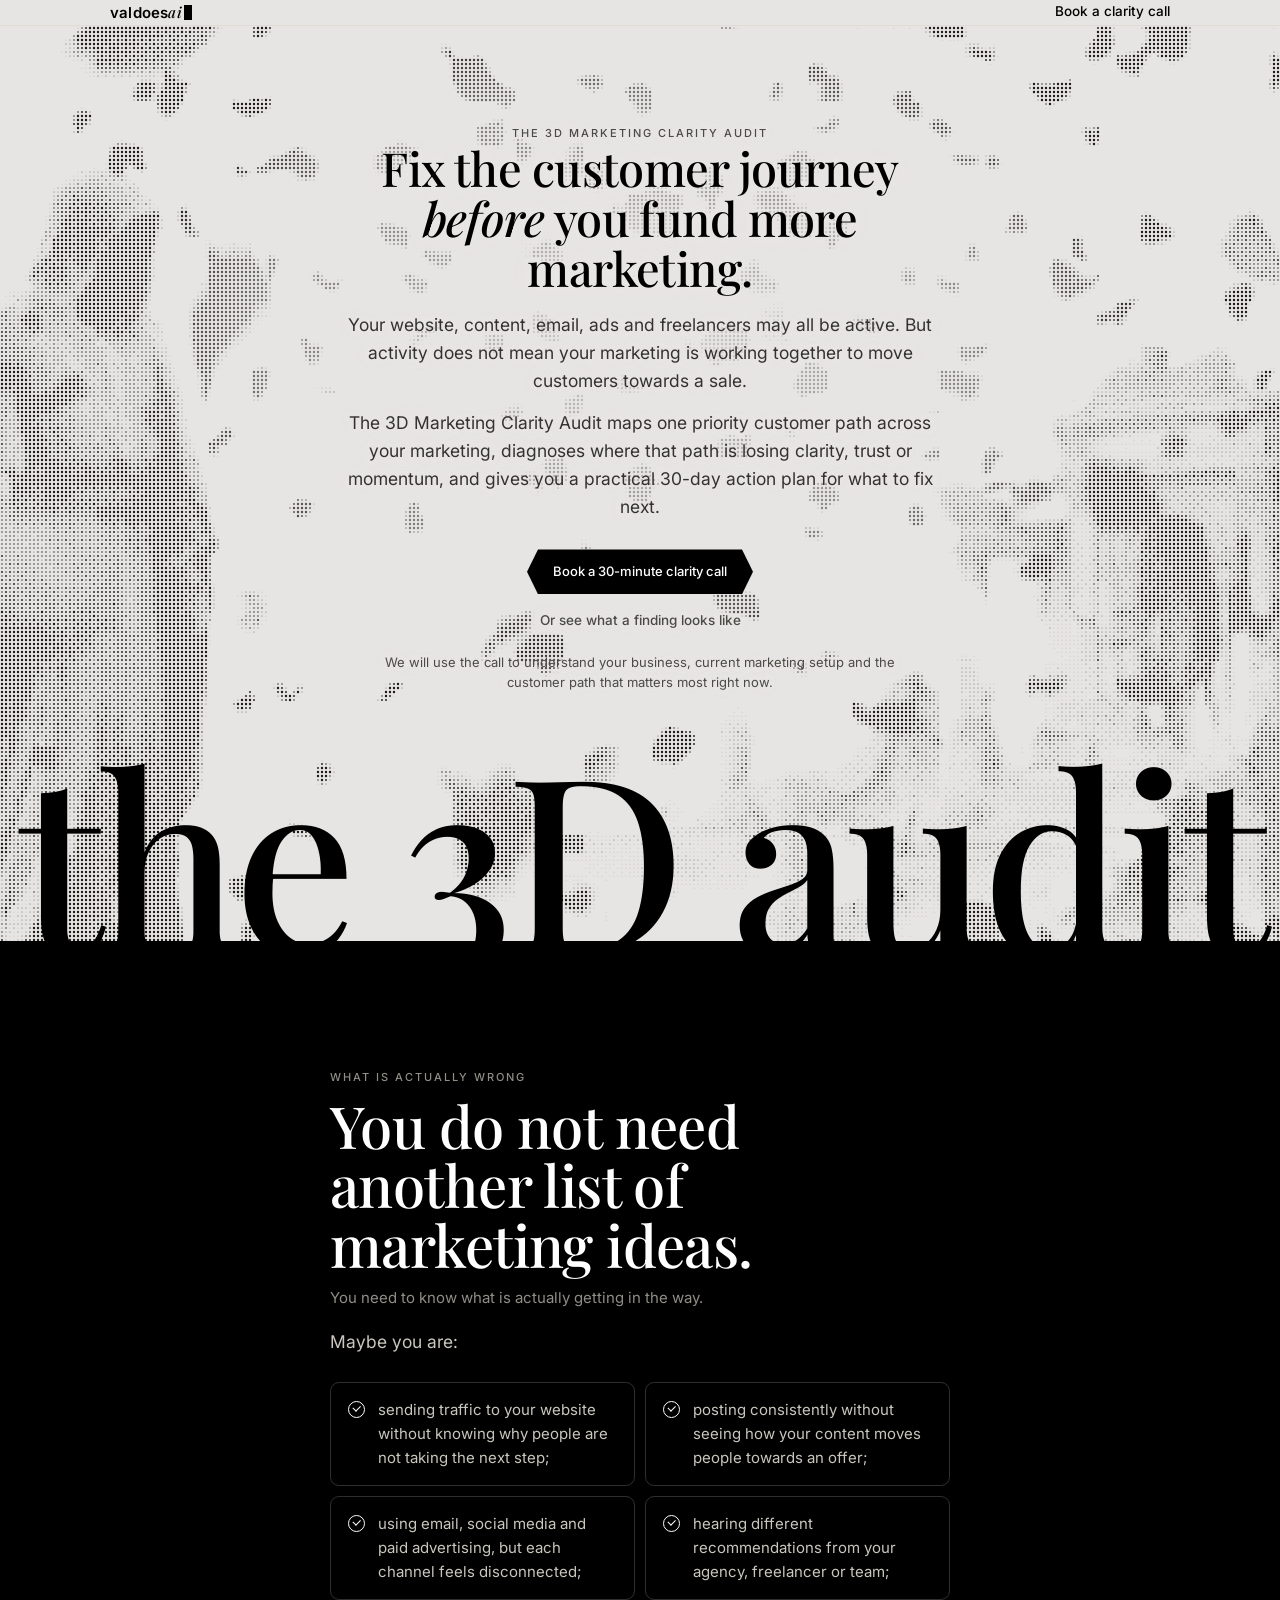
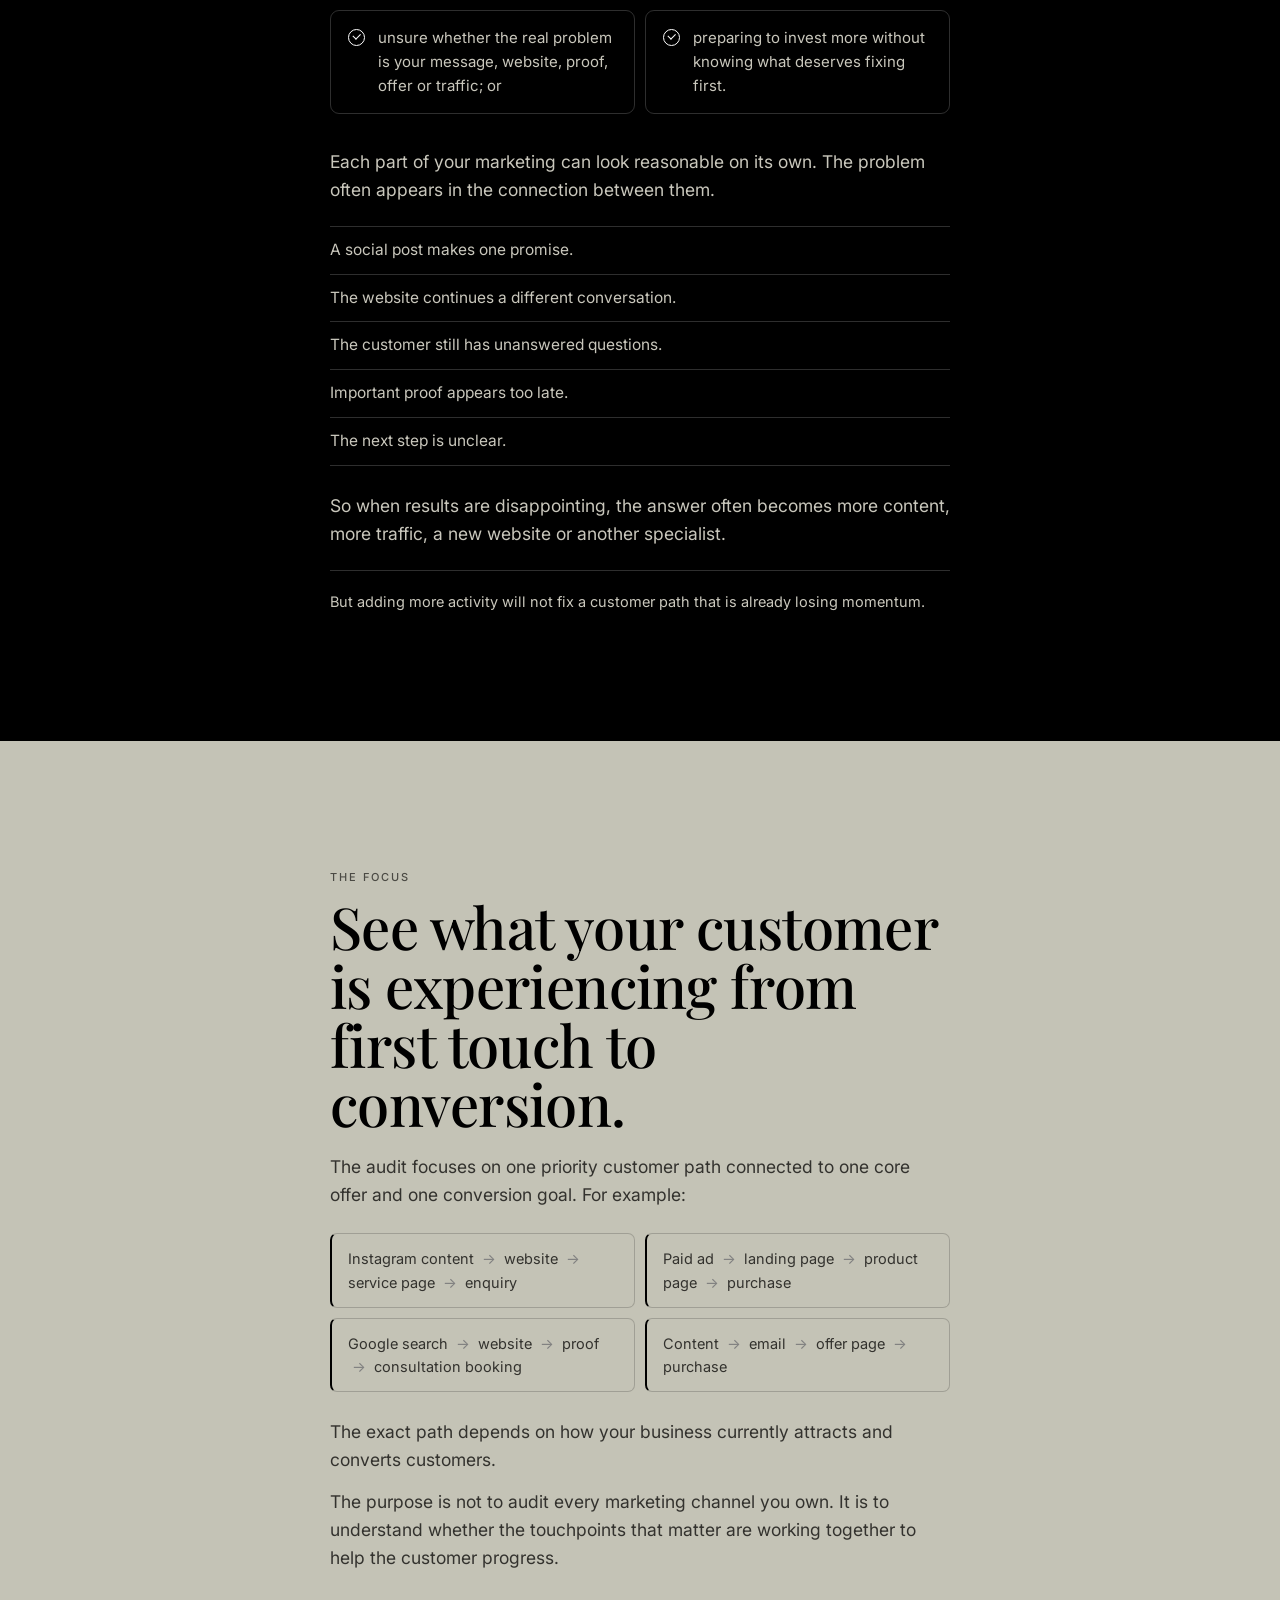
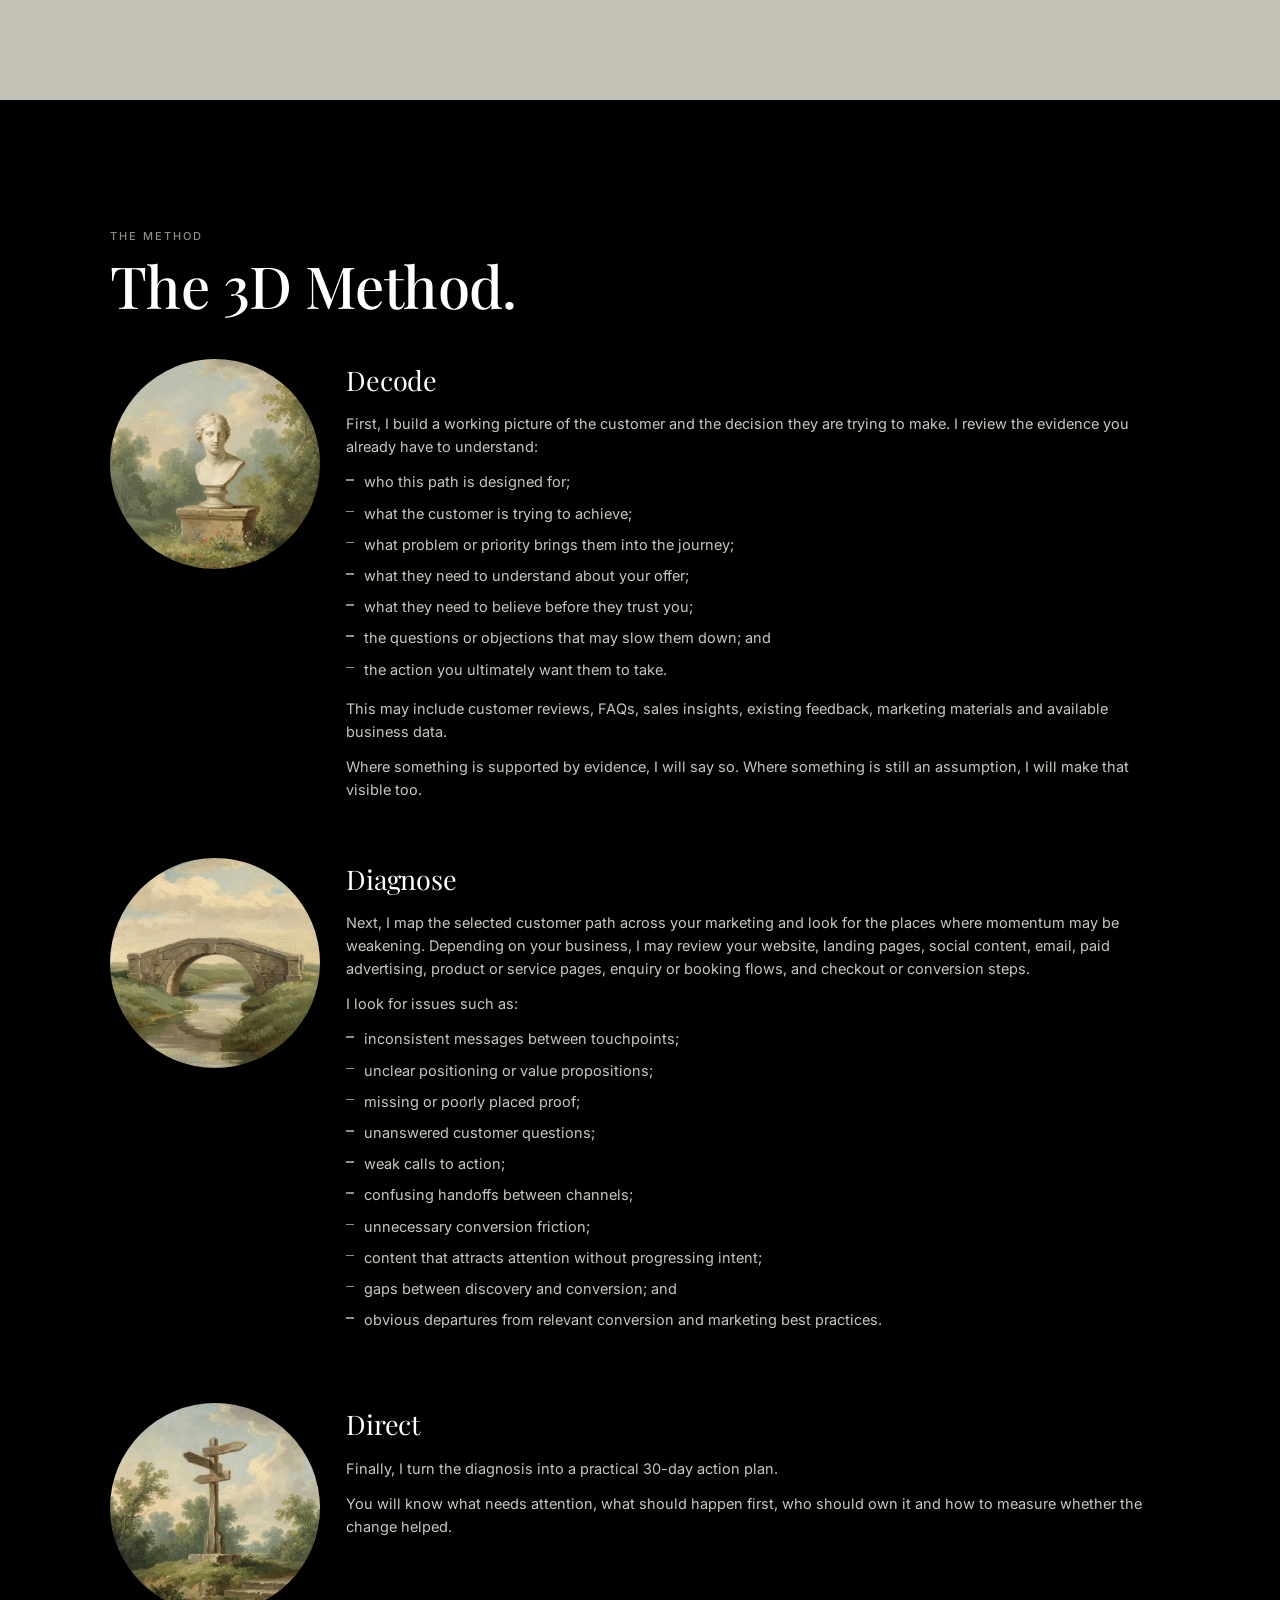
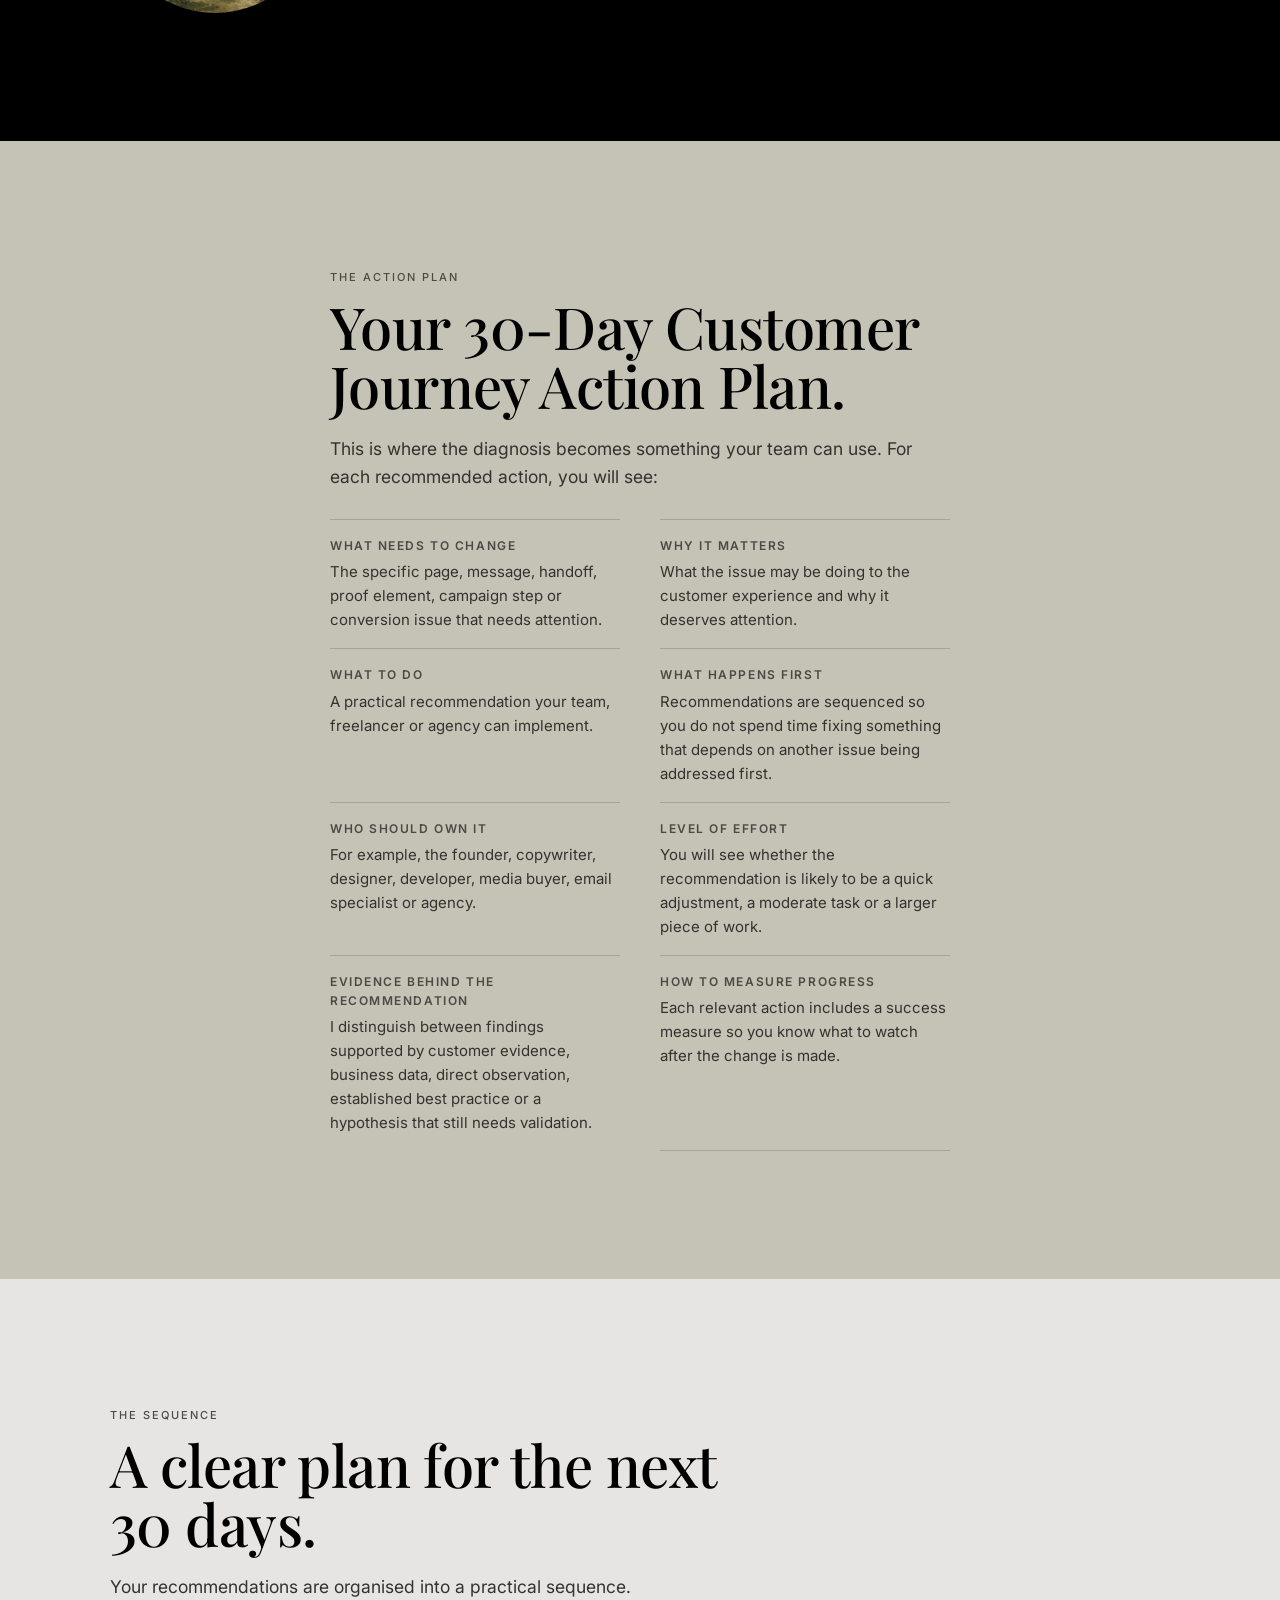
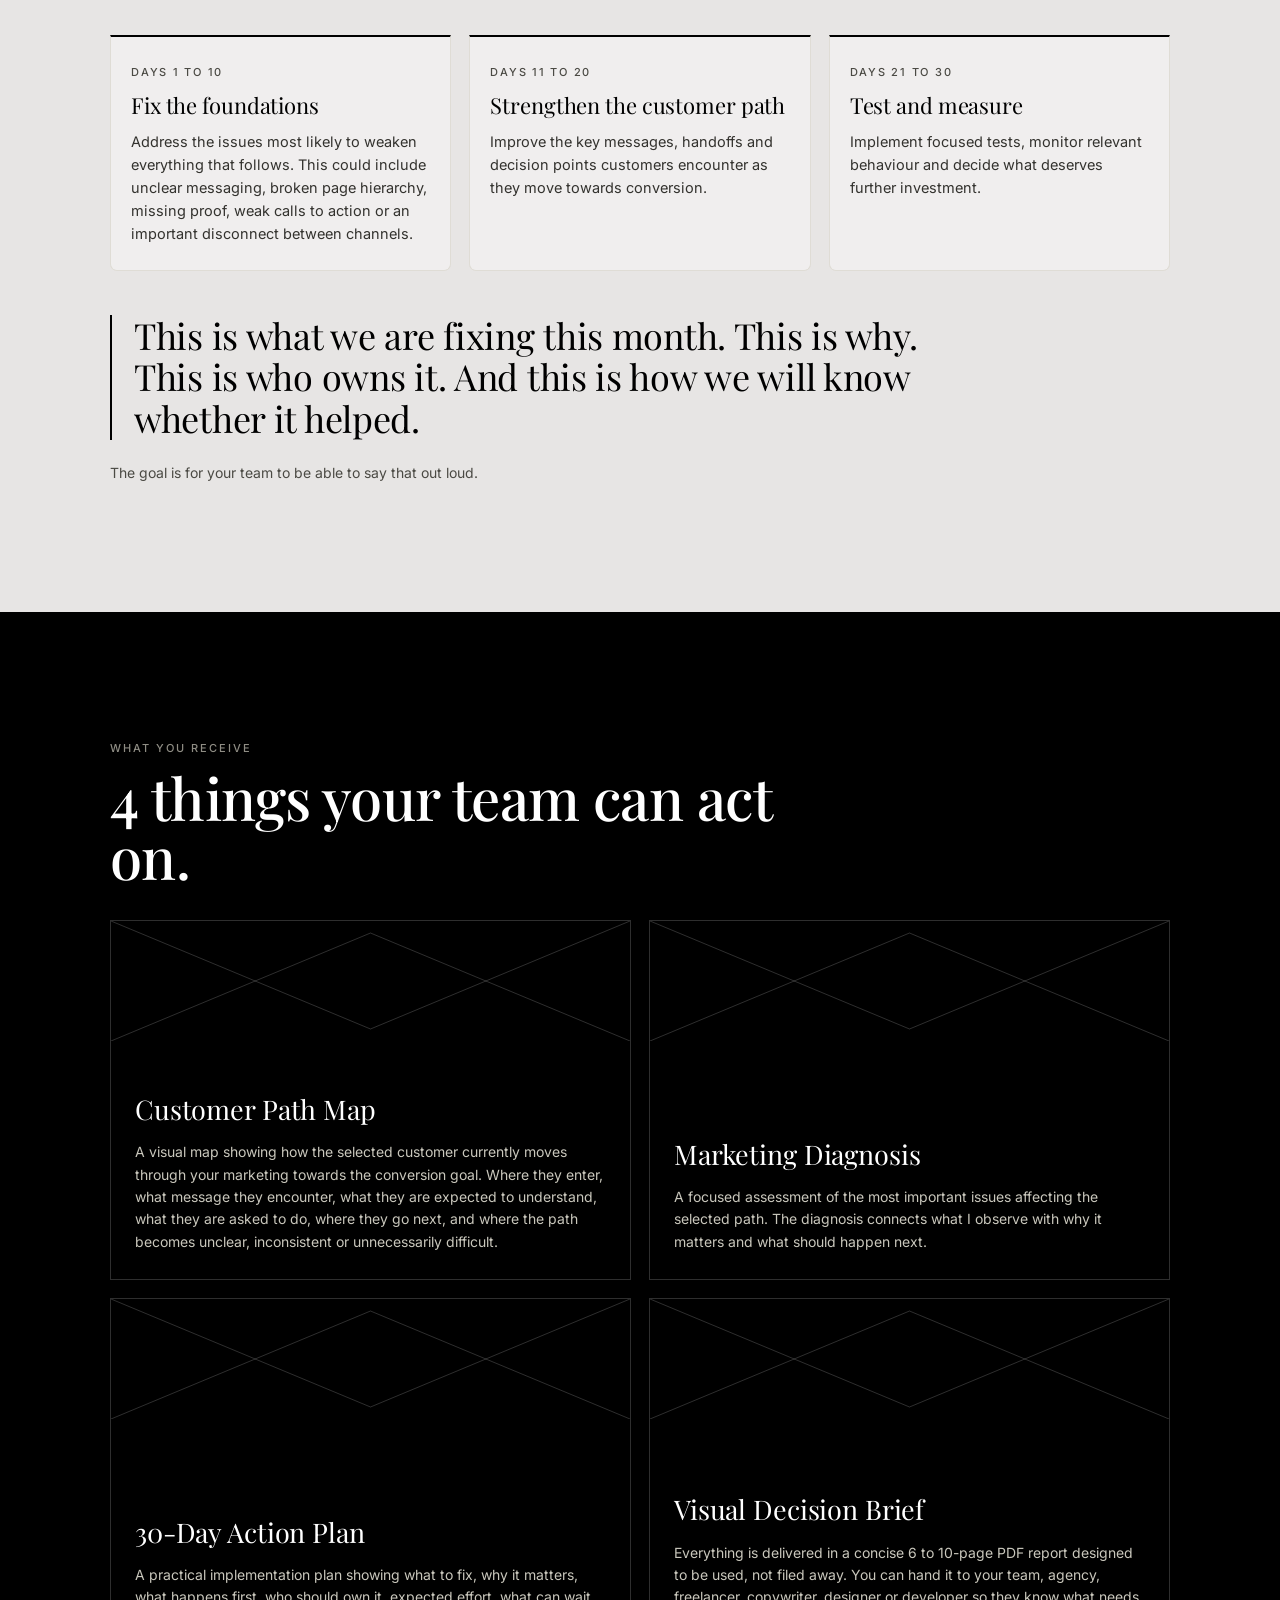
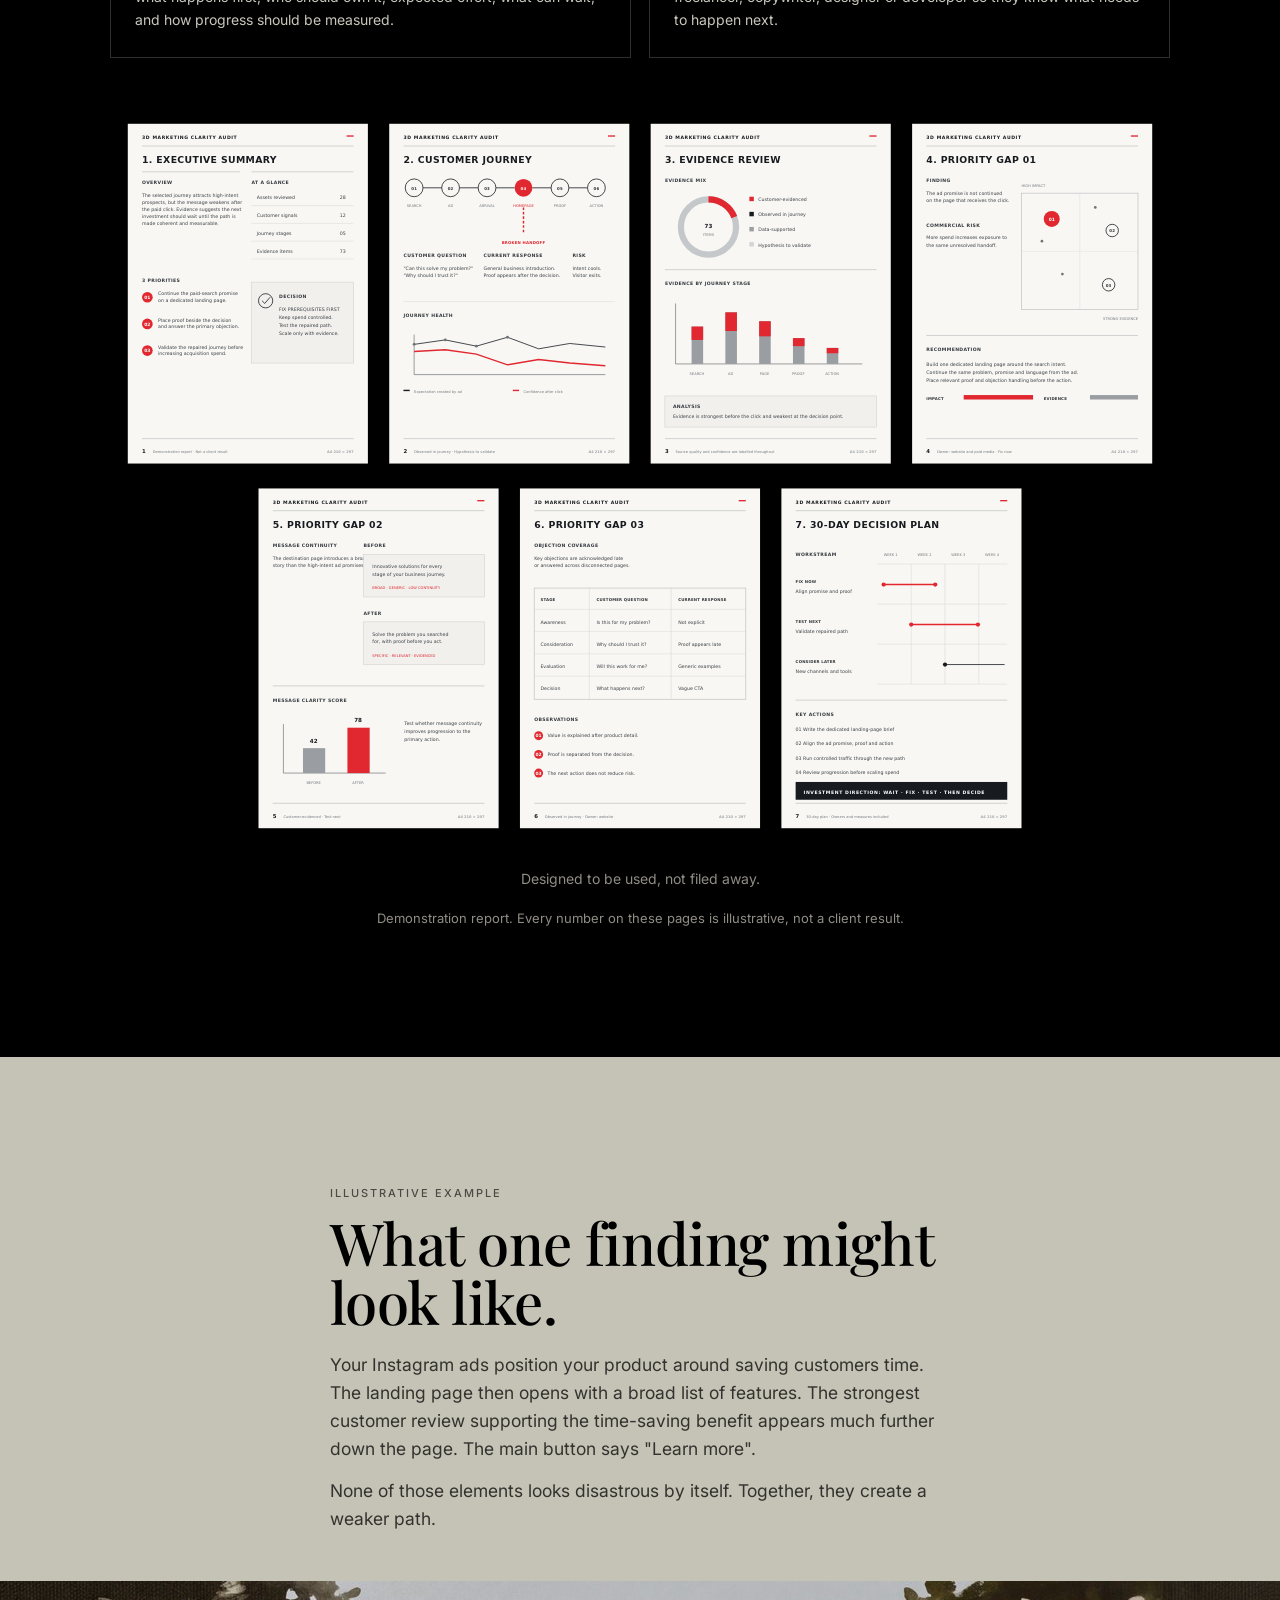
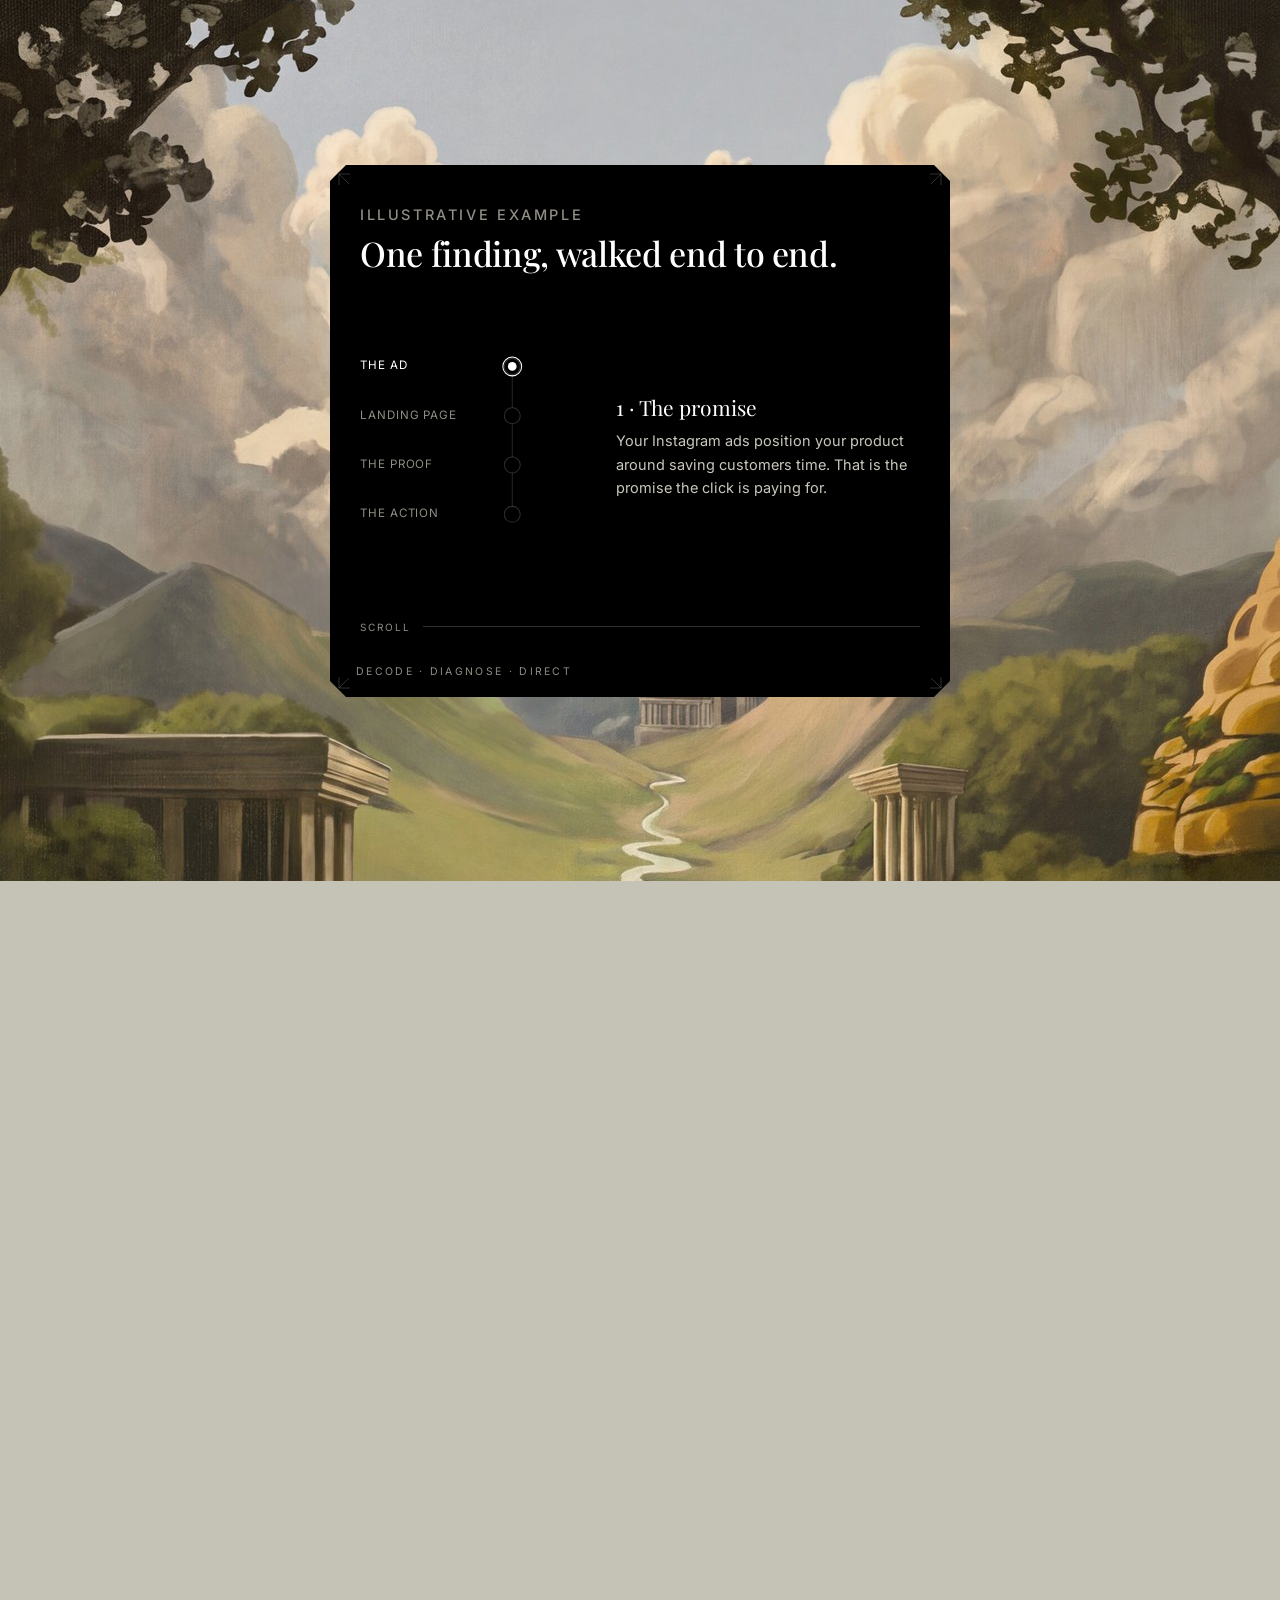
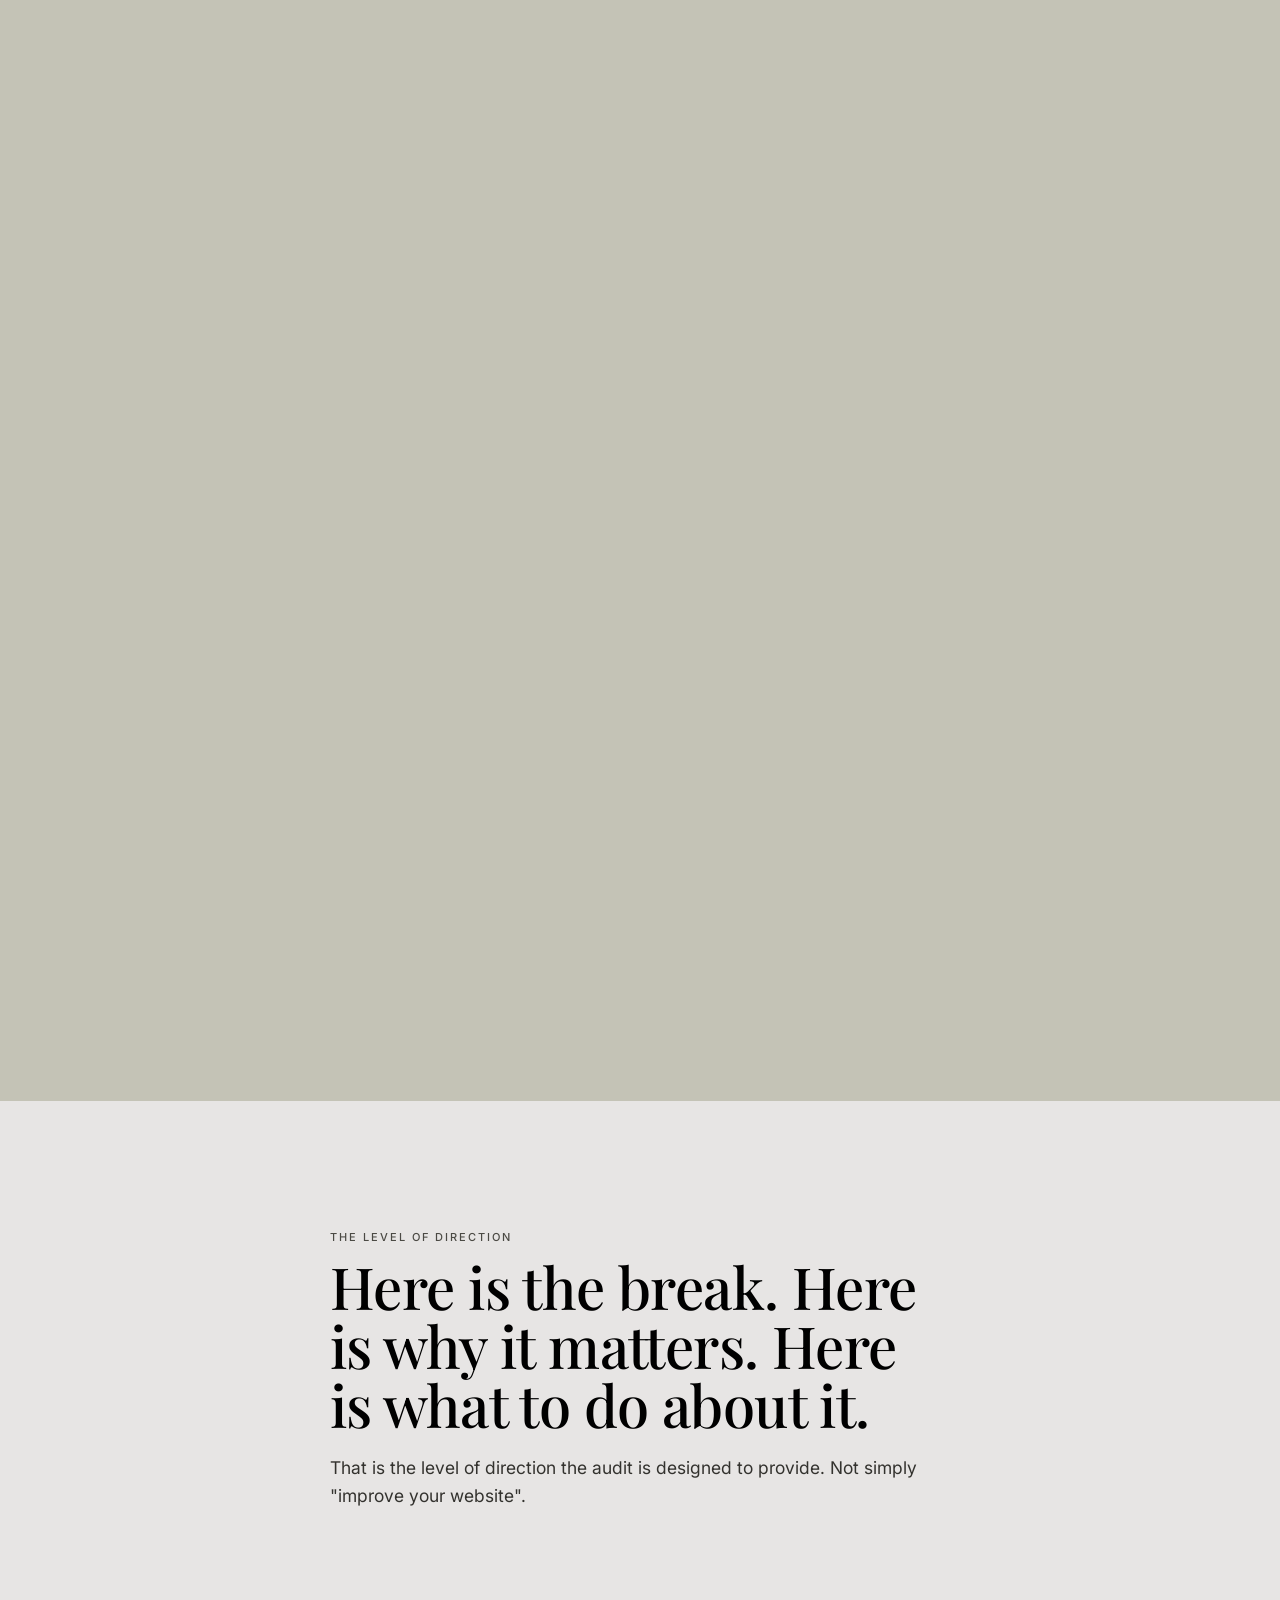
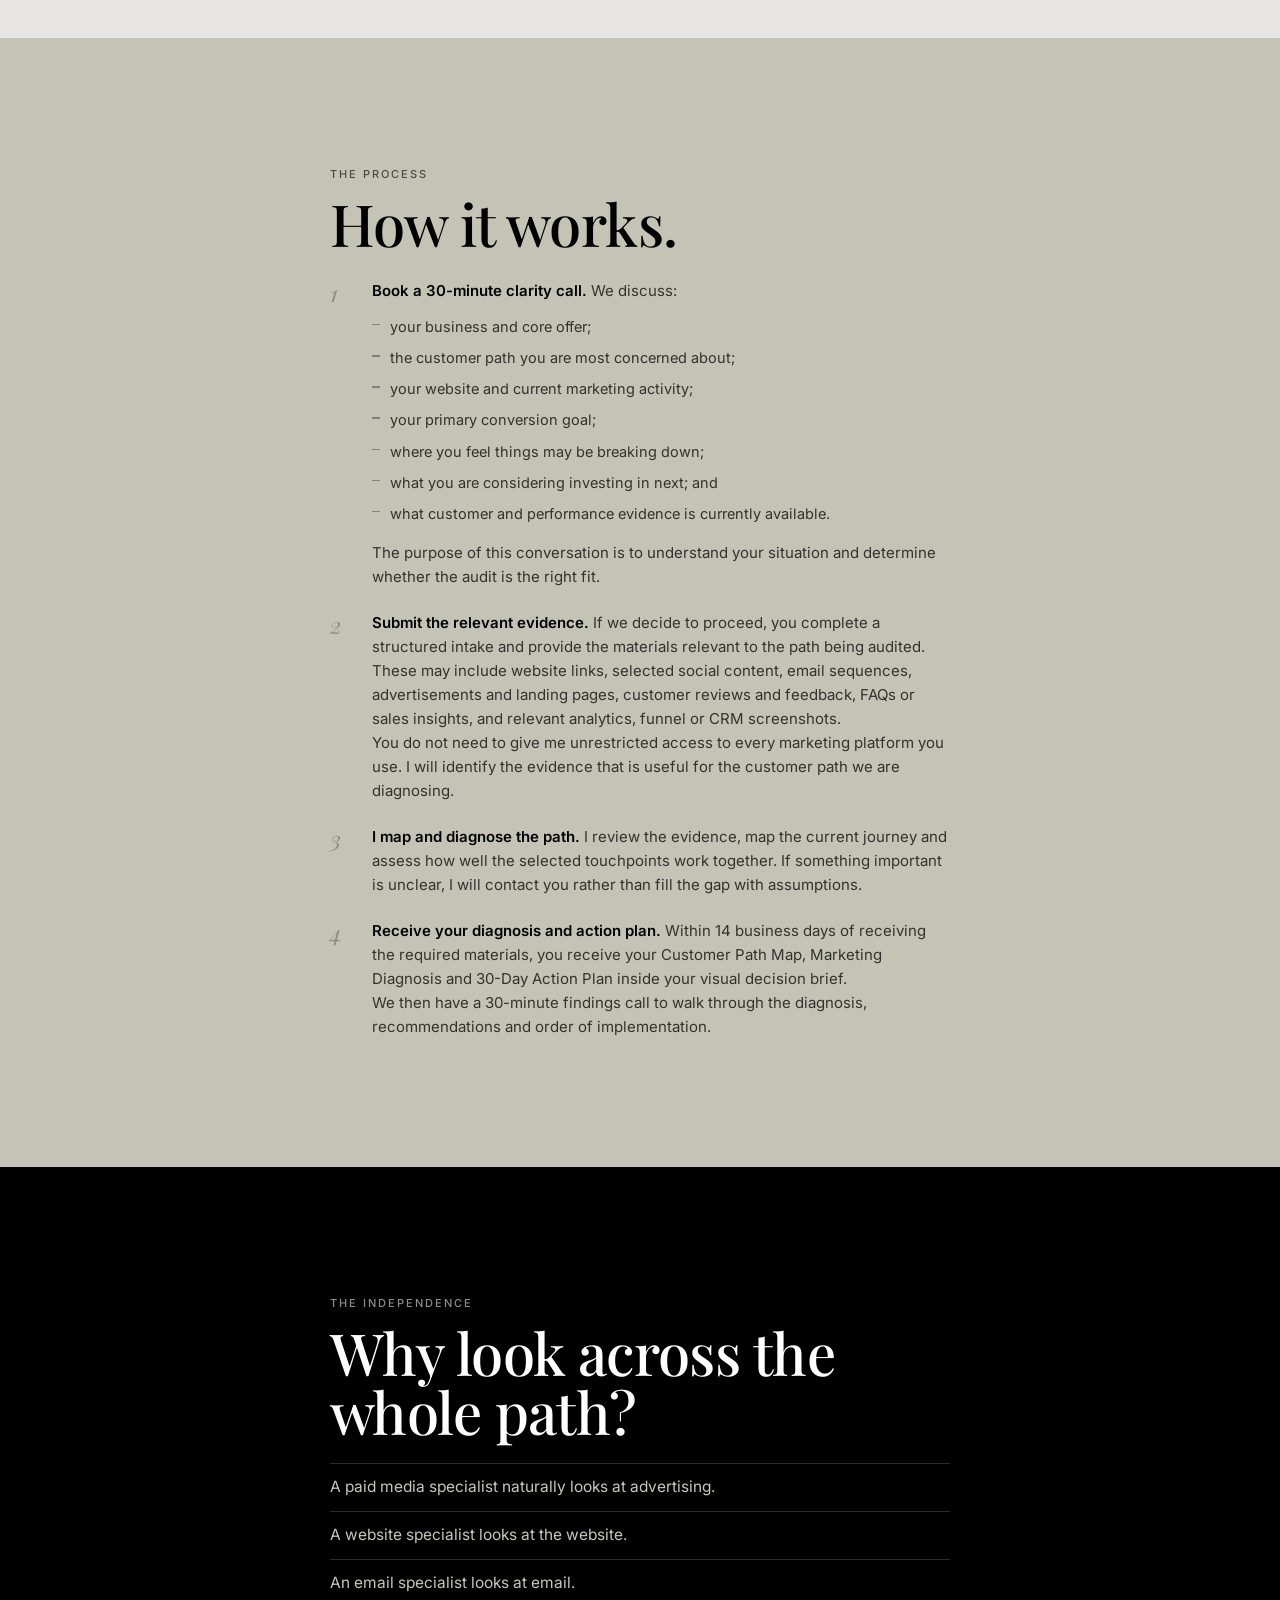
<file: index.html>
<!doctype html>
<html lang="en">
<head>
<meta charset="utf-8" />
<meta name="viewport" content="width=device-width, initial-scale=1" />
<title>Val | The 3D Marketing Clarity Audit</title>
<meta name="description" content="Fix the customer journey before you fund more marketing. The 3D Marketing Clarity Audit maps one priority customer path, diagnoses where it loses clarity, trust or momentum, and gives you a 30-day action plan. AUD $2,000, delivered within 14 business days." />
<link rel="icon" href="assets/favicon.png" />

<meta property="og:type" content="website" />
<meta property="og:url" content="https://valdoesmarketing.com/" />
<meta property="og:title" content="The 3D Marketing Clarity Audit" />
<meta property="og:description" content="Fix the customer journey before you fund more marketing. One priority customer path, mapped and diagnosed, with a 30-day action plan. AUD $2,000, delivered within 14 business days." />
<meta property="og:image" content="https://valdoesmarketing.com/assets/og.png" />
<meta property="og:image:width" content="1200" />
<meta property="og:image:height" content="630" />
<meta name="twitter:card" content="summary_large_image" />
<meta name="twitter:title" content="The 3D Marketing Clarity Audit" />
<meta name="twitter:description" content="Map the path. Diagnose the gaps. Fix the journey. Then decide what deserves more investment." />
<meta name="twitter:image" content="https://valdoesmarketing.com/assets/og.png" />

<link rel="preconnect" href="https://fonts.googleapis.com" />
<link rel="preconnect" href="https://fonts.gstatic.com" crossorigin />
<link href="https://fonts.googleapis.com/css2?family=Playfair+Display:ital,wght@0,400;0,500;1,400;1,500&family=Inter:wght@400;500;600&display=swap" rel="stylesheet" />

<style>
:root{
  --putty:#c4c3b6; --ink:#000000; --bone:#e7e5e4; --chalk:#ebebeb;
  --vellum:#dfdcd5; --graphite:#595855; --ash:#808080; --paper:#ffffff;
  --mut-light:#4b4a44; --mut-dark:#8f8d84; --hair-dark:rgba(255,255,255,.18);
  --wrap:1120px; --narrow:680px;
  --serif:'Playfair Display',Georgia,serif;
  --grot:'Inter',system-ui,sans-serif;
}
*{box-sizing:border-box;margin:0;padding:0}
html{scroll-behavior:smooth;-webkit-text-size-adjust:100%}
[id]{scroll-margin-top:56px}
body{background:var(--putty);color:var(--ink);font:400 15.5px/1.6 var(--grot)}
.wrap{max-width:var(--wrap);margin:0 auto;padding:0 20px}
.narrow{max-width:var(--narrow)}
/* clip, not hidden: hidden would force overflow-y to auto and trap the scroll-reveal
   transforms. Keeps the full-bleed journey art from scrolling phones sideways. */
section{padding:72px 0;overflow-x:clip}
.lift{background:var(--ink);color:var(--paper)}
.lift h2,.lift h3{color:var(--paper)}
.lift p{color:#c9c7bc}
.light{background:var(--bone)}
h1,h2{font-family:var(--serif);font-weight:500;line-height:1.02;letter-spacing:-.01em}
h2{font-size:clamp(32px,4.6vw,58px);margin:10px 0 20px}
h3{font-size:16px;font-weight:600;line-height:1.35;margin:0 0 6px;font-family:var(--grot)}
p{color:#33322e}
.lead{font-size:clamp(15.5px,1.9vw,17.5px);max-width:620px}
.lift .lead{color:#c9c7bc}
.eyebrow{font-size:11px;font-weight:500;letter-spacing:.18em;text-transform:uppercase;color:var(--mut-light)}
.lift .eyebrow{color:var(--mut-dark)}
.caption{font-size:14px;color:var(--mut-light);margin-top:22px}
.lift .caption{color:var(--mut-dark)}
.src{margin-top:14px;font-size:12.5px;color:var(--mut-light);line-height:1.5}
.lift .src{color:var(--mut-dark)}
.fineprint{font-size:13px;color:var(--mut-light);margin-top:18px}
.lift .fineprint{color:var(--mut-dark)}
.it{font-style:italic;font-family:var(--serif)}
.rule{width:44px;height:2px;background:var(--ink)}
.subline{font-size:15px;color:var(--mut-light);margin:-8px 0 18px;max-width:620px}
.lift .subline{color:var(--mut-dark)}

.btn{display:inline-block;font-family:var(--grot);font-weight:500;font-size:13px;padding:12px 26px;text-decoration:none;border:none;cursor:pointer;background:var(--ink);color:var(--paper);clip-path:polygon(11px 0,calc(100% - 11px) 0,100% 50%,calc(100% - 11px) 100%,11px 100%,0 50%);transition:opacity .15s}
.btn:hover{opacity:.75}
.lift .btn{background:var(--paper);color:var(--ink)}
.tlink{font-family:var(--grot);font-size:13.5px;font-weight:500;color:inherit;text-decoration:none;border-radius:2px;border-bottom:1px solid transparent;padding-bottom:1px}
.tlink:hover{border-bottom-color:currentColor}
.btn-row{display:flex;flex-wrap:wrap;gap:22px;margin-top:26px;align-items:center}

header{position:sticky;top:0;z-index:50;background:var(--bone);border-bottom:1px solid var(--vellum)}
.head-row{display:flex;align-items:center;justify-content:space-between;padding:12px 20px}
.mark{font-family:var(--grot);font-weight:600;font-size:15px;color:var(--ink);text-decoration:none;letter-spacing:.2px}
.mark .tw{font-style:italic;font-family:var(--serif);font-weight:500}
.caret{display:inline-block;width:8px;height:15px;background:var(--ink);vertical-align:-2px;margin-left:2px;opacity:0}
.typing .caret{opacity:1;animation:blink 1.05s steps(1) infinite}
@keyframes blink{50%{opacity:0}}

.hero{background:var(--bone);min-height:96svh;display:flex;flex-direction:column;justify-content:space-between;padding:0;overflow:hidden;position:relative}
.hero-dither{position:absolute;inset:0;width:100%;height:100%;pointer-events:none}
.hero::after{content:"";position:absolute;inset:0;pointer-events:none;background:radial-gradient(ellipse 56% 50% at 50% 34%,rgba(231,229,228,.9) 0%,rgba(231,229,228,.48) 52%,rgba(231,229,228,0) 72%)}
/* Phone scrim sits lower and lighter than it used to: the hooded head now clears the headline,
   so the wash only has to protect the text block, not bleach the whole figure. */
@media (max-width:720px){.hero::after{background:radial-gradient(ellipse 118% 58% at 50% 44%,rgba(231,229,228,.75) 0%,rgba(231,229,228,.53) 56%,rgba(231,229,228,0) 86%)}}
.hero .wrap,.hero .giant{position:relative;z-index:1}
.hero .wrap>*{text-shadow:0 0 5px var(--bone),0 0 12px rgba(231,229,228,.85),0 0 20px rgba(231,229,228,.6)}
.hero .btn{text-shadow:none}
.hero .wrap{text-align:center;display:flex;flex-direction:column;align-items:center;padding-top:11svh;padding-bottom:24px}
.hero-h1{font-family:var(--serif);font-weight:500;font-size:clamp(28px,3.9vw,47px);line-height:1.07;letter-spacing:-.012em;max-width:19ch}
.hero .lead{margin-top:18px}
.hero .btn-row{margin-top:28px;gap:16px;flex-direction:column}
.hero .tlink{color:var(--mut-light)}
.undernote{margin-top:18px;font-size:13px;line-height:1.55;color:var(--mut-light);max-width:560px}
.loss{margin-top:22px;padding-top:20px;border-top:1px solid rgba(0,0,0,.2);font-size:14.5px;line-height:1.55;color:#33322e;max-width:620px}
.lift .loss{border-top-color:var(--hair-dark);color:#c9c7bc}
.giant{font-family:var(--serif);font-weight:500;font-size:clamp(52px,19vw,330px);line-height:.8;letter-spacing:-.03em;color:var(--ink);white-space:nowrap;text-align:center;margin:40px 0 -10px;margin-left:50%;transform:translateX(-50%);user-select:none;pointer-events:none;width:max-content;padding-bottom:.36em}
/* line-height:.8 lets the glyphs hang below their own line box, so the hero's bottom edge was
   slicing the wordmark. On a phone that ate a third of the letterform. The padding lifts the
   text off the edge; desktop keeps its deliberate bleed. */
@media(min-width:640px){.giant{padding-bottom:0}}

.symptoms{display:grid;gap:10px;margin-top:26px}
.sym{display:flex;gap:13px;align-items:flex-start;border:1px solid var(--hair-dark);border-radius:9px;padding:15px 17px}
.tick{flex:0 0 auto;width:17px;height:17px;margin-top:3px;border-radius:50%;border:1.5px solid var(--paper);position:relative}
.tick::after{content:"";position:absolute;left:4px;top:3.5px;width:6px;height:3.5px;border-left:1.5px solid var(--paper);border-bottom:1.5px solid var(--paper);transform:rotate(-45deg)}
.sym .t{color:#c9c7bc;font-size:15px}

.journey-intro{background:var(--putty);padding:72px 0 34px}
.journey{background:var(--putty);padding:0 0 72px}
.j-stage{padding:0 20px}
.auditbox{position:relative;background:var(--ink);color:var(--paper);max-width:820px;margin:0 auto;padding:40px 34px 52px;clip-path:polygon(16px 0,calc(100% - 16px) 0,100% 16px,100% calc(100% - 16px),calc(100% - 16px) 100%,16px 100%,0 calc(100% - 16px),0 16px)}
.cnr{position:absolute;width:30px;height:30px;pointer-events:none}
.cnr svg{width:100%;height:100%;stroke:var(--hair-dark);stroke-width:1;fill:none}
.cnr.tl{top:8px;left:8px}
.cnr.tr{top:8px;right:8px;transform:scaleX(-1)}
.cnr.bl{bottom:8px;left:8px;transform:scaleY(-1)}
.cnr.br{bottom:8px;right:8px;transform:scale(-1)}
.ab-tag{position:absolute;left:26px;bottom:16px;font-size:10.5px;letter-spacing:.22em;text-transform:uppercase;color:var(--mut-dark)}
.ab-head .eyebrow{color:var(--mut-dark)}
.ab-head h2{font-size:clamp(24px,3.2vw,34px);color:var(--paper)}
.ab-head p{color:#c9c7bc;font-size:14.5px;margin-top:8px;max-width:520px}
.auditbox .btn{background:var(--paper);color:var(--ink)}
.scenes{display:grid;gap:46px;margin-top:30px}
.scene{margin:0}
/* Words live in the figcaption, not the SVG: HTML text scales with the viewport, SVG text
   scales with the viewBox and went down to 5px on a phone. The cap keeps the stage labels
   from ballooning inside the wide desktop panel. */
.scene svg{display:block;width:100%;max-width:390px;height:auto;margin:0 auto}
.scene figcaption{margin-top:14px;font-size:14.5px;color:#c9c7bc;max-width:540px}
.scene figcaption .cap{display:block;font-family:var(--serif);font-size:21px;color:var(--paper);margin-bottom:5px;letter-spacing:-.005em}
.scene .rec{display:block;margin-top:10px;font-size:12.5px;color:var(--mut-dark)}
.scene .btn{display:block;width:fit-content;margin-top:16px}
.sv-line{stroke:var(--paper);stroke-width:1.4;fill:none}
.sv-hair{stroke:var(--hair-dark);stroke-width:1.2;fill:none}
.sv-trace{stroke:var(--paper);stroke-width:2;fill:none}
.sv-dot{fill:var(--paper)}
.sv-band{fill:rgba(255,255,255,.07)}
.sv-dash{stroke:var(--ash);stroke-width:1.2;stroke-dasharray:3 5;fill:none}
.sv-dim{opacity:.3}
.sv-stage{fill:var(--mut-dark);font-family:var(--grot);font-size:12px;letter-spacing:.13em}
.sv-stage.lit{fill:var(--paper)}
.pulse{stroke:var(--paper);fill:none;stroke-width:1.4}
.j-art{display:block;width:100%;max-height:62svh;object-fit:cover;object-position:50% 16%;margin-bottom:40px}
.j-hint{display:none}
.js .journey{height:480svh;padding:0}
.js .j-stage{position:sticky;top:0;height:100svh;overflow:hidden;display:flex;align-items:center;justify-content:center;padding:0 20px}
.js .j-art{position:absolute;left:50%;top:0;transform:translate(-50%,0);width:max(100vw,60svh);max-height:none;height:auto;margin:0;will-change:transform}
.js .journey .auditbox{position:relative;width:min(620px,100%);max-height:92svh;overflow-y:auto;padding:30px 30px 62px}
.js .journey .ab-head p:not(.eyebrow){display:none}
.js .journey .scenes{margin-top:18px}
.js .journey .scene{grid-area:1/1;opacity:0;transition:opacity .5s;pointer-events:none}
.js .journey .scene.on{opacity:1;pointer-events:auto}
.js .journey .scene.on .pulse{animation:pulse 2s ease-out infinite}
@keyframes pulse{0%{stroke-opacity:1;r:13}70%{stroke-opacity:0;r:24}100%{stroke-opacity:0;r:24}}
.js .j-hint{display:flex;align-items:center;gap:12px;margin-top:20px}
.j-hint span{font-size:10px;letter-spacing:.2em;text-transform:uppercase;color:var(--mut-dark)}
.j-bar{flex:1;height:1px;background:var(--hair-dark);position:relative}
.j-bar i{position:absolute;left:0;top:-0.5px;height:2px;width:0;background:var(--paper)}

.outlist{list-style:none;display:grid;gap:10px;margin-top:26px}
.outlist li{display:flex;gap:11px;align-items:flex-start;font-size:15.5px;color:#33322e}
/* 1 list marker for the whole page: the same dash .plist uses. The fit columns used to pair a
   radio dot against a dash, which read as 2 unrelated lists sitting side by side. */
.li-yes::before,.li-no::before{content:"";flex:0 0 auto;width:13px;height:1.5px;margin-top:11px;background:var(--ash)}
.lift .li-yes::before,.lift .li-no::before{background:var(--mut-dark)}


.fgrid{display:grid;gap:18px;margin-top:34px}
.fcard{position:relative;border:1px solid var(--hair-dark);padding:150px 24px 26px;min-height:360px;display:flex;flex-direction:column;justify-content:flex-end}
.fcard .fdeco{position:absolute;left:0;right:0;top:0;height:120px;width:100%}
.fcard .fdeco path{stroke:var(--hair-dark);fill:none;vector-effect:non-scaling-stroke}
.fcard .cap{font-family:var(--serif);font-weight:400;font-size:27px;color:var(--paper);letter-spacing:-.005em;margin-bottom:10px}
.fcard p{font-size:14px;color:#c9c7bc}

/* 7 A4 pages side by side is a landscape composition. Below ~600px the pages would be 45px
   wide, so the figure scrolls inside itself rather than shrinking past legibility. min-width
   never binds on desktop. */
.repro{margin:48px 0 10px;overflow-x:auto}
.repro img{display:block;width:100%;min-width:580px;height:auto}

.circ{width:190px;height:190px;border-radius:50%;object-fit:cover;display:block;margin:18px auto 16px}


.cols2{display:grid;gap:30px;margin-top:28px}
.cols2 h3{font-size:12px;letter-spacing:.16em;text-transform:uppercase;font-weight:500}
.h3-pos{color:var(--ink)}
.h3-neg{color:var(--mut-light)}
.cols2 ul{list-style:none;margin-top:14px;display:grid;gap:10px}
.cols2 li{display:flex;gap:11px;align-items:flex-start;font-size:15px;color:#33322e}

.numlist{list-style:none;margin-top:26px;display:grid;gap:22px}
.numlist li{display:flex;gap:16px;align-items:flex-start}
.numlist .no{font-family:var(--serif);font-style:italic;font-size:23px;color:var(--mut-dark);line-height:1.2;min-width:26px}
.numlist p{font-size:15px}
.numlist .who{display:block;margin-top:7px;font-size:12.5px;color:var(--mut-light)}
.lift .numlist .who{color:var(--mut-dark)}





/* Short declarative lines that read as a stack, not a bulleted list. */
.beats{list-style:none;margin:22px 0 26px;display:grid}
.beats li{padding:11px 0;border-top:1px solid var(--hair-dark);font-size:15.5px;color:#c9c7bc}
.beats li:last-child{border-bottom:1px solid var(--hair-dark)}

.plist{list-style:none;margin:12px 0 16px;display:grid;gap:8px}
.plist li{position:relative;padding-left:18px;font-size:14.5px;color:#c9c7bc}
.plist li::before{content:"";position:absolute;left:0;top:9px;width:8px;height:1.5px;background:var(--mut-dark)}
.lift .plist li{color:#c9c7bc}
section:not(.lift) .plist li{color:#33322e}
section:not(.lift) .plist li::before{background:var(--ash)}

.paths{list-style:none;margin:24px 0 26px;display:grid;gap:10px}
.paths li{border:1px solid rgba(0,0,0,.18);border-left:2px solid var(--ink);border-radius:7px;padding:13px 16px;font-size:14.5px;color:#33322e}
.paths i{font-style:normal;color:var(--ash);padding:0 4px}

.method{display:grid;gap:56px;margin-top:44px}
.mblock{display:grid;gap:22px;align-items:start}
.mart .circ{margin:0}
.mbody .cap{font-family:var(--serif);font-weight:400;font-size:27px;color:var(--paper);letter-spacing:-.005em;margin-bottom:10px}
.mbody p{font-size:14.5px;margin-bottom:12px}
.mbody p:last-child{margin-bottom:0}

.spec{display:grid;gap:0;margin-top:28px}
.spec>div{padding:16px 0;border-top:1px solid rgba(0,0,0,.16)}
.spec>div:last-child{border-bottom:1px solid rgba(0,0,0,.16)}
.spec dt{font-size:12px;font-weight:600;letter-spacing:.13em;text-transform:uppercase;color:var(--mut-light);margin-bottom:5px}
.spec dd{font-size:15px;color:#33322e}

.phases{display:grid;gap:18px;margin-top:34px}
.phase{border:1px solid var(--vellum);border-top:2px solid var(--ink);border-radius:0 0 7px 7px;padding:22px 20px 24px;background:rgba(255,255,255,.35)}
.pday{font-size:11px;font-weight:500;letter-spacing:.16em;text-transform:uppercase;color:var(--mut-light)}
.phase h3{font-family:var(--serif);font-weight:400;font-size:22px;letter-spacing:-.005em;margin:7px 0 9px}
.phase p{font-size:14.5px}

.pull{font-family:var(--serif);font-weight:400;font-size:clamp(23px,3.1vw,36px);line-height:1.16;letter-spacing:-.008em;color:var(--ink);border-left:2px solid var(--ink);padding-left:22px;margin-top:44px;max-width:820px}

.numlist>li>div{flex:1}
.numlist strong{font-weight:600;color:var(--ink)}
.lift .numlist strong{color:var(--paper)}

.sv-node{fill:none;stroke:var(--hair-dark);stroke-width:1.4}
.sv-bar{fill:rgba(255,255,255,.28)}
.sv-barlit{fill:var(--paper)}

.panelsec{background:url('assets/painting-panel.jpg') center/cover no-repeat;padding:120px 0}
.offer-card{background:var(--ink);color:var(--paper);padding:34px 30px;margin:0 auto;max-width:560px;clip-path:polygon(18px 0,calc(100% - 18px) 0,100% 18px,100% calc(100% - 18px),calc(100% - 18px) 100%,18px 100%,0 calc(100% - 18px),0 18px)}
.offer-card p{color:#c9c7bc}
.offer-card .eyebrow{color:var(--mut-dark)}
.offer-card h2{color:var(--paper);font-size:clamp(28px,3.6vw,40px)}
.inc{list-style:none;margin:18px 0 6px;display:grid;gap:10px}
.inc li{display:flex;gap:11px;align-items:flex-start;font-size:14.5px;color:#c9c7bc}
.inc li::before{content:"";flex:0 0 auto;width:13px;height:1.5px;margin-top:11px;background:var(--mut-dark)}
.split{border-top:1px solid var(--hair-dark);margin-top:22px;padding-top:18px;font-size:13.5px;color:var(--mut-dark)}
.offer-card .btn{background:var(--paper);color:var(--ink)}
.offer-card .tlink{color:#c9c7bc}


.final{background:var(--chalk);text-align:center}
.final h2{font-size:clamp(34px,5.4vw,68px);text-transform:uppercase;letter-spacing:.005em}
.final h2 .it{text-transform:lowercase;font-weight:400}
.final .lead{margin:14px auto 0}
.final .btn-row{justify-content:center}
.final .undernote{margin-left:auto;margin-right:auto}
.hero-terms{margin-top:24px;font-size:13px;color:var(--mut-light);letter-spacing:.02em}
footer{background:var(--chalk);border-top:1px solid var(--vellum);padding:24px 0}
.foot-row{display:flex;justify-content:space-between;font-size:13px;color:var(--mut-light)}
footer a{color:var(--mut-light);text-decoration:none}
footer a:hover{color:var(--ink)}

.js .rev{opacity:0;transform:translateY(12px)}
.js .rev.in{opacity:1;transform:none;transition:opacity .6s,transform .6s cubic-bezier(.22,.8,.24,1)}

/* Touch: grow the small inline links to a ~44px hit area. Padding on an inline element
   extends the hit box without moving a single line of layout. */
@media(pointer:coarse){
  .tlink,.foot-row a,.mark,.src a{padding-block:13px}
}

/* Phone, pinned panel only. The box is capped at 92svh and the scene content ran 832px into a
   776px box, so the tail of every caption was cut and .ab-tag, being absolutely positioned in a
   scrolling container, landed on top of the SCROLL bar. Everything below buys that 56px back. */
@media(max-width:639px){
  .js .journey .auditbox{padding:24px 22px 24px}
  .js .journey .ab-tag{position:static;display:block;margin-top:12px;left:auto;bottom:auto}
  .js .journey .ab-head h2{font-size:22px;margin:6px 0 12px}
  .js .journey .scenes{margin-top:12px}
  /* the diagram tracks viewport height, so a short phone shrinks it instead of clipping */
  .js .journey .scene svg{max-width:min(246px,29svh)}
  .js .journey .scene figcaption{font-size:14px}
  .js .journey .scene figcaption .cap{font-size:19px;margin-bottom:3px}
  .js .journey .scene .btn{margin-top:13px}
  .js .j-hint{margin-top:14px}
}

/* Short phones. Under ~780px tall the panel title is the first thing to go: the section already
   carries the same heading in the band above, so the panel loses nothing a reader has not read. */
@media(max-width:639px) and (max-height:780px){
  .js .journey .ab-head h2{display:none}
  .js .journey .ab-head .eyebrow{margin-bottom:2px}
}
@media(max-width:639px) and (max-height:700px){
  .js .journey .auditbox{padding:18px 18px 18px}
  .js .journey .scene figcaption{font-size:13.5px;line-height:1.5}
  .js .journey .scene figcaption .cap{font-size:18px}
  .js .journey .scene{gap:14px}
  .js .journey .scene svg{max-width:min(246px,25svh)}
  .js .journey .ab-tag{margin-top:8px}
  .js .j-hint{margin-top:10px}
}

@media(min-width:640px){
  .wrap{padding:0 30px}
  section{padding:96px 0}
  .journey-intro{padding:96px 0 40px}
  .journey{padding:0 0 96px}
  .symptoms{grid-template-columns:1fr 1fr}
  .cols2{grid-template-columns:1fr 1fr}
  .fgrid{grid-template-columns:1fr 1fr}
  .mblock{grid-template-columns:200px 1fr;gap:36px}
  .phases{grid-template-columns:1fr 1fr 1fr}
  .paths{grid-template-columns:1fr 1fr}
  .spec{grid-template-columns:1fr 1fr;column-gap:40px}
  /* Pinned panel only: diagram beside the caption. Stacked, scene 2 and 3 run past 92svh on a
     720px-tall laptop and the box has to scroll inside itself. */
  .js .journey .scene{display:flex;gap:24px;align-items:center}
  .js .journey .scene svg{flex:0 0 232px;max-width:232px;margin:0}
  /* the narrower box renders the same viewBox smaller, so the stage labels need the units back */
  .js .journey .scene .sv-stage{font-size:16px;letter-spacing:.08em}
  .js .journey .scene figcaption{margin-top:0}
}
@media(min-width:900px){
  section{padding:128px 0}
  .journey-intro{padding:128px 0 48px}
  .journey{padding:0 0 128px}
  .circ{width:210px;height:210px}
}
@media(prefers-reduced-motion:reduce){
  html{scroll-behavior:auto}
  *{transition:none!important;animation:none!important}
  .js .rev{opacity:1!important;transform:none!important}
  .mark .caret{display:none}
}
</style>
</head>
<body>

<header>
  <div class="wrap head-row">
    <a href="#top" class="mark" id="mark">valdoes<span class="tw" id="tw">marketing</span><span class="caret"></span></a>
    <a href="https://calendly.com/valeriya_finogeeva/automate-your-marketing" class="tlink">Book a clarity call</a>
  </div>
</header>

<section class="hero" id="top">
  <canvas class="hero-dither" id="hero-dither" aria-hidden="true"></canvas>
  <div class="wrap">
    <p class="eyebrow">The 3D Marketing Clarity Audit</p>
    <h1 class="hero-h1">Fix the customer journey <span class="it">before</span> you fund more
      marketing.</h1>
    <p class="lead">Your website, content, email, ads and freelancers may all be active. But
      activity does not mean your marketing is working together to move customers towards a
      sale.</p>
    <p class="lead" style="margin-top:14px">The 3D Marketing Clarity Audit maps one priority customer
      path across your marketing, diagnoses where that path is losing clarity, trust or momentum,
      and gives you a practical 30-day action plan for what to fix next.</p>
    <div class="btn-row">
      <a href="https://calendly.com/valeriya_finogeeva/automate-your-marketing" class="btn">Book a 30-minute clarity call</a>
      <a href="#finding" class="tlink">Or see what a finding looks like</a>
    </div>
    <p class="undernote">We will use the call to understand your business, current marketing setup
      and the customer path that matters most right now.</p>
  </div>
  <div class="giant" aria-hidden="true">the 3D audit</div>
</section>

<section class="lift">
  <div class="wrap narrow">
    <p class="eyebrow">What is actually wrong</p>
    <h2>You do not need another list of marketing ideas.</h2>
    <p class="subline">You need to know what is actually getting in the way.</p>
    <p class="lead">Maybe you are:</p>
    <div class="symptoms">
      <div class="sym rev"><span class="tick"></span><span class="t">sending traffic to your website without knowing why people are not taking the next step;</span></div>
      <div class="sym rev"><span class="tick"></span><span class="t">posting consistently without seeing how your content moves people towards an offer;</span></div>
      <div class="sym rev"><span class="tick"></span><span class="t">using email, social media and paid advertising, but each channel feels disconnected;</span></div>
      <div class="sym rev"><span class="tick"></span><span class="t">hearing different recommendations from your agency, freelancer or team;</span></div>
      <div class="sym rev"><span class="tick"></span><span class="t">unsure whether the real problem is your message, website, proof, offer or traffic; or</span></div>
      <div class="sym rev"><span class="tick"></span><span class="t">preparing to invest more without knowing what deserves fixing first.</span></div>
    </div>
    <p class="lead" style="margin-top:34px">Each part of your marketing can look reasonable on its
      own. The problem often appears in the connection between them.</p>
    <ul class="beats">
      <li class="rev">A social post makes one promise.</li>
      <li class="rev">The website continues a different conversation.</li>
      <li class="rev">The customer still has unanswered questions.</li>
      <li class="rev">Important proof appears too late.</li>
      <li class="rev">The next step is unclear.</li>
    </ul>
    <p class="lead">So when results are disappointing, the answer often becomes more content, more
      traffic, a new website or another specialist.</p>
    <p class="loss">But adding more activity will not fix a customer path that is already losing
      momentum.</p>
  </div>
</section>

<section>
  <div class="wrap narrow">
    <p class="eyebrow">The focus</p>
    <h2>See what your customer is experiencing from first touch to conversion.</h2>
    <p class="lead">The audit focuses on one priority customer path connected to one core offer and one
      conversion goal. For example:</p>
    <ul class="paths">
      <li class="rev">Instagram content <i>&rarr;</i> website <i>&rarr;</i> service page <i>&rarr;</i> enquiry</li>
      <li class="rev">Paid ad <i>&rarr;</i> landing page <i>&rarr;</i> product page <i>&rarr;</i> purchase</li>
      <li class="rev">Google search <i>&rarr;</i> website <i>&rarr;</i> proof <i>&rarr;</i> consultation booking</li>
      <li class="rev">Content <i>&rarr;</i> email <i>&rarr;</i> offer page <i>&rarr;</i> purchase</li>
    </ul>
    <p class="lead">The exact path depends on how your business currently attracts and converts
      customers.</p>
    <p class="lead" style="margin-top:14px">The purpose is not to audit every marketing channel you
      own. It is to understand whether the touchpoints that matter are working together to help the
      customer progress.</p>
  </div>
</section>

<section class="lift" id="how">
  <div class="wrap">
    <div class="narrow" style="margin:0">
      <p class="eyebrow">The method</p>
      <h2>The 3D Method.</h2>
    </div>
    <div class="method">

      <div class="mblock rev">
        <div class="mart"><img class="circ" src="assets/icon-decode.jpg" width="640" height="640" alt="A classical marble bust in a painted garden" loading="lazy" /></div>
        <div class="mbody">
          <div class="cap">Decode</div>
          <p>First, I build a working picture of the customer and the decision they are trying to
            make. I review the evidence you already have to understand:</p>
          <ul class="plist">
            <li>who this path is designed for;</li>
            <li>what the customer is trying to achieve;</li>
            <li>what problem or priority brings them into the journey;</li>
            <li>what they need to understand about your offer;</li>
            <li>what they need to believe before they trust you;</li>
            <li>the questions or objections that may slow them down; and</li>
            <li>the action you ultimately want them to take.</li>
          </ul>
          <p>This may include customer reviews, FAQs, sales insights, existing feedback, marketing
            materials and available business data.</p>
          <p>Where something is supported by evidence, I will say so. Where something is still an
            assumption, I will make that visible too.</p>
        </div>
      </div>

      <div class="mblock rev">
        <div class="mart"><img class="circ" src="assets/icon-diagnose.jpg" width="640" height="640" alt="A painted stone footbridge over a stream" loading="lazy" /></div>
        <div class="mbody">
          <div class="cap">Diagnose</div>
          <p>Next, I map the selected customer path across your marketing and look for the places
            where momentum may be weakening. Depending on your business, I may review your website,
            landing pages, social content, email, paid advertising, product or service pages,
            enquiry or booking flows, and checkout or conversion steps.</p>
          <p>I look for issues such as:</p>
          <ul class="plist">
            <li>inconsistent messages between touchpoints;</li>
            <li>unclear positioning or value propositions;</li>
            <li>missing or poorly placed proof;</li>
            <li>unanswered customer questions;</li>
            <li>weak calls to action;</li>
            <li>confusing handoffs between channels;</li>
            <li>unnecessary conversion friction;</li>
            <li>content that attracts attention without progressing intent;</li>
            <li>gaps between discovery and conversion; and</li>
            <li>obvious departures from relevant conversion and marketing best practices.</li>
          </ul>
        </div>
      </div>

      <div class="mblock rev">
        <div class="mart"><img class="circ" src="assets/icon-direct.jpg" width="640" height="640" alt="A painted wooden signpost with 3 arms" loading="lazy" /></div>
        <div class="mbody">
          <div class="cap">Direct</div>
          <p>Finally, I turn the diagnosis into a practical 30-day action plan.</p>
          <p>You will know what needs attention, what should happen first, who should own it and
            how to measure whether the change helped.</p>
        </div>
      </div>

    </div>
  </div>
</section>

<section>
  <div class="wrap narrow">
    <p class="eyebrow">The action plan</p>
    <h2>Your 30-Day Customer Journey Action Plan.</h2>
    <p class="lead">This is where the diagnosis becomes something your team can use. For each
      recommended action, you will see:</p>
    <dl class="spec">
      <div class="rev"><dt>What needs to change</dt><dd>The specific page, message, handoff, proof
        element, campaign step or conversion issue that needs attention.</dd></div>
      <div class="rev"><dt>Why it matters</dt><dd>What the issue may be doing to the customer
        experience and why it deserves attention.</dd></div>
      <div class="rev"><dt>What to do</dt><dd>A practical recommendation your team, freelancer or
        agency can implement.</dd></div>
      <div class="rev"><dt>What happens first</dt><dd>Recommendations are sequenced so you do not
        spend time fixing something that depends on another issue being addressed first.</dd></div>
      <div class="rev"><dt>Who should own it</dt><dd>For example, the founder, copywriter,
        designer, developer, media buyer, email specialist or agency.</dd></div>
      <div class="rev"><dt>Level of effort</dt><dd>You will see whether the recommendation is
        likely to be a quick adjustment, a moderate task or a larger piece of work.</dd></div>
      <div class="rev"><dt>Evidence behind the recommendation</dt><dd>I distinguish between
        findings supported by customer evidence, business data, direct observation, established
        best practice or a hypothesis that still needs validation.</dd></div>
      <div class="rev"><dt>How to measure progress</dt><dd>Each relevant action includes a success
        measure so you know what to watch after the change is made.</dd></div>
    </dl>
  </div>
</section>

<section class="light">
  <div class="wrap">
    <div class="narrow" style="margin:0">
      <p class="eyebrow">The sequence</p>
      <h2>A clear plan for the next 30 days.</h2>
      <p class="lead">Your recommendations are organised into a practical sequence.</p>
    </div>
    <div class="phases">
      <div class="phase rev">
        <span class="pday">Days 1 to 10</span>
        <h3>Fix the foundations</h3>
        <p>Address the issues most likely to weaken everything that follows. This could include
          unclear messaging, broken page hierarchy, missing proof, weak calls to action or an
          important disconnect between channels.</p>
      </div>
      <div class="phase rev">
        <span class="pday">Days 11 to 20</span>
        <h3>Strengthen the customer path</h3>
        <p>Improve the key messages, handoffs and decision points customers encounter as they move
          towards conversion.</p>
      </div>
      <div class="phase rev">
        <span class="pday">Days 21 to 30</span>
        <h3>Test and measure</h3>
        <p>Implement focused tests, monitor relevant behaviour and decide what deserves further
          investment.</p>
      </div>
    </div>
    <p class="pull rev">This is what we are fixing this month. This is why. This is who owns it.
      And this is how we will know whether it helped.</p>
    <p class="caption">The goal is for your team to be able to say that out loud.</p>
  </div>
</section>

<section class="lift">
  <div class="wrap">
    <div class="narrow" style="margin:0">
      <p class="eyebrow">What you receive</p>
      <h2>4 things your team can act on.</h2>
    </div>
    <div class="fgrid">
      <div class="fcard rev">
        <svg class="fdeco" viewBox="0 0 100 40" preserveAspectRatio="none"><path d="M0 0 L50 36 L100 0 M0 40 L50 4 L100 40"/></svg>
        <div class="cap">Customer Path Map</div>
        <p>A visual map showing how the selected customer currently moves through your marketing
          towards the conversion goal. Where they enter, what message they encounter, what they are
          expected to understand, what they are asked to do, where they go next, and where the path
          becomes unclear, inconsistent or unnecessarily difficult.</p>
      </div>
      <div class="fcard rev">
        <svg class="fdeco" viewBox="0 0 100 40" preserveAspectRatio="none"><path d="M0 0 L50 36 L100 0 M0 40 L50 4 L100 40"/></svg>
        <div class="cap">Marketing Diagnosis</div>
        <p>A focused assessment of the most important issues affecting the selected path. The
          diagnosis connects what I observe with why it matters and what should happen next.</p>
      </div>
      <div class="fcard rev">
        <svg class="fdeco" viewBox="0 0 100 40" preserveAspectRatio="none"><path d="M0 0 L50 36 L100 0 M0 40 L50 4 L100 40"/></svg>
        <div class="cap">30-Day Action Plan</div>
        <p>A practical implementation plan showing what to fix, why it matters, what happens first,
          who should own it, expected effort, what can wait, and how progress should be
          measured.</p>
      </div>
      <div class="fcard rev">
        <svg class="fdeco" viewBox="0 0 100 40" preserveAspectRatio="none"><path d="M0 0 L50 36 L100 0 M0 40 L50 4 L100 40"/></svg>
        <div class="cap">Visual Decision Brief</div>
        <p>Everything is delivered in a concise 6 to 10-page PDF report designed to be used, not
          filed away. You can hand it to your team, agency, freelancer, copywriter, designer or
          developer so they know what needs to happen next.</p>
      </div>
    </div>
    <figure class="repro rev">
      <img src="assets/report-preview.svg" width="1192" height="832" loading="lazy"
        alt="A preview of the report: 7 A4 pages covering the executive summary and decision, the customer journey with its broken handoff marked, the evidence review, 3 priority gaps, and the 30 day action plan." />
    </figure>
    <p class="caption rev" style="text-align:center">Designed to be used, not filed away.</p>
    <p class="fineprint" style="text-align:center">Demonstration report. Every number on these
      pages is illustrative, not a client result.</p>
  </div>
</section>

<section class="journey-intro" id="finding">
  <div class="wrap narrow">
    <p class="eyebrow">Illustrative example</p>
    <h2>What one finding might look like.</h2>
    <p class="lead">Your Instagram ads position your product around saving customers time. The
      landing page then opens with a broad list of features. The strongest customer review
      supporting the time-saving benefit appears much further down the page. The main button says
      "Learn more".</p>
    <p class="lead" style="margin-top:14px">None of those elements looks disastrous by itself.
      Together, they create a weaker path.</p>
  </div>
</section>

<section class="journey" id="check">
  <div class="j-stage">
    <img class="j-art" src="assets/painting-scroll.jpg" width="1280" height="2293" alt="" aria-hidden="true" loading="lazy" />
    <div class="auditbox" id="auditplay">
      <span class="cnr tl"><svg viewBox="0 0 30 30"><path d="M1 12 L1 1 L12 1 M1 1 L11 11"/></svg></span>
      <span class="cnr tr"><svg viewBox="0 0 30 30"><path d="M1 12 L1 1 L12 1 M1 1 L11 11"/></svg></span>
      <span class="cnr bl"><svg viewBox="0 0 30 30"><path d="M1 12 L1 1 L12 1 M1 1 L11 11"/></svg></span>
      <span class="cnr br"><svg viewBox="0 0 30 30"><path d="M1 12 L1 1 L12 1 M1 1 L11 11"/></svg></span>
      <div class="ab-head">
        <p class="eyebrow">Illustrative example</p>
        <h2>One finding, walked end to end.</h2>
        <p>The same finding, walked from the ad that earns the click to the 30 days that follow.</p>
      </div>
      <div class="scenes">

        <figure class="scene on">
          <svg viewBox="0 0 320 300" aria-hidden="true">
            <path class="sv-hair" d="M210 53 V99 M210 121 V167 M210 189 V235"/>
            <g class="sv-node"><circle cx="210" cy="42" r="11"/><circle cx="210" cy="110" r="11"/><circle cx="210" cy="178" r="11"/><circle cx="210" cy="246" r="11"/></g>
            <text class="sv-stage lit" x="0" y="46">THE AD</text>
            <text class="sv-stage" x="0" y="114">LANDING PAGE</text>
            <text class="sv-stage" x="0" y="182">THE PROOF</text>
            <text class="sv-stage" x="0" y="250">THE ACTION</text>
            <circle class="sv-dot" cx="210" cy="42" r="6"/>
            <circle class="pulse" cx="210" cy="42" r="13"/>
          </svg>
          <figcaption><span class="cap">1 &middot; The promise</span>Your Instagram ads position
            your product around saving customers time. That is the promise the click is paying
            for.</figcaption>
        </figure>

        <figure class="scene">
          <svg viewBox="0 0 320 300" aria-hidden="true">
            <path class="sv-hair" d="M210 121 V167 M210 189 V235"/>
            <path class="sv-trace" d="M210 53 V68"/><path class="sv-trace" d="M210 84 V99"/>
            <path class="sv-line" d="M198 70 L222 82"/>
            <g class="sv-node"><circle cx="210" cy="42" r="11"/><circle cx="210" cy="110" r="11"/><circle cx="210" cy="178" r="11"/><circle cx="210" cy="246" r="11"/></g>
            <text class="sv-stage" x="0" y="46">THE AD</text>
            <text class="sv-stage lit" x="0" y="114">LANDING PAGE</text>
            <text class="sv-stage" x="0" y="182">THE PROOF</text>
            <text class="sv-stage" x="0" y="250">THE ACTION</text>
            <circle class="sv-dot" cx="210" cy="42" r="5"/>
            <circle class="sv-dot" cx="210" cy="110" r="6"/>
            <circle class="pulse" cx="210" cy="110" r="13"/>
          </svg>
          <figcaption><span class="cap">2 &middot; The break</span>The landing page opens with a
            broad list of features. The promise that earns the click is not being continued
            clearly, so the customer is asked to work out whether they are still in the right
            place.</figcaption>
        </figure>

        <figure class="scene">
          <svg viewBox="0 0 320 300" aria-hidden="true">
            <path class="sv-trace" d="M210 53 V68"/><path class="sv-trace" d="M210 84 V99"/>
            <path class="sv-line" d="M198 70 L222 82"/>
            <path class="sv-dash" d="M219 118 L269 189 M270 211 L221 239"/>
            <g class="sv-node"><circle cx="210" cy="42" r="11"/><circle cx="210" cy="110" r="11"/><circle cx="210" cy="246" r="11"/></g>
            <g class="sv-node"><circle cx="278" cy="200" r="11"/></g>
            <text class="sv-stage" x="0" y="46">THE AD</text>
            <text class="sv-stage" x="0" y="114">LANDING PAGE</text>
            <text class="sv-stage lit" x="0" y="204">THE PROOF, LATE</text>
            <text class="sv-stage" x="0" y="250">THE ACTION</text>
            <circle class="sv-dot" cx="210" cy="42" r="5"/>
            <circle class="sv-dot" cx="210" cy="110" r="5"/>
            <circle class="sv-dot" cx="278" cy="200" r="6"/>
            <circle class="pulse" cx="278" cy="200" r="13"/>
          </svg>
          <figcaption><span class="cap">3 &middot; The diagnosis</span>The strongest customer review
            supporting the time-saving benefit appears much further down the page, and the main
            button says "Learn more". The proof that could reduce doubt arrives after the point
            where doubt decides.</figcaption>
        </figure>

        <figure class="scene">
          <svg viewBox="0 0 320 300" aria-hidden="true">
            <g class="sv-plan">
              <text class="sv-stage lit" x="0" y="46">DAYS 1 TO 10</text>
              <rect class="sv-barlit" x="0" y="58" width="196" height="7"/>
              <text class="sv-stage" x="0" y="130">DAYS 11 TO 20</text>
              <rect class="sv-bar" x="0" y="142" width="148" height="7"/>
              <text class="sv-stage" x="0" y="214">DAYS 21 TO 30</text>
              <rect class="sv-bar" x="0" y="226" width="100" height="7"/>
            </g>
            <path class="sv-hair" d="M0 268 H320"/>
            <text class="sv-stage" x="0" y="290">ONE OWNER AND ONE MEASURE EACH</text>
          </svg>
          <figcaption><span class="cap">4 &middot; The action plan</span>Days 1 to 10: align the
            first screen of the landing page with the promise driving the traffic. Days 11 to 20:
            move the strongest relevant proof closer to the primary decision point and make the
            next action more specific. Days 21 to 30: measure progression towards the conversion
            goal before deciding whether more traffic deserves funding.
            <a href="https://calendly.com/valeriya_finogeeva/automate-your-marketing" class="btn">Book a 30-minute clarity call</a>
          </figcaption>
        </figure>

      </div>
      <div class="j-hint"><span>Scroll</span><div class="j-bar"><i id="jbar"></i></div></div>
      <span class="ab-tag">Decode &middot; Diagnose &middot; Direct</span>
    </div>
  </div>
</section>

<section class="light">
  <div class="wrap narrow">
    <p class="eyebrow">The level of direction</p>
    <h2>Here is the break. Here is why it matters. Here is what to do about it.</h2>
    <p class="lead">That is the level of direction the audit is designed to provide. Not simply
      "improve your website".</p>
  </div>
</section>

<section>
  <div class="wrap narrow">
    <p class="eyebrow">The process</p>
    <h2>How it works.</h2>
    <ol class="numlist">
      <li class="rev"><span class="no">1</span><div>
        <p><strong>Book a 30-minute clarity call.</strong> We discuss:</p>
        <ul class="plist">
          <li>your business and core offer;</li>
          <li>the customer path you are most concerned about;</li>
          <li>your website and current marketing activity;</li>
          <li>your primary conversion goal;</li>
          <li>where you feel things may be breaking down;</li>
          <li>what you are considering investing in next; and</li>
          <li>what customer and performance evidence is currently available.</li>
        </ul>
        <p>The purpose of this conversation is to understand your situation and determine whether
          the audit is the right fit.</p>
      </div></li>
      <li class="rev"><span class="no">2</span><div>
        <p><strong>Submit the relevant evidence.</strong> If we decide to proceed, you complete a
          structured intake and provide the materials relevant to the path being audited. These may
          include website links, selected social content, email sequences, advertisements and
          landing pages, customer reviews and feedback, FAQs or sales insights, and relevant
          analytics, funnel or CRM screenshots.</p>
        <p>You do not need to give me unrestricted access to every marketing platform you use. I
          will identify the evidence that is useful for the customer path we are diagnosing.</p>
      </div></li>
      <li class="rev"><span class="no">3</span><div>
        <p><strong>I map and diagnose the path.</strong> I review the evidence, map the current
          journey and assess how well the selected touchpoints work together. If something
          important is unclear, I will contact you rather than fill the gap with assumptions.</p>
      </div></li>
      <li class="rev"><span class="no">4</span><div>
        <p><strong>Receive your diagnosis and action plan.</strong> Within 14 business days of
          receiving the required materials, you receive your Customer Path Map, Marketing Diagnosis
          and 30-Day Action Plan inside your visual decision brief.</p>
        <p>We then have a 30-minute findings call to walk through the diagnosis, recommendations
          and order of implementation.</p>
      </div></li>
    </ol>
  </div>
</section>

<section class="lift">
  <div class="wrap narrow">
    <p class="eyebrow">The independence</p>
    <h2>Why look across the whole path?</h2>
    <ul class="beats">
      <li class="rev">A paid media specialist naturally looks at advertising.</li>
      <li class="rev">A website specialist looks at the website.</li>
      <li class="rev">An email specialist looks at email.</li>
      <li class="rev">A content specialist looks at content.</li>
    </ul>
    <p class="lead">Your customer does not experience those channels separately. They experience one
      business.</p>
    <p class="lead" style="margin-top:14px">The 3D Marketing Clarity Audit looks at how those
      activities connect, where the customer experience becomes weaker and what needs attention
      before more money is committed.</p>
    <p class="loss">I am not using the audit to sell you advertising management, a website rebuild,
      content creation or ongoing implementation. The recommendation may be to invest more. It may
      also be to fix something you already have first.</p>
  </div>
</section>

<section class="light">
  <div class="wrap narrow">
    <p class="eyebrow">The fit</p>
    <h2>Is the audit right for you?</h2>
    <div class="cols2">
      <div>
        <h3 class="h3-pos">Designed for established consumer, ecommerce and service businesses that</h3>
        <ul>
          <li class="li-yes">have a proven offer and real customers;</li>
          <li class="li-yes">use several marketing touchpoints;</li>
          <li class="li-yes">have enough existing activity and evidence to diagnose;</li>
          <li class="li-yes">are preparing to improve or invest further in marketing;</li>
          <li class="li-yes">have the ability to implement recommendations; and</li>
          <li class="li-yes">want independent direction before deciding what to fund next.</li>
        </ul>
      </div>
      <div>
        <h3 class="h3-neg">Not designed for businesses that</h3>
        <ul>
          <li class="li-no">are still pre-launch;</li>
          <li class="li-no">need complete marketing management;</li>
          <li class="li-no">want a full annual strategy; or</li>
          <li class="li-no">require original market research.</li>
        </ul>
      </div>
    </div>
  </div>
</section>

<section class="panelsec">
  <div class="wrap">
    <div class="offer-card rev">
      <p class="eyebrow">Investment</p>
      <h2>AUD $2,000</h2>
      <p style="margin-top:2px;font-size:14.5px">Your audit includes:</p>
      <ul class="inc">
        <li>30-minute initial clarity call;</li>
        <li>structured evidence collection;</li>
        <li>diagnosis of one priority customer path;</li>
        <li>review of the relevant website and selected marketing touchpoints;</li>
        <li>Customer Path Map;</li>
        <li>Marketing Diagnosis;</li>
        <li>detailed 30-Day Action Plan;</li>
        <li>6 to 10-page visual decision brief; and</li>
        <li>30-minute findings call.</li>
      </ul>
      <div class="split">Delivered within 14 business days after the required evidence has been
        received.</div>
      <div class="btn-row">
        <a href="https://calendly.com/valeriya_finogeeva/automate-your-marketing" class="btn">Book a 30-minute clarity call</a>
        <a href="#finding" class="tlink">See what a finding looks like</a>
      </div>
    </div>
  </div>
</section>

<section class="final">
  <div class="wrap">
    <h2>Before you invest more,<br/>understand the journey<br/>you <span class="it">already</span> have</h2>
    <p class="lead">You do not need another list of marketing tactics. You need to see what your
      customer is experiencing, where the path becomes weaker and what your team should do about
      it.</p>
    <p class="undernote">Map the path. Diagnose the gaps. Fix the journey. Then decide what
      deserves more investment.</p>
    <div class="btn-row">
      <a href="https://calendly.com/valeriya_finogeeva/automate-your-marketing" class="btn">Book a 30-minute clarity call</a>
    </div>
    <p class="hero-terms">AUD $2,000 &middot; Delivered within 14 business days</p>
  </div>
</section>

<footer>
  <div class="wrap foot-row">
    <span>&copy; 2026 Val</span>
    <span><a href="https://instagram.com/valdoesai">@valdoesai</a></span>
  </div>
</footer>

<script>
(function(){
  var reduce = window.matchMedia && window.matchMedia('(prefers-reduced-motion: reduce)').matches;
  if (!reduce) {
    var el = document.getElementById('tw'), mark = document.getElementById('mark');
    var words = ['marketing', 'ai'], wi = 0, ci = words[0].length, deleting = true;
    mark.className += ' typing';
    function tick(){
      var w = words[wi];
      if (deleting) { ci--; if (ci <= 0) { deleting = false; wi = (wi + 1) % words.length; } }
      else { ci++; if (ci >= w.length) { deleting = true; el.textContent = w; setTimeout(tick, 2600); return; } }
      el.textContent = words[wi].slice(0, ci);
      setTimeout(tick, deleting ? 55 : 105);
    }
    setTimeout(tick, 2600);
  }
  if (reduce) return;
  document.documentElement.className += ' js';
  var targets = [].slice.call(document.querySelectorAll('.rev'));
  function showAll(){ targets.forEach(function(t){ if(t.className.indexOf(' in')<0) t.className += ' in'; }); }
  if (!('IntersectionObserver' in window)) { showAll(); return; }
  var io = new IntersectionObserver(function(entries){
    entries.forEach(function(e){
      if (!e.isIntersecting) return;
      e.target.className += ' in';
      io.unobserve(e.target);
    });
  }, { rootMargin: '0px 0px -12% 0px', threshold: 0.15 });
  targets.forEach(function(t){ io.observe(t); });
  setTimeout(showAll, 3000);
})();
</script>

<script>
(function(){
  var reduce = window.matchMedia && window.matchMedia('(prefers-reduced-motion: reduce)').matches;
  if (reduce) return;
  var sec = document.getElementById('check');
  if (!sec) return;
  var art = sec.querySelector('.j-art');
  var scenes = [].slice.call(sec.querySelectorAll('.scene'));
  var bar = document.getElementById('jbar');
  if (!art || !scenes.length) return;
  var ticking = false;
  function update(){
    ticking = false;
    var r = sec.getBoundingClientRect();
    var vh = window.innerHeight;
    var total = r.height - vh;
    if (total <= 0) return;
    var p = Math.min(1, Math.max(0, -r.top / total));
    var over = art.offsetHeight - vh;
    if (over > 0) art.style.transform = 'translate(-50%,' + (-p * over) + 'px)';
    var idx = Math.min(scenes.length - 1, Math.floor(p * scenes.length));
    scenes.forEach(function(s, j){
      if (j === idx) { if (s.className.indexOf(' on') < 0) s.className += ' on'; }
      else s.className = s.className.replace(' on', '');
    });
    if (bar) bar.style.width = (p * 100) + '%';
  }
  function onScroll(){ if (!ticking) { ticking = true; requestAnimationFrame(update); } }
  window.addEventListener('scroll', onScroll, {passive:true});
  window.addEventListener('resize', onScroll);
  if (art.complete) update(); else art.addEventListener('load', update);
})();
</script>

<script>
(function(){
  var cv = document.getElementById('hero-dither');
  if (!cv || !cv.getContext) return;
  var reduce = window.matchMedia && window.matchMedia('(prefers-reduced-motion: reduce)').matches;
  var hero = cv.parentNode;
  var ctx = cv.getContext('2d');

  var FW = 480, FH = 270, COLS = 12, FRAMES = 120, FPS = 5, FADE = 8;
  var LEVELS = 6, CONTRAST = 1.35, FLOOR = 0.065, GAMMA = 0.8, INK = 'rgba(22,19,13,.95)';

  /* 8x8 Bayer, recursed from the 4x4 with the 2x2 quadrant offsets 0/2/3/1 */
  var B4 = [[0,8,2,10],[12,4,14,6],[3,11,1,9],[15,7,13,5]];
  var BAYER = [];
  for (var by = 0; by < 8; by++) {
    BAYER[by] = [];
    for (var bx = 0; bx < 8; bx++) {
      BAYER[by][bx] = (B4[by % 4][bx % 4] * 4 + [[0,2],[3,1]][by >> 2][bx >> 2]) / 64;
    }
  }

  var buf = document.createElement('canvas');
  buf.width = FW; buf.height = FH;
  var bctx = buf.getContext('2d', {willReadFrequently: true});
  var img = new Image();
  var lo = 0.05, hi = 0.95;
  var cw = 0, ch = 0, cell = 11, cols = 0, rows = 0, scale = 1, ox = 0, oy = 0, maxR = 3;

  function drawSrc(i, alpha){
    bctx.globalAlpha = alpha == null ? 1 : alpha;
    bctx.drawImage(img, (i % COLS) * FW, ((i / COLS) | 0) * FH, FW, FH, 0, 0, FW, FH);
    bctx.globalAlpha = 1;
  }

  /* Auto-level against the 2nd/98th percentiles of 3 spread frames, then pin
     for the whole sequence, so the dot density never pulses. */
  function pinLevels(){
    var histo = new Uint32Array(256), total = 0, picks = [0, 40, 80];
    for (var k = 0; k < picks.length; k++) {
      drawSrc(picks[k]);
      var d = bctx.getImageData(0, 0, FW, FH).data;
      for (var p = 0; p < d.length; p += 4) { histo[d[p]]++; total++; }
    }
    var acc = 0, loV = 0, hiV = 255;
    for (var v = 0; v < 256; v++) {
      acc += histo[v];
      if (acc <= total * 0.02) loV = v;
      if (acc < total * 0.98) hiV = v;
    }
    lo = loV / 255;
    hi = Math.max(hiV / 255, lo + 0.05);
  }

  function size(){
    cw = hero.clientWidth; ch = hero.clientHeight;
    var dpr = Math.min(2, window.devicePixelRatio || 1);
    cv.width = Math.round(cw * dpr); cv.height = Math.round(ch * dpr);
    ctx.setTransform(dpr, 0, 0, dpr, 0, 0);
    /* cw/FW caps the grid at FW columns: past that the cells outrun the sprite
       and the dither goes blocky instead of finer. */
    cell = cw < 720 ? 3.5 : Math.max(4, cw / FW);
    cols = Math.ceil(cw / cell); rows = Math.ceil(ch / cell);
    /* Phone framing is a deliberate portrait of the statue alone, not a shrunk-down wide shot.
       Frame map (480x270): hood rows 45-90 at x 56-104, robe to row 270 at x 32-115.
       zoom 1.25 buys the vertical room to slide the crop; 0.76 lands the hood in the clear
       band above the headline, 0.055 centres the robe behind the text. */
    var phone = cw < 720;
    scale = Math.max(cw / FW, ch / FH) * (phone ? 1.25 : 1);
    ox = (FW - cw / scale) * (phone ? 0.055 : 0.5);
    oy = (FH - ch / scale) * (phone ? 0.76 : 0.5);
    maxR = cell * (1 - 0.30) * 0.85 / 2;
  }

  var px = 0, py = 0, tx = 0, ty = 0, energy = 0, tEnergy = 0, touched = false;
  var hoverOK = window.matchMedia && window.matchMedia('(hover:hover)').matches;
  if (hoverOK && !reduce) {
    hero.addEventListener('pointermove', function(e){
      var r = hero.getBoundingClientRect();
      tx = e.clientX - r.left; ty = e.clientY - r.top;
      if (!touched) { touched = true; px = tx; py = ty; }
      tEnergy = 1;
    });
    hero.addEventListener('pointerleave', function(){ tEnergy = 0; });
  }

  function render(fi){
    drawSrc(fi);
    /* crossfade the wrap: the last FADE frames dissolve into the opening ones */
    if (fi >= FRAMES - FADE) drawSrc(fi - (FRAMES - FADE), (fi - (FRAMES - FADE) + 1) / (FADE + 1));
    var data = bctx.getImageData(0, 0, FW, FH).data;
    ctx.clearRect(0, 0, cw, ch);
    ctx.fillStyle = INK;
    ctx.beginPath();
    var R = 0.6 * Math.max(cw, ch), warp = energy > 0.02;
    for (var iy = 0; iy < rows; iy++) {
      for (var ix = 0; ix < cols; ix++) {
        var cx = (ix + 0.5) * cell, cy = (iy + 0.5) * cell;
        var bxF = ox + cx / scale, byF = oy + cy / scale;
        if (warp) {
          /* gentle scatter: displace the sampling coords, not the drawn dots */
          var dx = cx - px, dy = cy - py, dist = Math.sqrt(dx * dx + dy * dy);
          if (dist < R) {
            var f = 1 - dist / R; f = f * f * (3 - 2 * f);
            var h = Math.sin(ix * 127.1 + iy * 311.7) * 43758.5453; h -= Math.floor(h);
            var mag = f * energy * 3.2;
            bxF += Math.cos(h * 6.2832) * mag; byF += Math.sin(h * 6.2832) * mag;
          }
        }
        var sx = bxF | 0, sy = byF | 0;
        if (sx < 0) sx = 0; else if (sx >= FW) sx = FW - 1;
        if (sy < 0) sy = 0; else if (sy >= FH) sy = FH - 1;
        var v = (data[(sy * FW + sx) << 2] / 255 - lo) / (hi - lo);
        if (v < 0) v = 0; else if (v > 1) v = 1;
        v = 1 - ((v - 0.5) * CONTRAST + 0.5);   /* invert: dark subject on light ground */
        if (v < FLOOR) continue;
        if (v > 1) v = 1;
        v = Math.pow(v, GAMMA);   /* lift the mid-tones: statue and pavilion are pale grey */
        var sc = v * (LEVELS - 1), lev = sc | 0;
        if (sc - lev > BAYER[iy & 7][ix & 7]) lev++;
        if (lev <= 0) continue;
        if (lev > LEVELS - 1) lev = LEVELS - 1;
        var r = maxR * lev / (LEVELS - 1);
        ctx.moveTo(cx + r, cy);
        ctx.arc(cx, cy, r, 0, 6.2832);
      }
    }
    ctx.fill();
  }

  var last = -1, t0 = 0, wtick = 0;
  function tick(now){
    if (!t0) t0 = now;
    var fi = Math.floor((now - t0) / 1000 * FPS) % FRAMES;
    px += (tx - px) * 0.14; py += (ty - py) * 0.14;
    energy += (tEnergy - energy) * 0.08;
    if (fi !== last) { last = fi; render(fi); }
    else if (energy > 0.02 && ++wtick % 3 === 0) render(fi);  /* warp redraws at a third of rAF: the finer grid is 3x the dots */
    requestAnimationFrame(tick);
  }

  img.onload = function(){
    /* file:// viewing taints the canvas; skip the effect quietly there */
    try { pinLevels(); } catch (e) { return; }
    size();
    window.addEventListener('resize', function(){
      size();
      if (reduce) render(0); else last = -1;
    });
    if (reduce) { render(0); return; }
    requestAnimationFrame(tick);
  };
  img.src = 'assets/hero-dither.jpg';
})();
</script>

</body>
</html>
</file>
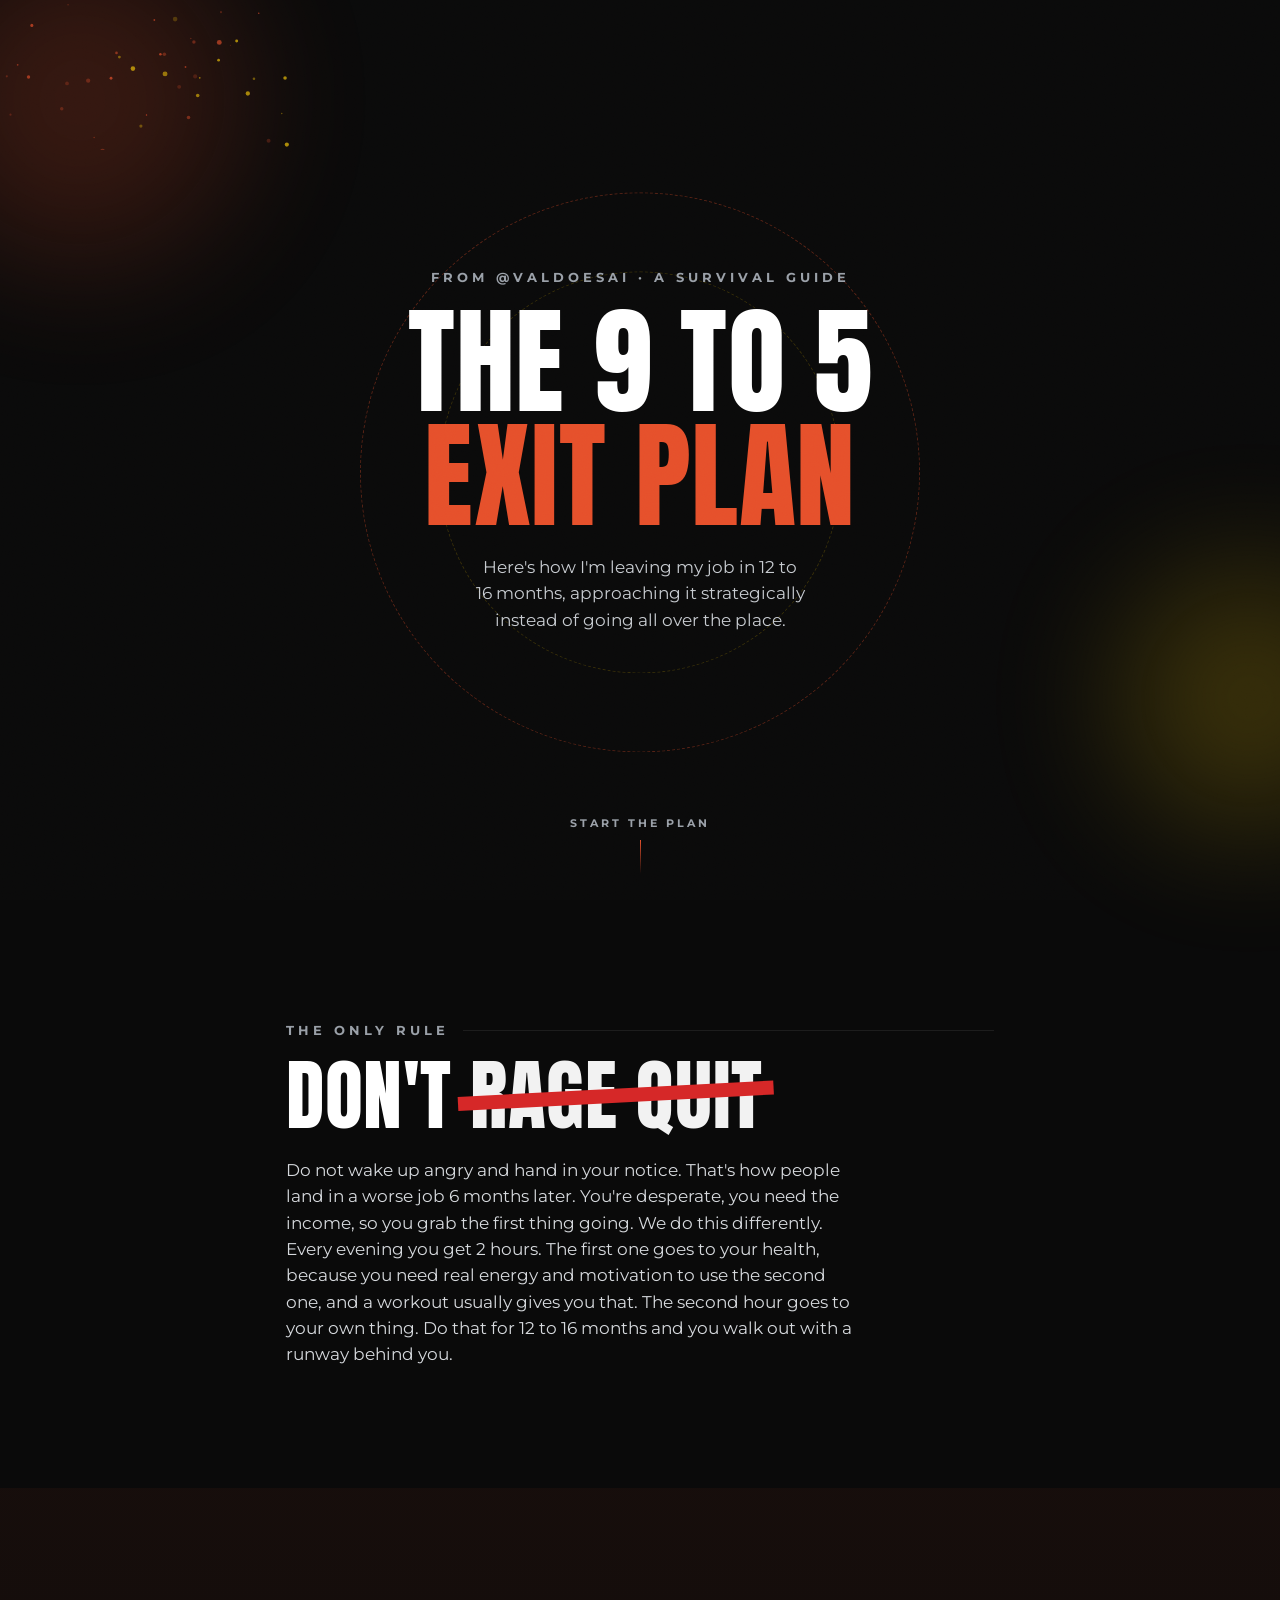
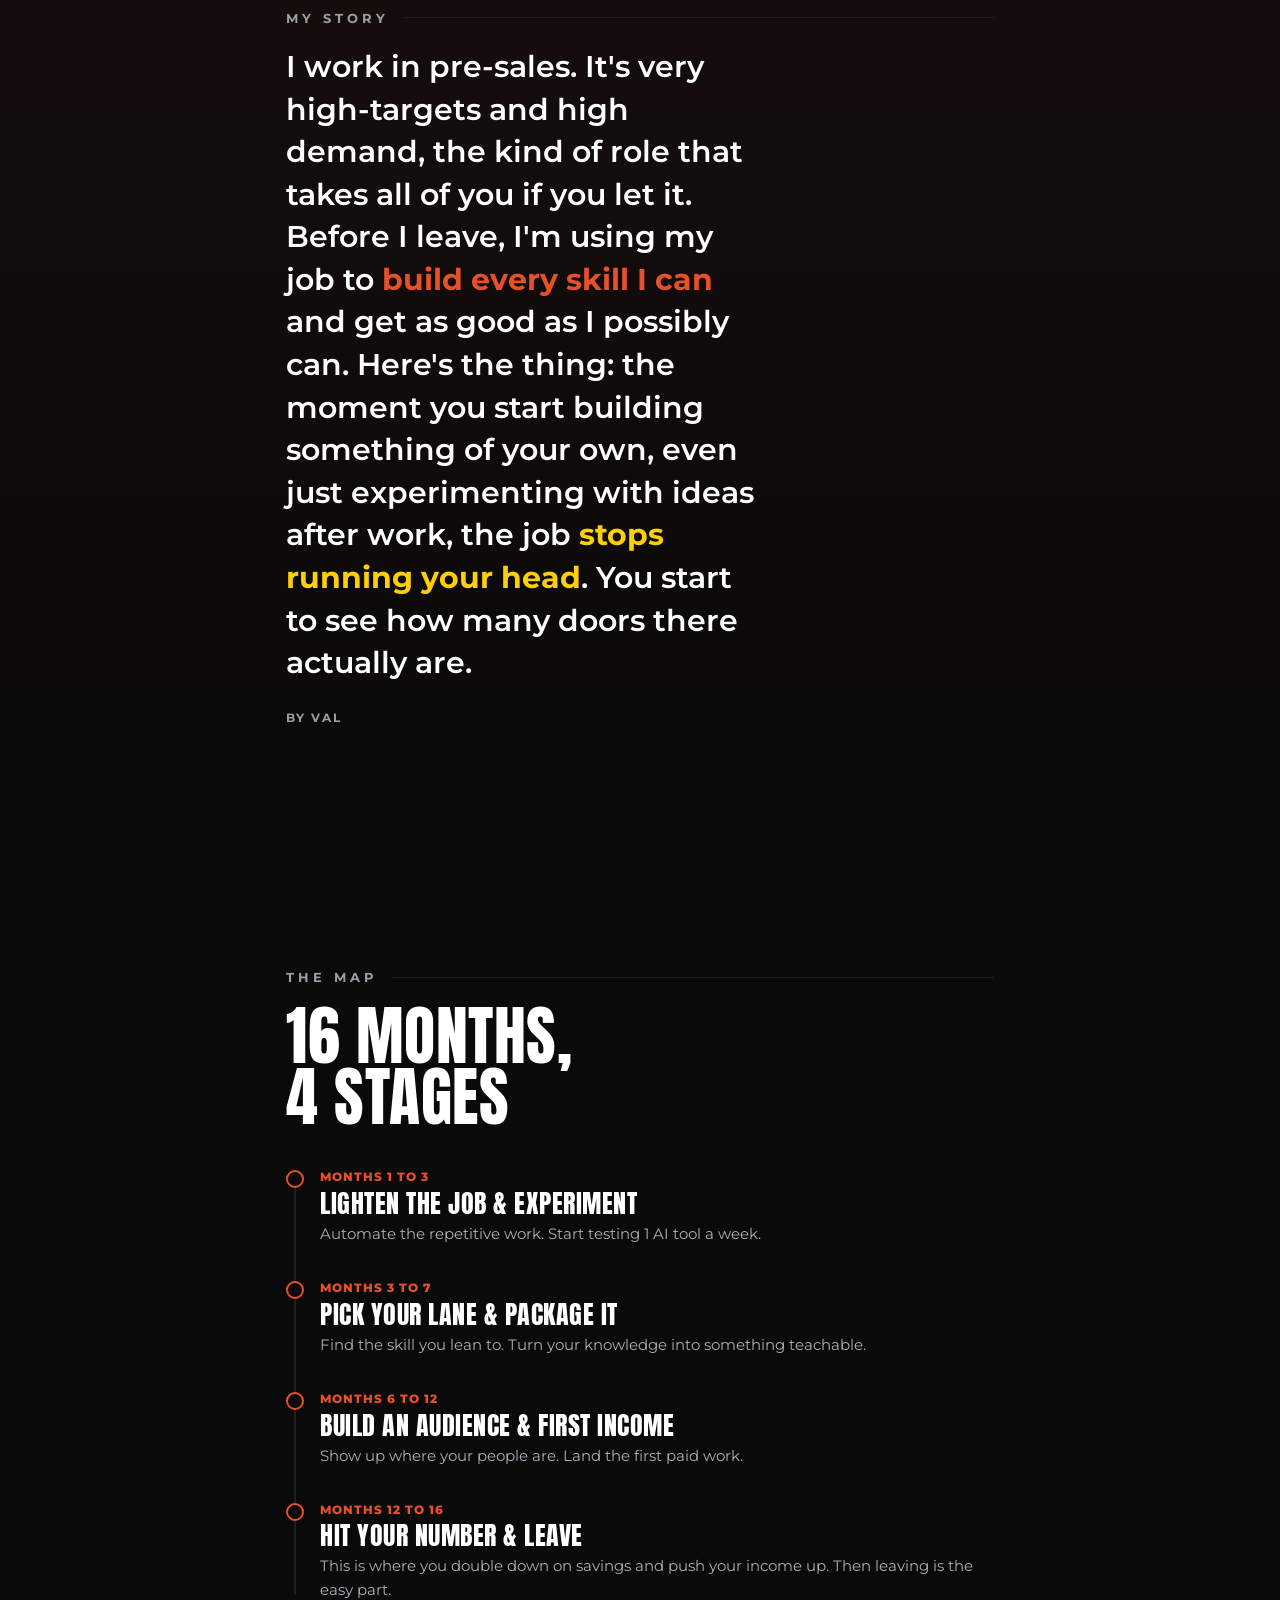
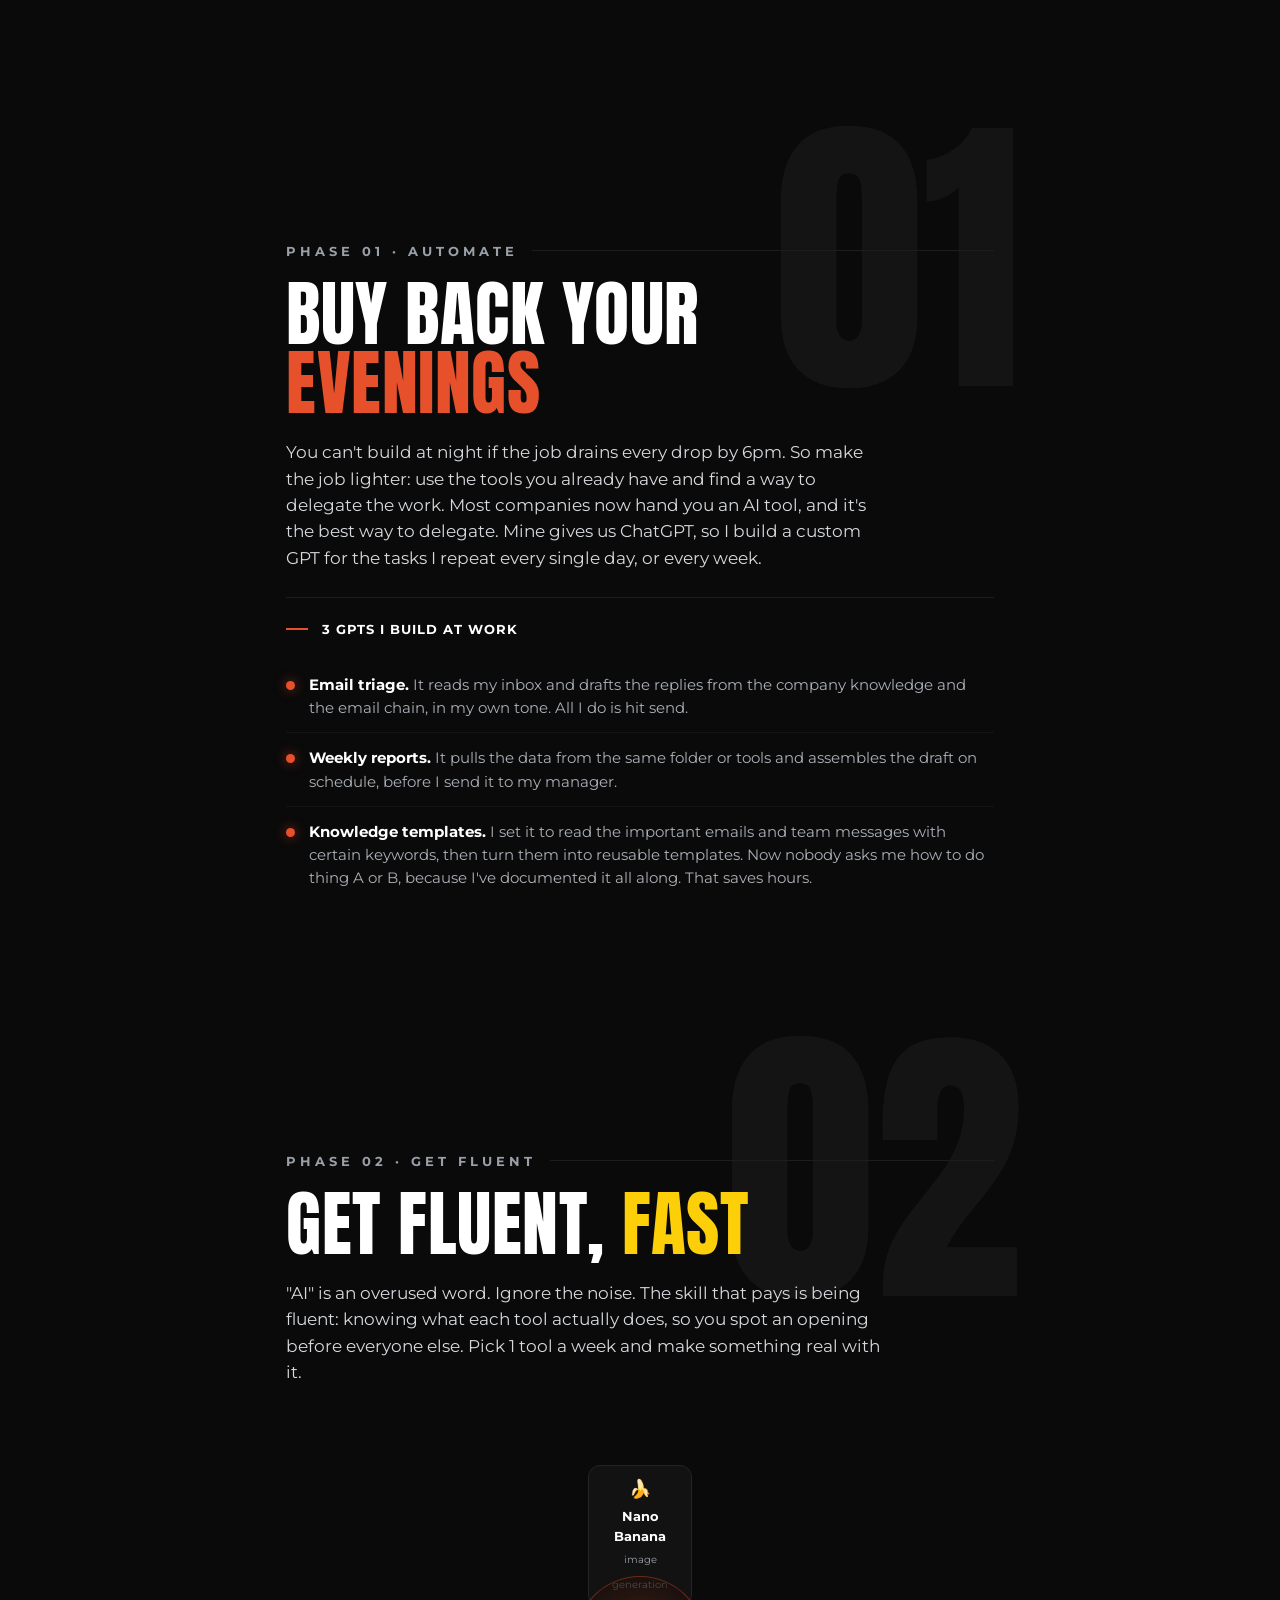
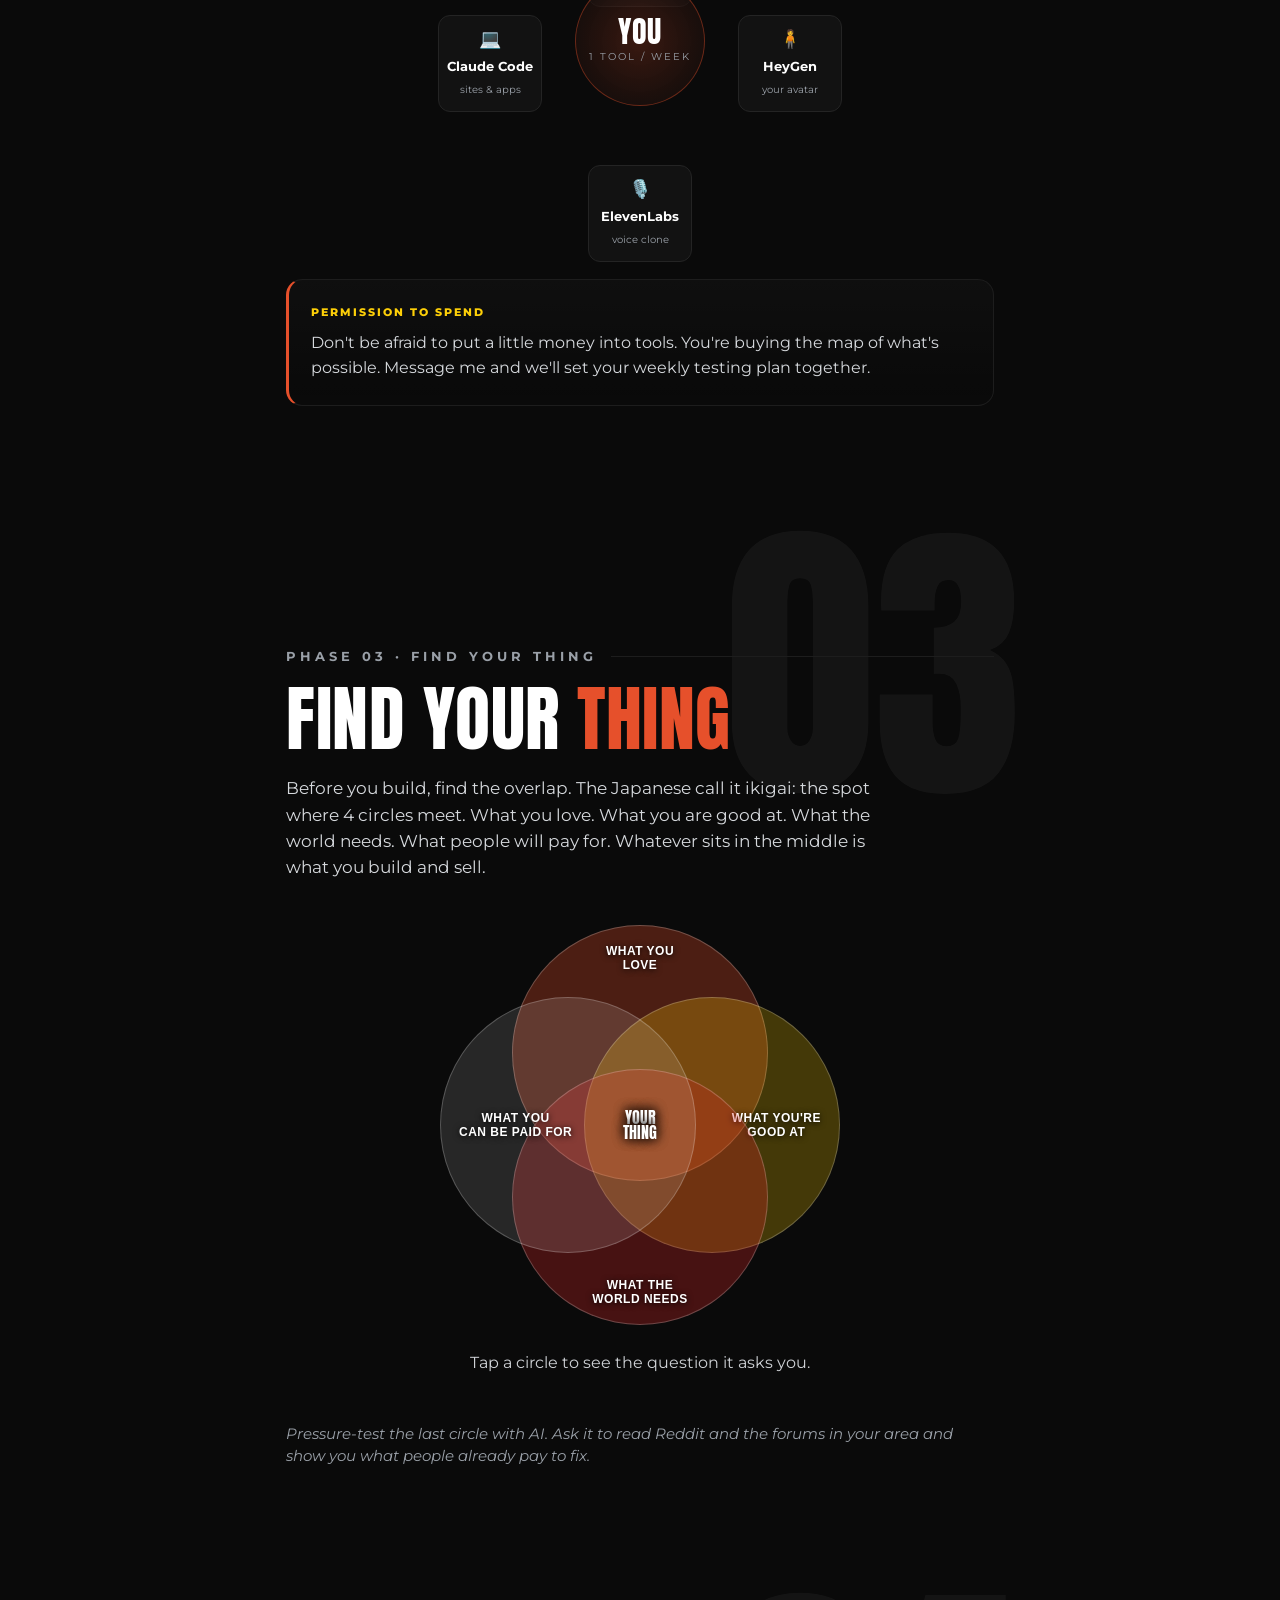
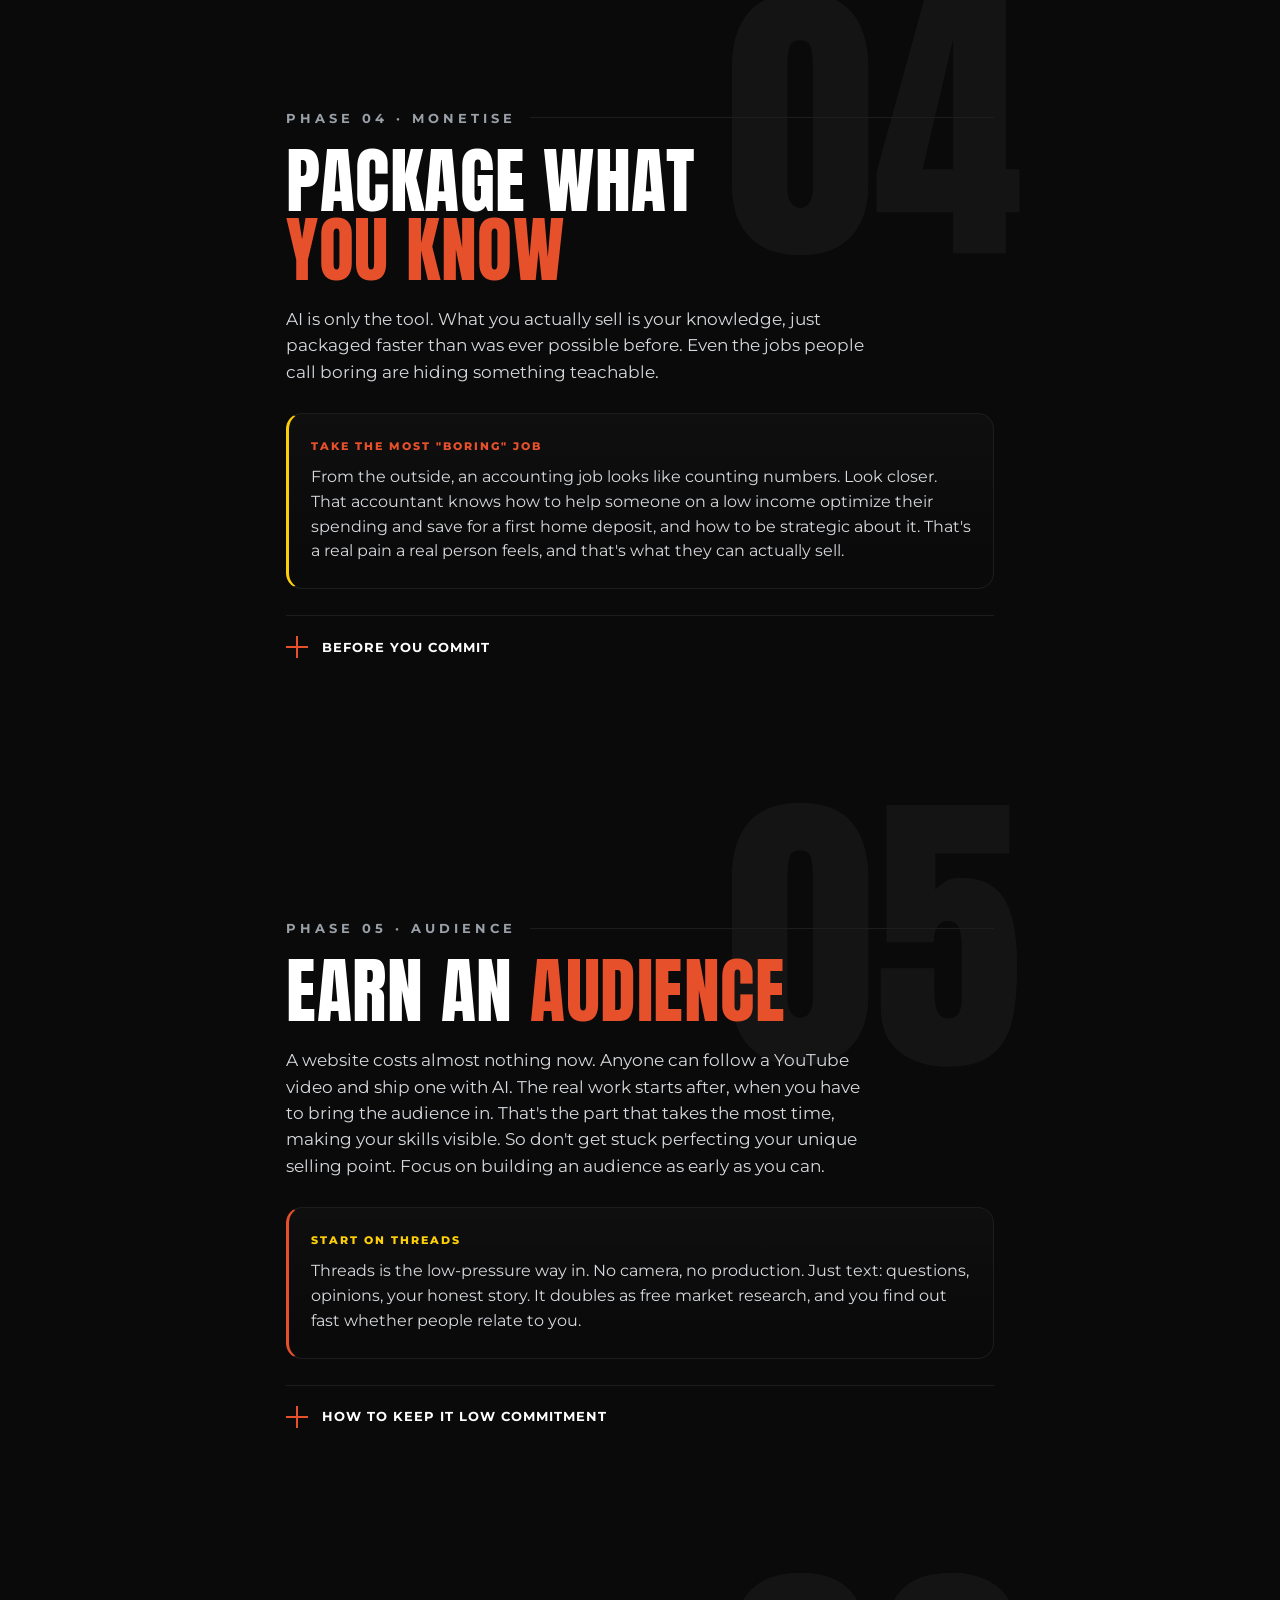
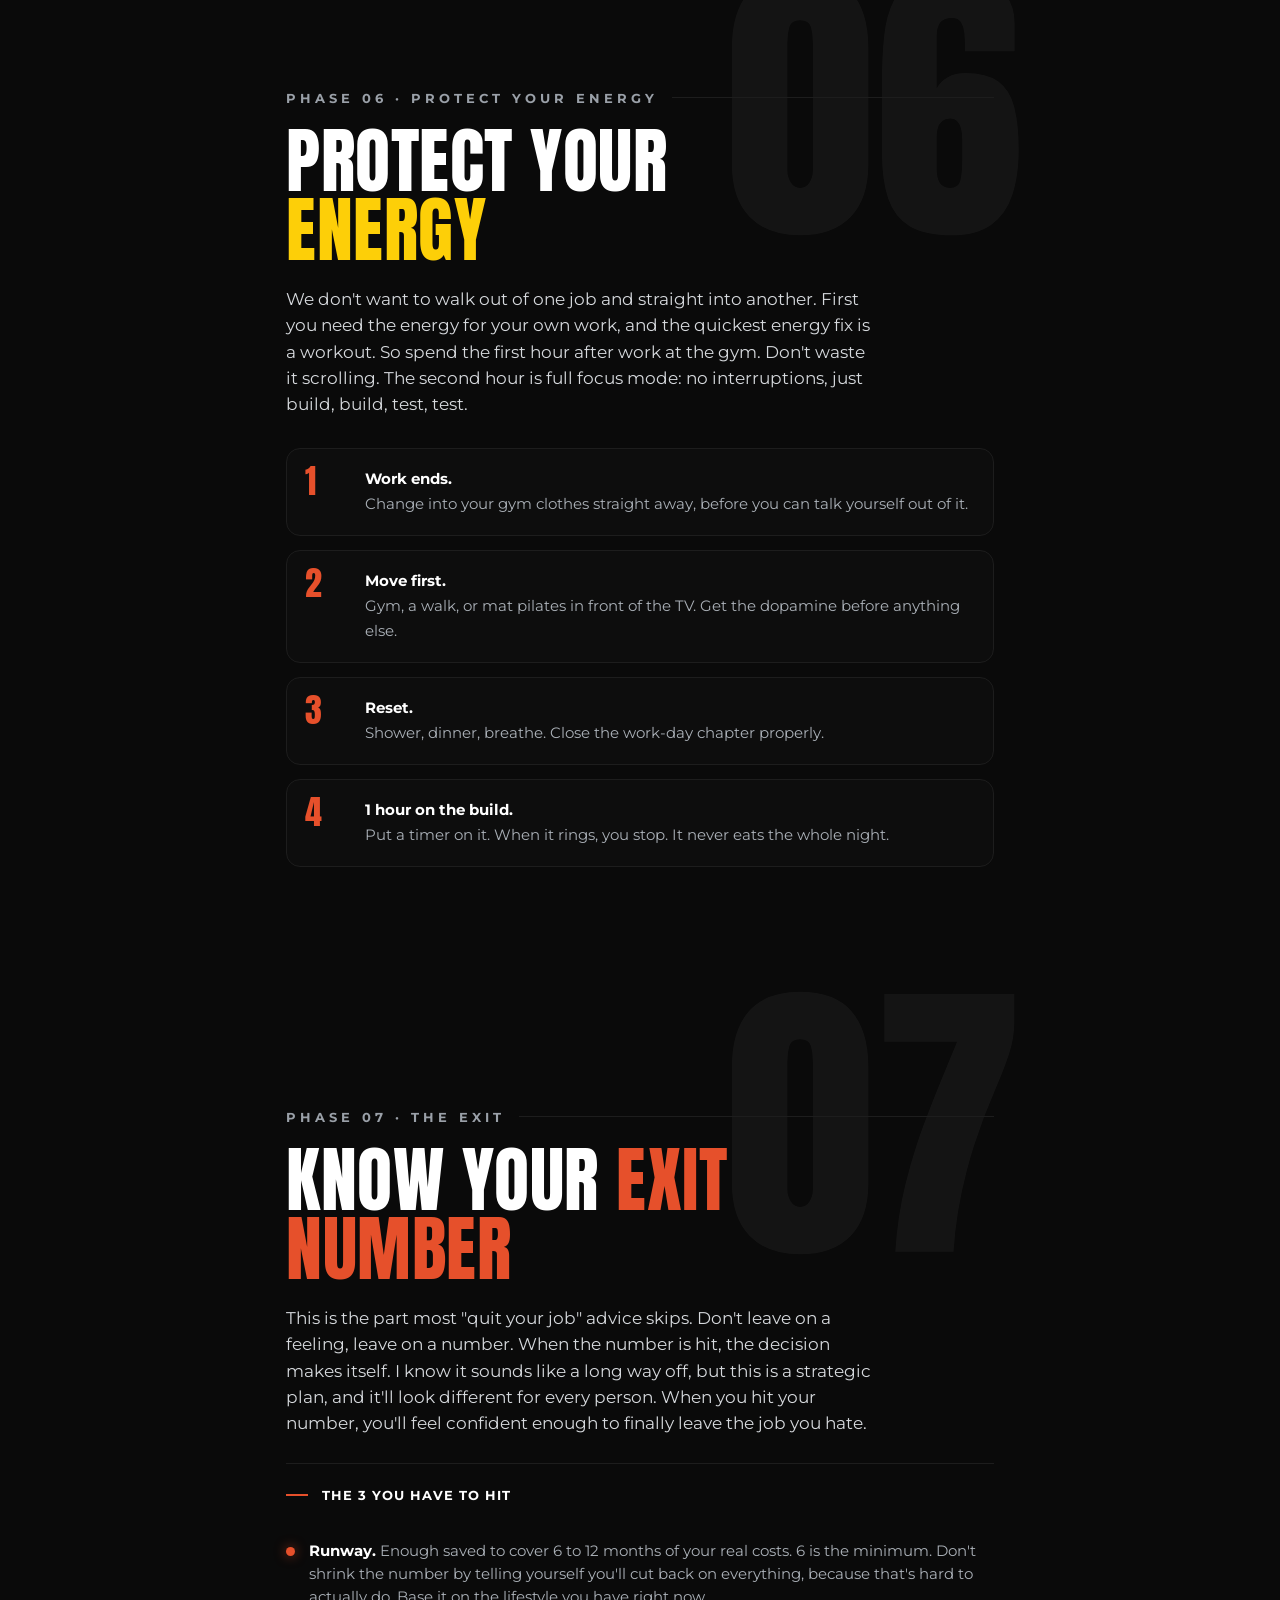
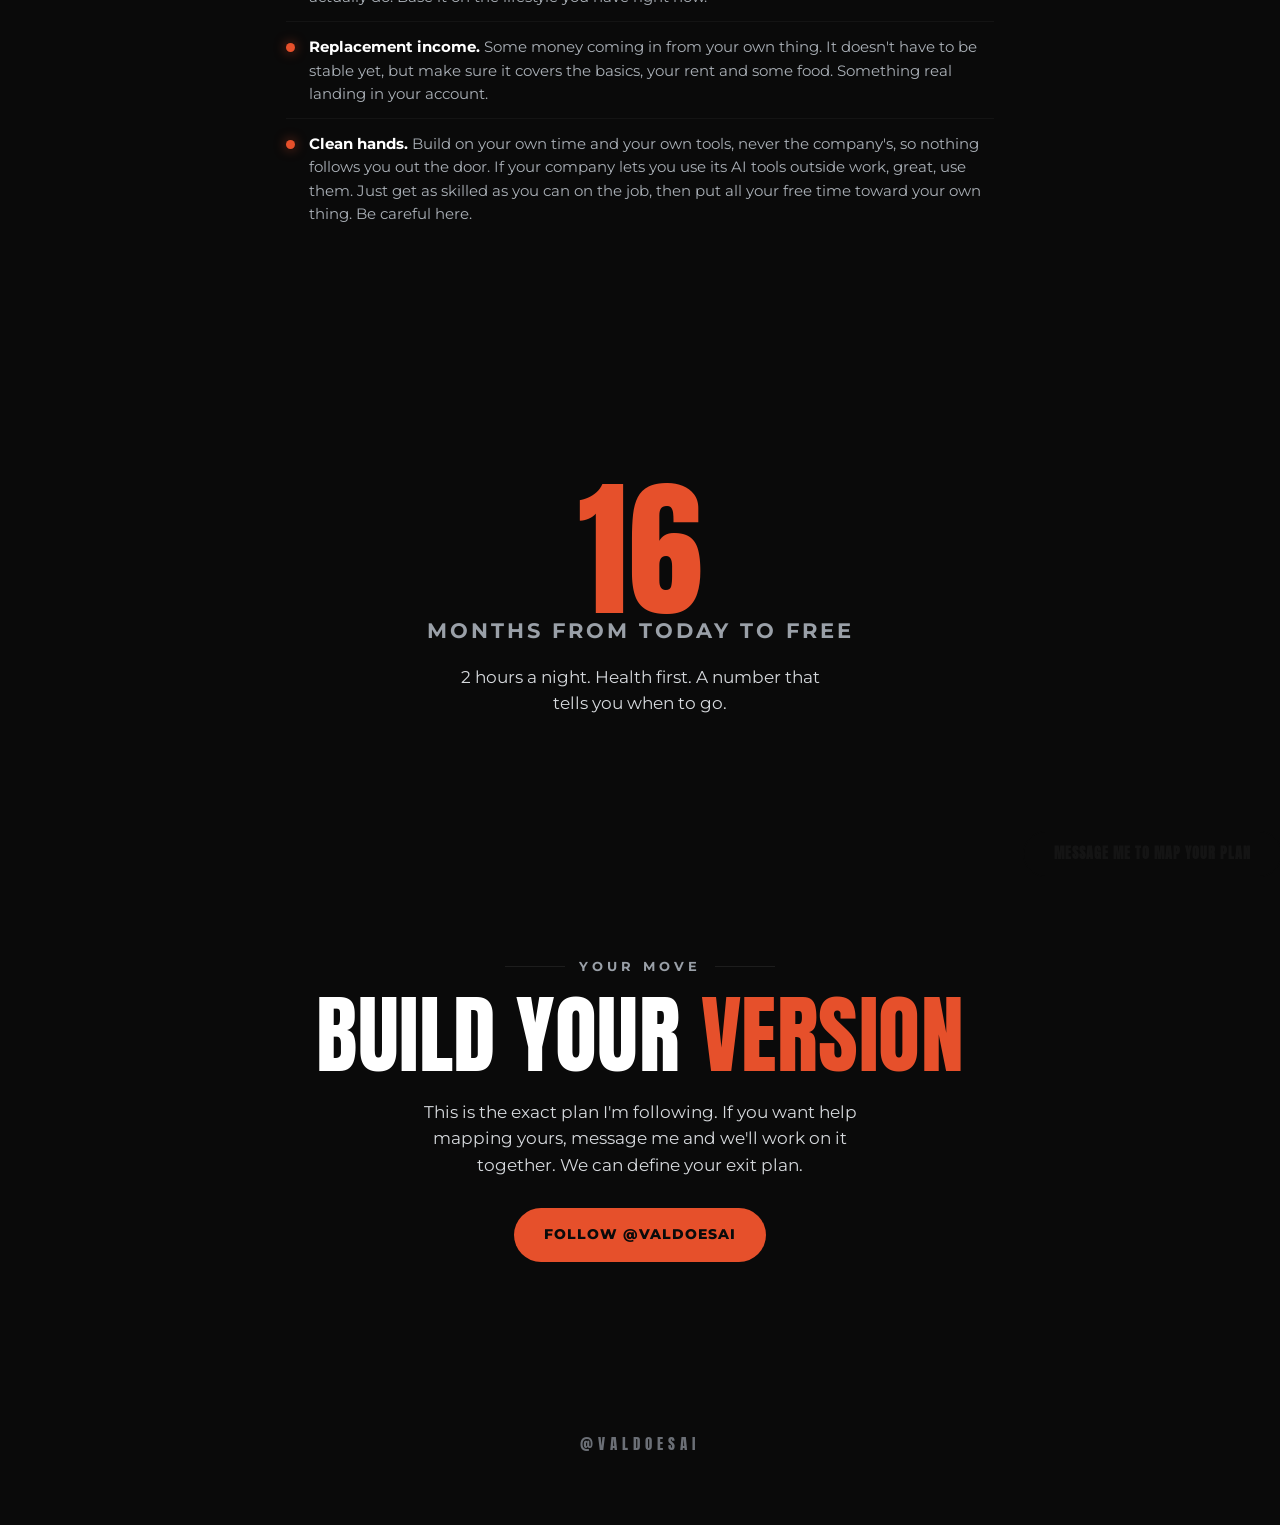
<file: exit-plan/index.html>
<!doctype html>
<html lang="en">
<head>
<meta charset="utf-8">
<meta name="viewport" content="width=device-width, initial-scale=1, viewport-fit=cover">
<title>The 9 to 5 Exit Plan: a survival guide by @valdoesai</title>
<meta name="description" content="Here's how I'm leaving my job in 12 to 16 months, approaching it strategically instead of going all over the place.">
<link rel="preconnect" href="https://fonts.googleapis.com">
<link rel="preconnect" href="https://fonts.gstatic.com" crossorigin>
<link href="https://fonts.googleapis.com/css2?family=Anton&family=Montserrat:wght@400;500;600;700;800&display=swap" rel="stylesheet">
<style>
  :root{
    --bg:#0A0A0A; --bg2:#11110f;
    --white:#ffffff; --muted:#9aa0a8; --muted2:#6b6f76;
    --orange:#E6502B; --yellow:#FDCF08; --red:#D62828;
    --line:#1d1d1d;
    --maxw:760px;
  }
  *{margin:0;padding:0;box-sizing:border-box}
  html{scroll-behavior:smooth;-webkit-text-size-adjust:100%}
  body{
    background:var(--bg); color:var(--white);
    font-family:'Montserrat',system-ui,sans-serif;
    line-height:1.55; overflow-x:hidden;
    -webkit-font-smoothing:antialiased;
  }
  /* film grain */
  body::after{
    content:""; position:fixed; inset:0; z-index:60; pointer-events:none; opacity:.05; mix-blend-mode:overlay;
    background-image:url("data:image/svg+xml;utf8,<svg xmlns='http://www.w3.org/2000/svg' width='200' height='200'><filter id='n'><feTurbulence type='fractalNoise' baseFrequency='0.9' numOctaves='2' stitchTiles='stitch'/></filter><rect width='100%25' height='100%25' filter='url(%23n)'/></svg>");
  }

  h1,h2,h3,.anton{font-family:'Anton',sans-serif;text-transform:uppercase;font-weight:400;letter-spacing:.5px;line-height:.96}
  .kicker{font-weight:700;letter-spacing:4px;text-transform:uppercase;color:var(--muted);
    font-size:clamp(11px,3vw,13px)}
  .accent{color:var(--orange)}
  .accent-y{color:var(--yellow)}
  p{color:#d6d9dd;font-size:clamp(15px,4.2vw,17px)}
  .wrap{max-width:var(--maxw);margin:0 auto;padding:0 26px}

  /* brand strike */
  .strike{position:relative;display:inline-block;color:#f2f2f2}
  .strike::after{content:"";position:absolute;left:-4%;right:-4%;top:52%;height:.18em;background:var(--red);
    transform:rotate(-3deg) scaleX(var(--sx,1));transform-origin:left center;transition:transform .7s ease}
  .strike.lit::after{--sx:1}

  /* ---------- scroll progress ---------- */
  #progress{position:fixed;top:0;left:0;height:3px;width:0;z-index:70;
    background:linear-gradient(90deg,var(--orange),var(--yellow))}

  /* ---------- floating blobs ---------- */
  .blob{position:fixed;border-radius:50%;filter:blur(70px);opacity:.20;z-index:0;pointer-events:none}
  .blob.o{width:320px;height:320px;background:var(--orange)}
  .blob.y{width:260px;height:260px;background:var(--yellow)}
  .b1{top:-60px;left:-80px;animation:drift1 22s ease-in-out infinite}
  .b2{bottom:8%;right:-100px;animation:drift2 26s ease-in-out infinite}
  @keyframes drift1{50%{transform:translate(60px,80px)}}
  @keyframes drift2{50%{transform:translate(-70px,-60px)}}

  /* ---------- hero ---------- */
  header.hero{position:relative;min-height:100svh;display:flex;flex-direction:column;
    justify-content:center;align-items:center;text-align:center;padding:0 26px;overflow:hidden}
  #spark{position:absolute;inset:0;z-index:1}
  .ring{position:absolute;top:50%;left:50%;width:min(82vw,560px);aspect-ratio:1;z-index:1;
    transform:translate(-50%,-46%);border:1px dashed rgba(230,80,43,.35);border-radius:50%;
    animation:spin 40s linear infinite}
  .ring::before{content:"";position:absolute;inset:14%;border:1px dashed rgba(253,207,8,.18);border-radius:50%;
    animation:spin 60s linear infinite reverse}
  @keyframes spin{to{transform:rotate(360deg)}}
  .hero-inner{position:relative;z-index:3;max-width:680px}
  .hero .kicker{margin-bottom:18px}
  .hero h1{font-size:clamp(52px,16vw,118px);margin:0}
  .hero h1 .lo{display:block;color:var(--orange)}
  .hero p{margin:22px auto 0;max-width:30ch;color:#c7cbd0}
  .builtwith{margin-top:22px;display:inline-flex;align-items:center;gap:8px;font-size:11px;font-weight:700;
    letter-spacing:2px;text-transform:uppercase;color:var(--yellow);border:1px solid rgba(253,207,8,.3);
    border-radius:50px;padding:9px 16px}
  .scrolldown{position:absolute;bottom:26px;left:50%;transform:translateX(-50%);z-index:3;
    font-weight:700;letter-spacing:3px;font-size:11px;color:var(--muted);text-transform:uppercase;
    display:flex;flex-direction:column;align-items:center;gap:8px}
  .scrolldown .arrow{width:1px;height:34px;background:linear-gradient(var(--orange),transparent);animation:pulse 1.8s ease-in-out infinite}
  @keyframes pulse{0%,100%{opacity:.3}50%{opacity:1}}

  /* ---------- sections ---------- */
  section{position:relative;z-index:2;padding:clamp(64px,14vw,120px) 0}
  .reveal{opacity:0;transform:translateY(34px);transition:opacity .7s ease,transform .7s ease}
  .reveal.in{opacity:1;transform:none}
  @media(prefers-reduced-motion:reduce){
    .reveal{opacity:1;transform:none;transition:none}
    .ring,.b1,.b2,.arrow,.orbit{animation:none!important}
  }

  .eyebrow{display:flex;align-items:center;gap:14px;margin-bottom:18px}
  .eyebrow .ln{height:1px;flex:1;background:var(--line)}

  /* ---------- my story band ---------- */
  .story{background:linear-gradient(180deg,rgba(230,80,43,.06),transparent)}
  .story .q{font-weight:600;font-size:clamp(20px,5.6vw,30px);line-height:1.42;color:#fff;max-width:24ch}
  .story .q .accent,.story .q .accent-y{font-weight:700}
  .story .sig{margin-top:24px;font-weight:700;letter-spacing:2px;text-transform:uppercase;font-size:12px;color:var(--muted)}

  /* big ghost number behind a phase */
  .phase{position:relative}
  .ghost{position:absolute;top:-.34em;right:-2px;font-family:'Anton',sans-serif;
    font-size:clamp(150px,42vw,300px);line-height:.8;color:#fff;opacity:.045;z-index:-1;pointer-events:none}
  .phase h2{font-size:clamp(36px,10vw,72px);max-width:14ch}
  .phase .lead{margin-top:22px;max-width:54ch}

  /* checklist (expandable) */
  details.check{margin-top:26px;border-top:1px solid var(--line)}
  details.check>summary{list-style:none;cursor:pointer;padding:20px 0;display:flex;align-items:center;
    gap:14px;font-weight:700;letter-spacing:1px;text-transform:uppercase;font-size:13px;color:#fff}
  details.check>summary::-webkit-details-marker{display:none}
  .plus{width:22px;height:22px;flex:none;position:relative}
  .plus::before,.plus::after{content:"";position:absolute;background:var(--orange);transition:transform .3s}
  .plus::before{top:50%;left:0;right:0;height:2px;transform:translateY(-50%)}
  .plus::after{left:50%;top:0;bottom:0;width:2px;transform:translateX(-50%)}
  details[open] .plus::after{transform:translateX(-50%) scaleY(0)}
  .check .body{padding-bottom:8px}
  .ck{display:flex;gap:14px;padding:13px 0;border-top:1px solid #141414}
  .ck:first-child{border-top:0}
  .ck .dot{flex:none;width:9px;height:9px;border-radius:50%;background:var(--orange);margin-top:8px;box-shadow:0 0 12px rgba(230,80,43,.6)}
  .ck b{color:#fff;font-weight:700}
  .ck span{color:#aab0b7;font-size:15px}

  /* callout box */
  .callout{margin-top:28px;border:1px solid var(--line);border-left:3px solid var(--orange);
    border-radius:16px;padding:24px 22px;background:linear-gradient(180deg,rgba(255,255,255,.025),transparent)}
  .callout.y{border-left-color:var(--yellow)}
  .callout .lab{font-weight:800;letter-spacing:2px;font-size:11px;text-transform:uppercase;color:var(--yellow);margin-bottom:10px}
  .callout.y .lab{color:var(--orange)}
  .callout p{font-size:16px}

  /* note line */
  .note{margin-top:22px;color:var(--muted);font-size:14.5px;font-style:italic}

  /* ---------- timeline ---------- */
  .tl{position:relative;margin-top:40px;padding-left:34px}
  .tl::before{content:"";position:absolute;left:8px;top:6px;bottom:6px;width:2px;background:var(--line)}
  #tlfill{position:absolute;left:8px;top:6px;width:2px;height:0;background:linear-gradient(var(--orange),var(--yellow));box-shadow:0 0 14px rgba(230,80,43,.5)}
  .stage{position:relative;padding:0 0 34px}
  .stage:last-child{padding-bottom:0}
  .stage .mk{position:absolute;left:-34px;top:2px;width:18px;height:18px;border-radius:50%;
    background:var(--bg);border:2px solid var(--orange)}
  .stage .mo{font-weight:800;letter-spacing:1px;font-size:12px;color:var(--orange);text-transform:uppercase}
  .stage h3{font-size:clamp(20px,5.5vw,26px);margin:4px 0 6px}
  .stage p{font-size:15px;color:#aab0b7}

  /* ---------- tool orbit ---------- */
  .orbitwrap{margin:46px auto 0;position:relative;width:min(86vw,420px);aspect-ratio:1}
  .orbit{position:absolute;inset:0;animation:spin 34s linear infinite}
  .core{position:absolute;top:50%;left:50%;transform:translate(-50%,-50%);z-index:2;text-align:center;
    width:130px;height:130px;border-radius:50%;display:flex;flex-direction:column;justify-content:center;align-items:center;
    background:radial-gradient(circle,rgba(230,80,43,.22),rgba(10,10,10,.9));border:1px solid rgba(230,80,43,.4)}
  .core .anton{font-size:30px;color:#fff}
  .core small{font-size:10px;letter-spacing:2px;color:var(--muted);text-transform:uppercase;margin-top:2px}
  .chip{position:absolute;top:50%;left:50%;width:104px;margin:-26px 0 0 -52px;
    background:#121212;border:1px solid #242424;border-radius:12px;padding:10px 8px;text-align:center}
  .chip b{display:block;font-size:13px;color:#fff;font-weight:700}
  .chip span{font-size:10px;color:var(--muted)}
  .chip .ic{font-size:18px;display:block;margin-bottom:2px}
  .orbit .chip{animation:spin 34s linear infinite reverse}
  .c1{transform:rotate(0deg) translateY(-150px) rotate(0deg)}
  .c2{transform:rotate(90deg) translateY(-150px) rotate(-90deg)}
  .c3{transform:rotate(180deg) translateY(-150px) rotate(-180deg)}
  .c4{transform:rotate(270deg) translateY(-150px) rotate(-270deg)}
  @media(max-width:480px){
    .c1{transform:rotate(0deg) translateY(-122px)}
    .c2{transform:rotate(90deg) translateY(-122px) rotate(-90deg)}
    .c3{transform:rotate(180deg) translateY(-122px) rotate(-180deg)}
    .c4{transform:rotate(270deg) translateY(-122px) rotate(-270deg)}
  }

  /* ---------- ikigai venn ---------- */
  .venn{position:relative;width:min(90vw,400px);aspect-ratio:1;margin:44px auto 0}
  .circ{position:absolute;width:64%;aspect-ratio:1;border-radius:50%;border:1px solid rgba(255,255,255,.22);
    display:flex;text-align:center;cursor:pointer;font-weight:700;font-size:12px;text-transform:uppercase;
    letter-spacing:.5px;color:#fff;transition:box-shadow .25s, background .25s;padding:18px}
  .circ span{text-shadow:0 1px 6px #000}
  .love{top:0;left:50%;transform:translateX(-50%);background:rgba(230,80,43,.30);align-items:flex-start;justify-content:center}
  .skill{top:50%;right:0;transform:translateY(-50%);background:rgba(253,207,8,.24);align-items:center;justify-content:flex-end}
  .need{bottom:0;left:50%;transform:translateX(-50%);background:rgba(214,40,40,.30);align-items:flex-end;justify-content:center}
  .paid{top:50%;left:0;transform:translateY(-50%);background:rgba(255,255,255,.12);align-items:center;justify-content:flex-start}
  .circ.active{box-shadow:0 0 34px rgba(255,255,255,.3);z-index:5;border-color:rgba(255,255,255,.6)}
  .vcenter{position:absolute;top:50%;left:50%;transform:translate(-50%,-50%);z-index:6;
    font-family:'Anton',sans-serif;text-transform:uppercase;font-size:clamp(13px,3.6vw,16px);text-align:center;
    color:#fff;line-height:.95;pointer-events:none;text-shadow:0 0 12px #000,0 0 12px #000}
  .vq{margin:26px auto 0;text-align:center;color:#cfd2d6;font-size:16px;min-height:50px;max-width:40ch}

  /* ---------- ritual steps ---------- */
  .steps{margin-top:30px;display:grid;gap:14px}
  .step{display:flex;gap:18px;align-items:flex-start;border:1px solid var(--line);border-radius:14px;padding:18px 18px;background:rgba(255,255,255,.015)}
  .step .n{font-family:'Anton',sans-serif;font-size:34px;color:var(--orange);line-height:.8;min-width:42px}
  .step b{color:#fff;font-weight:700;display:block;font-size:15px;margin-bottom:2px}
  .step span{color:#aab0b7;font-size:14.5px}

  /* count up */
  .bignum{font-family:'Anton',sans-serif;font-size:clamp(70px,22vw,150px);color:var(--orange);line-height:.85}
  .bignum small{font-family:'Montserrat';font-size:.14em;color:var(--muted);letter-spacing:3px;display:block;text-transform:uppercase;font-weight:700;margin-top:8px}

  /* ---------- CTA ---------- */
  .cta{text-align:center}
  .cta h2{font-size:clamp(44px,13vw,86px);color:#fff}
  .cta h2 em{font-style:normal;color:var(--orange)}
  .btnrow{margin-top:30px;display:flex;flex-direction:column;gap:14px;align-items:center}
  .btn{display:inline-block;font-weight:800;letter-spacing:1px;text-transform:uppercase;font-size:14px;
    padding:16px 30px;border-radius:50px;text-decoration:none;transition:transform .2s,box-shadow .2s}
  .btn.primary{background:var(--orange);color:#0A0A0A;box-shadow:0 0 0 rgba(230,80,43,.6);animation:glow 2.6s ease-in-out infinite}
  .btn.primary:active{transform:scale(.97)}
  @keyframes glow{50%{box-shadow:0 0 34px rgba(230,80,43,.55)}}
  .btn.ghost{border:1px solid #2a2a2a;color:#fff}
  footer{padding:50px 0 70px;text-align:center}
  footer .handle{font-family:'Anton',sans-serif;letter-spacing:5px;color:var(--muted2);font-size:15px;text-transform:uppercase}
</style>
</head>
<body>

<div id="progress"></div>
<div class="blob o b1"></div>
<div class="blob y b2"></div>

<!-- ===================== HERO ===================== -->
<header class="hero">
  <canvas id="spark"></canvas>
  <div class="ring"></div>
  <div class="hero-inner">
    <div class="kicker">From @valdoesai · a survival guide</div>
    <h1>The 9 to 5<span class="lo">Exit Plan</span></h1>
    <p>Here's how I'm leaving my job in 12 to 16 months, approaching it strategically instead of going all over the place.</p>
  </div>
  <div class="scrolldown"><span>Start the plan</span><span class="arrow"></span></div>
</header>

<!-- ===================== THE RULE ===================== -->
<section>
  <div class="wrap reveal">
    <div class="eyebrow"><span class="kicker">The only rule</span><span class="ln"></span></div>
    <h2 class="anton" style="font-size:clamp(38px,11vw,78px);max-width:13ch">Don't <span class="strike" id="strike1">rage quit</span></h2>
    <p class="lead" style="margin-top:24px;max-width:52ch">Do not wake up angry and hand in your notice. That's how people land in a worse job 6 months later. You're desperate, you need the income, so you grab the first thing going. We do this differently. Every evening you get 2 hours. The first one goes to your health, because you need real energy and motivation to use the second one, and a workout usually gives you that. The second hour goes to your own thing. Do that for 12 to 16 months and you walk out with a runway behind you.</p>
  </div>
</section>

<!-- ===================== MY STORY ===================== -->
<section class="story">
  <div class="wrap reveal">
    <div class="eyebrow"><span class="kicker">My story</span><span class="ln"></span></div>
    <p class="q">I work in pre-sales. It's very high-targets and high demand, the kind of role that takes all of you if you let it. Before I leave, I'm using my job to <span class="accent">build every skill I can</span> and get as good as I possibly can. Here's the thing: the moment you start building something of your own, even just experimenting with ideas after work, the job <span class="accent-y">stops running your head</span>. You start to see how many doors there actually are.</p>
    <div class="sig">By Val</div>
  </div>
</section>

<!-- ===================== THE MAP ===================== -->
<section>
  <div class="wrap reveal">
    <div class="eyebrow"><span class="kicker">The map</span><span class="ln"></span></div>
    <h2 class="anton" style="font-size:clamp(34px,9.5vw,64px)">16 months,<br>4 stages</h2>
    <div class="tl" id="timeline">
      <div id="tlfill"></div>
      <div class="stage"><span class="mk"></span><div class="mo">Months 1 to 3</div><h3>Lighten the job & experiment</h3><p>Automate the repetitive work. Start testing 1 AI tool a week.</p></div>
      <div class="stage"><span class="mk"></span><div class="mo">Months 3 to 7</div><h3>Pick your lane & package it</h3><p>Find the skill you lean to. Turn your knowledge into something teachable.</p></div>
      <div class="stage"><span class="mk"></span><div class="mo">Months 6 to 12</div><h3>Build an audience & first income</h3><p>Show up where your people are. Land the first paid work.</p></div>
      <div class="stage"><span class="mk"></span><div class="mo">Months 12 to 16</div><h3>Hit your number & leave</h3><p>This is where you double down on savings and push your income up. Then leaving is the easy part.</p></div>
    </div>
  </div>
</section>

<!-- ===================== PHASE 1 ===================== -->
<section>
  <div class="wrap reveal phase">
    <span class="ghost">01</span>
    <div class="eyebrow"><span class="kicker">Phase 01 · Automate</span><span class="ln"></span></div>
    <h2 class="anton">Buy back your <span class="accent">evenings</span></h2>
    <p class="lead">You can't build at night if the job drains every drop by 6pm. So make the job lighter: use the tools you already have and find a way to delegate the work. Most companies now hand you an AI tool, and it's the best way to delegate. Mine gives us ChatGPT, so I build a custom GPT for the tasks I repeat every single day, or every week.</p>
    <details class="check" open>
      <summary><span class="plus"></span>3 GPTs I build at work</summary>
      <div class="body">
        <div class="ck"><span class="dot"></span><span><b>Email triage.</b> It reads my inbox and drafts the replies from the company knowledge and the email chain, in my own tone. All I do is hit send.</span></div>
        <div class="ck"><span class="dot"></span><span><b>Weekly reports.</b> It pulls the data from the same folder or tools and assembles the draft on schedule, before I send it to my manager.</span></div>
        <div class="ck"><span class="dot"></span><span><b>Knowledge templates.</b> I set it to read the important emails and team messages with certain keywords, then turn them into reusable templates. Now nobody asks me how to do thing A or B, because I've documented it all along. That saves hours.</span></div>
      </div>
    </details>
  </div>
</section>

<!-- ===================== PHASE 2 ===================== -->
<section>
  <div class="wrap reveal phase">
    <span class="ghost">02</span>
    <div class="eyebrow"><span class="kicker">Phase 02 · Get fluent</span><span class="ln"></span></div>
    <h2 class="anton">Get fluent, <span class="accent-y">fast</span></h2>
    <p class="lead">"AI" is an overused word. Ignore the noise. The skill that pays is being fluent: knowing what each tool actually does, so you spot an opening before everyone else. Pick 1 tool a week and make something real with it.</p>

    <div class="orbitwrap">
      <div class="core"><span class="anton">YOU</span><small>1 tool / week</small></div>
      <div class="orbit">
        <div class="chip c1"><span class="ic">🍌</span><b>Nano Banana</b><span>image generation</span></div>
        <div class="chip c2"><span class="ic">🧍</span><b>HeyGen</b><span>your avatar</span></div>
        <div class="chip c3"><span class="ic">🎙️</span><b>ElevenLabs</b><span>voice clone</span></div>
        <div class="chip c4"><span class="ic">💻</span><b>Claude Code</b><span>sites & apps</span></div>
      </div>
    </div>

    <div class="callout">
      <div class="lab">Permission to spend</div>
      <p>Don't be afraid to put a little money into tools. You're buying the map of what's possible. Message me and we'll set your weekly testing plan together.</p>
    </div>
  </div>
</section>

<!-- ===================== PHASE 3 · IKIGAI ===================== -->
<section>
  <div class="wrap reveal phase">
    <span class="ghost">03</span>
    <div class="eyebrow"><span class="kicker">Phase 03 · Find your thing</span><span class="ln"></span></div>
    <h2 class="anton">Find your <span class="accent">thing</span></h2>
    <p class="lead">Before you build, find the overlap. The Japanese call it ikigai: the spot where 4 circles meet. What you love. What you are good at. What the world needs. What people will pay for. Whatever sits in the middle is what you build and sell.</p>

    <div class="venn" id="venn">
      <button class="circ love" data-q="What would you happily read about on a day off?"><span>What you<br>love</span></button>
      <button class="circ skill" data-q="What do people already come to you for?"><span>What you're<br>good at</span></button>
      <button class="circ need" data-q="What problem do you keep hearing people complain about?"><span>What the<br>world needs</span></button>
      <button class="circ paid" data-q="What would someone hand money over to solve?"><span>What you<br>can be paid for</span></button>
      <div class="vcenter">Your<br>thing</div>
    </div>
    <p class="vq" id="vq">Tap a circle to see the question it asks you.</p>

    <p class="note">Pressure-test the last circle with AI. Ask it to read Reddit and the forums in your area and show you what people already pay to fix.</p>
  </div>
</section>

<!-- ===================== PHASE 4 · MONETISE ===================== -->
<section>
  <div class="wrap reveal phase">
    <span class="ghost">04</span>
    <div class="eyebrow"><span class="kicker">Phase 04 · Monetise</span><span class="ln"></span></div>
    <h2 class="anton">Package what <span class="accent">you know</span></h2>
    <p class="lead">AI is only the tool. What you actually sell is your knowledge, just packaged faster than was ever possible before. Even the jobs people call boring are hiding something teachable.</p>
    <div class="callout y">
      <div class="lab">Take the most "boring" job</div>
      <p>From the outside, an accounting job looks like counting numbers. Look closer. That accountant knows how to help someone on a low income optimize their spending and save for a first home deposit, and how to be strategic about it. That's a real pain a real person feels, and that's what they can actually sell.</p>
    </div>
    <details class="check">
      <summary><span class="plus"></span>Before you commit</summary>
      <div class="body">
        <div class="ck"><span class="dot"></span><span><b>Mine the pain.</b> Ask AI to read Reddit and the forums in your area for the exact words people use about that problem.</span></div>
        <div class="ck"><span class="dot"></span><span><b>Pick a side.</b> Are you talking to people (B2C) or businesses (B2B)? They need different things. Settle this first.</span></div>
        <div class="ck"><span class="dot"></span><span><b>Package it fast.</b> A guide like this one is a product, a lead magnet. With real AI fluency, you can ship something just like it in one evening.</span></div>
      </div>
    </details>
  </div>
</section>

<!-- ===================== PHASE 5 · AUDIENCE ===================== -->
<section>
  <div class="wrap reveal phase">
    <span class="ghost">05</span>
    <div class="eyebrow"><span class="kicker">Phase 05 · Audience</span><span class="ln"></span></div>
    <h2 class="anton">Earn an <span class="accent">audience</span></h2>
    <p class="lead">A website costs almost nothing now. Anyone can follow a YouTube video and ship one with AI. The real work starts after, when you have to bring the audience in. That's the part that takes the most time, making your skills visible. So don't get stuck perfecting your unique selling point. Focus on building an audience as early as you can.</p>
    <div class="callout">
      <div class="lab">Start on Threads</div>
      <p>Threads is the low-pressure way in. No camera, no production. Just text: questions, opinions, your honest story. It doubles as free market research, and you find out fast whether people relate to you.</p>
    </div>
    <details class="check">
      <summary><span class="plus"></span>How to keep it low commitment</summary>
      <div class="body">
        <div class="ck"><span class="dot"></span><span><b>Share the struggle.</b> Talk to them like you talk to your friends. That's what people relate to.</span></div>
        <div class="ck"><span class="dot"></span><span><b>Schedule a week at once.</b> A bad or busy day never breaks the streak.</span></div>
        <div class="ck"><span class="dot"></span><span><b>Start text-first.</b> Add video later, once the confidence is there.</span></div>
      </div>
    </details>
  </div>
</section>

<!-- ===================== PHASE 6 · ENERGY ===================== -->
<section>
  <div class="wrap reveal phase">
    <span class="ghost">06</span>
    <div class="eyebrow"><span class="kicker">Phase 06 · Protect your energy</span><span class="ln"></span></div>
    <h2 class="anton">Protect your <span class="accent-y">energy</span></h2>
    <p class="lead">We don't want to walk out of one job and straight into another. First you need the energy for your own work, and the quickest energy fix is a workout. So spend the first hour after work at the gym. Don't waste it scrolling. The second hour is full focus mode: no interruptions, just build, build, test, test.</p>
    <div class="steps">
      <div class="step"><span class="n">1</span><div><b>Work ends.</b><span>Change into your gym clothes straight away, before you can talk yourself out of it.</span></div></div>
      <div class="step"><span class="n">2</span><div><b>Move first.</b><span>Gym, a walk, or mat pilates in front of the TV. Get the dopamine before anything else.</span></div></div>
      <div class="step"><span class="n">3</span><div><b>Reset.</b><span>Shower, dinner, breathe. Close the work-day chapter properly.</span></div></div>
      <div class="step"><span class="n">4</span><div><b>1 hour on the build.</b><span>Put a timer on it. When it rings, you stop. It never eats the whole night.</span></div></div>
    </div>
  </div>
</section>

<!-- ===================== PHASE 7 · EXIT ===================== -->
<section>
  <div class="wrap reveal phase">
    <span class="ghost">07</span>
    <div class="eyebrow"><span class="kicker">Phase 07 · The exit</span><span class="ln"></span></div>
    <h2 class="anton">Know your <span class="accent">exit number</span></h2>
    <p class="lead">This is the part most "quit your job" advice skips. Don't leave on a feeling, leave on a number. When the number is hit, the decision makes itself. I know it sounds like a long way off, but this is a strategic plan, and it'll look different for every person. When you hit your number, you'll feel confident enough to finally leave the job you hate.</p>
    <details class="check" open>
      <summary><span class="plus"></span>The 3 you have to hit</summary>
      <div class="body">
        <div class="ck"><span class="dot"></span><span><b>Runway.</b> Enough saved to cover 6 to 12 months of your real costs. 6 is the minimum. Don't shrink the number by telling yourself you'll cut back on everything, because that's hard to actually do. Base it on the lifestyle you have right now.</span></div>
        <div class="ck"><span class="dot"></span><span><b>Replacement income.</b> Some money coming in from your own thing. It doesn't have to be stable yet, but make sure it covers the basics, your rent and some food. Something real landing in your account.</span></div>
        <div class="ck"><span class="dot"></span><span><b>Clean hands.</b> Build on your own time and your own tools, never the company's, so nothing follows you out the door. If your company lets you use its AI tools outside work, great, use them. Just get as skilled as you can on the job, then put all your free time toward your own thing. Be careful here.</span></div>
      </div>
    </details>
  </div>
</section>

<!-- ===================== BIG NUMBER ===================== -->
<section style="text-align:center">
  <div class="wrap reveal">
    <div class="bignum"><span id="counter">16</span><small>months from today to free</small></div>
    <p style="margin:24px auto 0;max-width:34ch">2 hours a night. Health first. A number that tells you when to go.</p>
  </div>
</section>

<!-- ===================== CTA ===================== -->
<section class="cta">
  <div class="wrap reveal">
    <div class="eyebrow" style="justify-content:center"><span class="ln" style="max-width:60px"></span><span class="kicker">Your move</span><span class="ln" style="max-width:60px"></span></div>
    <h2 class="anton">Build your <em>version</em></h2>
    <p style="margin:22px auto 0;max-width:40ch">This is the exact plan I'm following. If you want help mapping yours, message me and we'll work on it together. We can define your exit plan.</p>
    <div class="btnrow">
      <a class="btn primary" href="https://instagram.com/valdoesai" target="_blank" rel="noopener">Follow @valdoesai</a>
      <a class="btn ghost" href="https://instagram.com/valdoesai" target="_blank" rel="noopener">Message me to map your plan</a>
    </div>
  </div>
</section>

<footer>
  <div class="handle">@valdoesai</div>
</footer>

<script>
(function(){
  var reduce = window.matchMedia('(prefers-reduced-motion: reduce)').matches;

  /* scroll progress bar + timeline fill */
  var bar = document.getElementById('progress');
  var tl = document.getElementById('timeline');
  var fill = document.getElementById('tlfill');
  function onScroll(){
    var h = document.documentElement;
    var p = h.scrollTop / (h.scrollHeight - h.clientHeight);
    bar.style.width = (p*100) + '%';
    if(tl){
      var r = tl.getBoundingClientRect();
      var vh = window.innerHeight;
      var prog = (vh*0.8 - r.top) / (r.height + vh*0.2);
      prog = Math.max(0, Math.min(1, prog));
      fill.style.height = (prog*100) + '%';
    }
  }
  window.addEventListener('scroll', onScroll, {passive:true});

  /* reveal on scroll */
  var io = new IntersectionObserver(function(es){
    es.forEach(function(e){ if(e.isIntersecting){ e.target.classList.add('in'); io.unobserve(e.target); } });
  }, {threshold:.16});
  document.querySelectorAll('.reveal').forEach(function(el){ io.observe(el); });

  /* brand strike animation */
  var s1 = document.getElementById('strike1');
  if(s1){
    var sio = new IntersectionObserver(function(es){
      es.forEach(function(e){ if(e.isIntersecting){ e.target.classList.add('lit'); sio.unobserve(e.target);} });
    }, {threshold:.9});
    sio.observe(s1);
  }

  /* ikigai venn taps */
  var vq = document.getElementById('vq');
  document.querySelectorAll('.circ').forEach(function(b){
    b.addEventListener('click', function(){
      document.querySelectorAll('.circ').forEach(function(c){ c.classList.remove('active'); });
      b.classList.add('active');
      if(vq) vq.textContent = b.getAttribute('data-q');
    });
  });

  /* count up 12 -> 16 */
  var c = document.getElementById('counter');
  if(c){
    var done=false;
    var cio = new IntersectionObserver(function(es){
      es.forEach(function(e){
        if(e.isIntersecting && !done){ done=true; var n=12;
          var t=setInterval(function(){ n++; c.textContent=n; if(n>=16) clearInterval(t); },180); }
      });
    }, {threshold:.6});
    cio.observe(c);
  }

  /* hero ember particles */
  var cv = document.getElementById('spark');
  if(cv && !reduce){
    var ctx = cv.getContext('2d'), W,H,ps=[];
    function size(){ W=cv.width=cv.offsetWidth; H=cv.height=cv.offsetHeight; }
    size(); window.addEventListener('resize', size);
    var COLORS=['#E6502B','#FDCF08','#E6502B'];
    for(var i=0;i<46;i++){ ps.push({
      x:Math.random()*W, y:Math.random()*H, r:Math.random()*2+.6,
      vy:-(Math.random()*.4+.12), vx:(Math.random()-.5)*.25,
      a:Math.random()*.5+.2, c:COLORS[i%3]
    }); }
    function loop(){
      ctx.clearRect(0,0,W,H);
      ps.forEach(function(p){
        p.y+=p.vy; p.x+=p.vx;
        if(p.y< -10){ p.y=H+10; p.x=Math.random()*W; }
        ctx.globalAlpha=p.a; ctx.fillStyle=p.c;
        ctx.beginPath(); ctx.arc(p.x,p.y,p.r,0,7); ctx.fill();
      });
      ctx.globalAlpha=1; requestAnimationFrame(loop);
    }
    loop();
  }
  onScroll();
})();
</script>
</body>
</html>
</file>
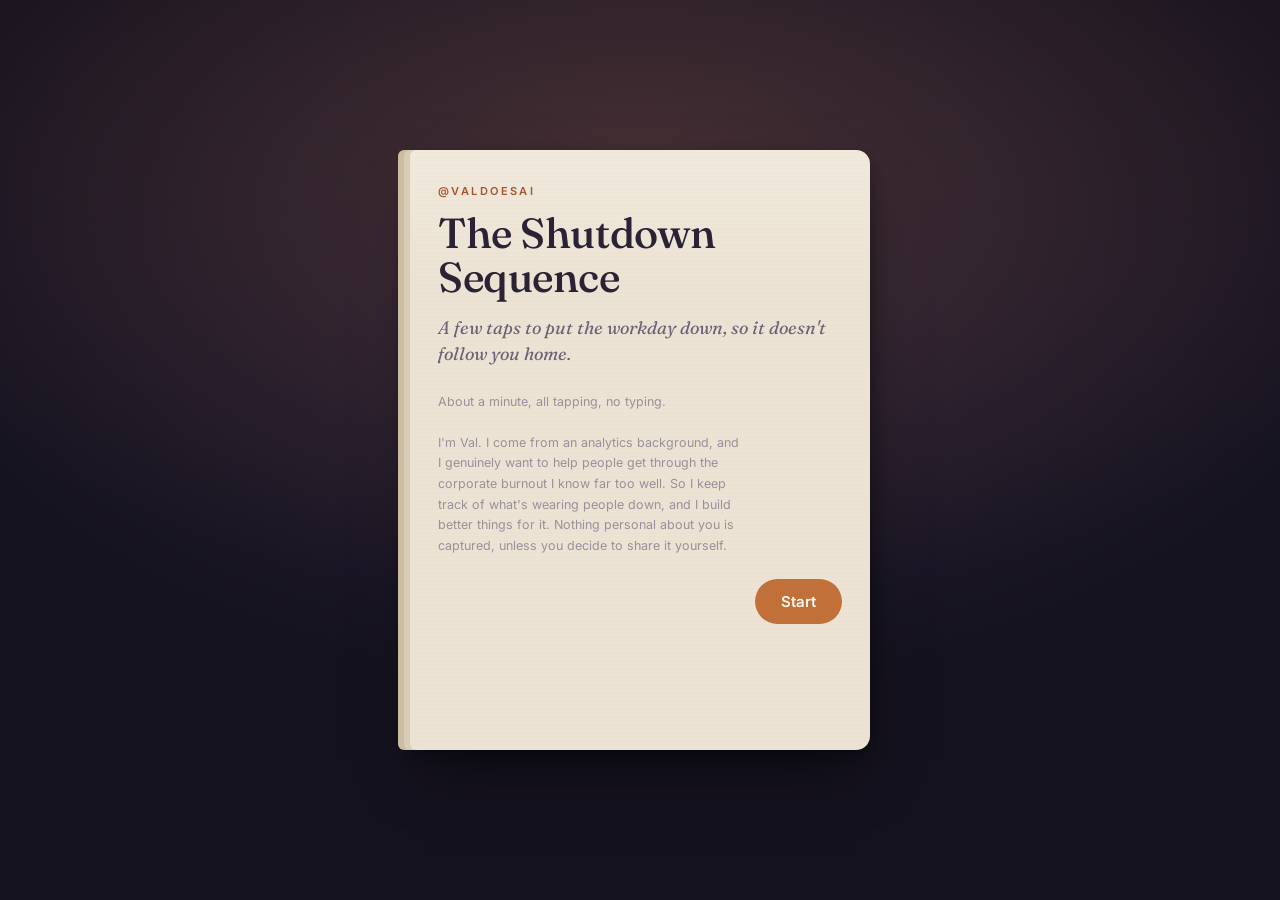
<file: shutdown-sequence/index.html>
<!DOCTYPE html>
<html lang="en">
<head>
<meta charset="UTF-8" />
<meta name="viewport" content="width=device-width, initial-scale=1.0" />
<title>The Shutdown Sequence</title>
<meta name="description" content="A few taps to put the workday down, so it doesn't follow you home." />
<!-- Link preview (Open Graph + Twitter) -->
<meta property="og:type" content="website" />
<meta property="og:url" content="https://valdoesmarketing.com/shutdown-sequence/" />
<meta property="og:title" content="The Shutdown Sequence" />
<meta property="og:description" content="A few taps to put the workday down, so it doesn't follow you home." />
<meta property="og:image" content="https://valdoesmarketing.com/shutdown-sequence/preview.png" />
<meta property="og:image:width" content="1200" />
<meta property="og:image:height" content="630" />
<meta name="twitter:card" content="summary_large_image" />
<meta name="twitter:title" content="The Shutdown Sequence" />
<meta name="twitter:description" content="A few taps to put the workday down, so it doesn't follow you home." />
<meta name="twitter:image" content="https://valdoesmarketing.com/shutdown-sequence/preview.png" />
<link rel="preconnect" href="https://fonts.googleapis.com">
<link rel="preconnect" href="https://fonts.gstatic.com" crossorigin>
<link href="https://fonts.googleapis.com/css2?family=Fraunces:ital,opsz,wght@0,9..144,400;0,9..144,500;0,9..144,600;1,9..144,400;1,9..144,500&family=Inter:wght@400;500;600&display=swap" rel="stylesheet">
<style>
  :root{
    --room:#15121f;--room-glow:#2a2238;--paper:#ece3d4;--ink:#2b2335;
    --ink-soft:#6c6275;--ink-faint:#9a9099;--ember:#c2703a;--ember-deep:#a8552a;--line:#cbbfa9;
  }
  *{box-sizing:border-box;margin:0;padding:0}
  html,body{height:100%}
  body{font-family:'Fraunces',Georgia,serif;background:var(--room);color:var(--ink);min-height:100dvh;display:flex;align-items:center;justify-content:center;padding:20px 14px;-webkit-font-smoothing:antialiased;overflow-x:hidden}
  .room{position:fixed;inset:0;z-index:0;background:radial-gradient(120% 90% at 50% 18%,rgba(194,112,58,0.20),transparent 55%),radial-gradient(100% 80% at 50% 30%,var(--room-glow),transparent 60%),var(--room)}
  .book{position:relative;z-index:1;width:100%;max-width:460px;min-height:600px;background:linear-gradient(180deg,#f1e9dc,var(--paper) 22%);background-color:var(--paper);border-radius:6px 14px 14px 6px;box-shadow:-6px 0 0 0 #d9cdb6,-12px 0 0 0 #cabda3,0 30px 60px -20px rgba(0,0,0,0.6),0 8px 20px rgba(0,0,0,0.35);padding:34px 28px 26px;overflow:hidden}
  .book::before{content:"";position:absolute;inset:0;pointer-events:none;opacity:0.5;background:repeating-linear-gradient(0deg,rgba(120,100,70,0.025) 0 2px,transparent 2px 4px)}
  .pages{position:relative;min-height:540px}
  .page{position:absolute;inset:0;display:flex;flex-direction:column;opacity:0;transform:translateX(22px);pointer-events:none;transition:opacity .5s ease,transform .5s ease}
  .page.is-active{opacity:1;transform:none;pointer-events:auto;position:relative}
  .page.is-left{transform:translateX(-22px)}

  .eyebrow{font-family:'Inter',sans-serif;font-size:11px;letter-spacing:.22em;text-transform:uppercase;color:var(--ember-deep);font-weight:600}
  .marker{font-family:'Inter',sans-serif;font-size:11px;letter-spacing:.16em;color:var(--ink-faint);font-weight:500;display:flex;align-items:center;gap:8px}
  .marker .bar{height:1px;width:26px;background:var(--ember);opacity:.7}

  h1.cover-title{font-family:'Fraunces',serif;font-weight:500;font-size:42px;line-height:1.04;letter-spacing:-0.01em;margin:14px 0 0}
  .cover-sub{font-size:18px;line-height:1.45;color:var(--ink-soft);font-style:italic;margin-top:16px;max-width:34ch}
  .cover-meta{font-family:'Inter',sans-serif;font-size:12.5px;line-height:1.65;color:var(--ink-faint);margin-top:auto;padding-top:24px;max-width:38ch}

  .prompt{font-family:'Fraunces',serif;font-weight:500;font-size:26px;line-height:1.18;letter-spacing:-0.01em;margin-top:14px}
  .helper{font-size:16px;line-height:1.5;color:var(--ink-soft);font-style:italic;margin-top:11px;max-width:36ch}

  .chips{display:flex;flex-wrap:wrap;gap:9px;margin-top:18px}
  .chip{font-family:'Inter',sans-serif;font-size:14px;font-weight:500;color:var(--ink);background:rgba(43,35,53,0.04);border:1.5px solid var(--line);border-radius:999px;padding:9px 15px;cursor:pointer;line-height:1.2;transition:background .15s,border-color .15s,color .15s}
  .chip:hover{border-color:var(--ember)}
  .chip.selected{background:var(--ember);border-color:var(--ember);color:#fff8f0}

  .field-label{font-family:'Inter',sans-serif;font-size:11px;letter-spacing:.14em;text-transform:uppercase;color:var(--ink-faint);font-weight:600;margin:18px 0 6px}
  input.line{width:100%;border:none;outline:none;background:transparent;font-family:'Fraunces',serif;font-size:17px;line-height:1.55;color:var(--ink);padding:6px 0 8px;border-bottom:1.5px solid var(--line)}
  input.line::placeholder{color:var(--ink-faint);font-style:italic;opacity:.8}
  input.line:focus{border-bottom-color:var(--ember)}

  .body-text p{font-family:'Fraunces',serif;font-size:17.5px;line-height:1.58;color:var(--ink);margin-top:14px}
  .body-text p.personal{color:var(--ember-deep);font-style:italic}

  .nav{margin-top:auto;padding-top:22px;display:flex;align-items:center;justify-content:space-between;gap:12px}
  .btn{font-family:'Inter',sans-serif;font-weight:600;font-size:15px;border:none;cursor:pointer;border-radius:999px;padding:13px 26px;transition:transform .15s,background .2s}
  .btn:active{transform:translateY(1px)}
  .btn-primary{background:var(--ember);color:#fff8f0}
  .btn-primary:hover{background:var(--ember-deep)}
  .btn-ghost{background:transparent;color:var(--ink-soft);font-family:'Inter',sans-serif;font-weight:500;font-size:14px;padding:13px 4px;cursor:pointer;border:none}
  .btn-ghost:hover{color:var(--ink)}
  .btn-wide{width:100%;justify-content:center;text-align:center}

  .signup-fine{font-family:'Inter',sans-serif;font-size:12px;color:var(--ink-faint);line-height:1.5;margin-top:12px}
  .err-inline{font-family:'Inter',sans-serif;font-size:13px;color:#a8403a;margin-top:8px;min-height:16px}
  .thanks h2{font-family:'Fraunces',serif;font-weight:500;font-size:28px;line-height:1.15;margin-top:14px}
  .signoff{margin-top:22px;padding-top:18px;border-top:1px solid var(--line);display:flex;align-items:flex-end;justify-content:space-between;gap:12px}
  .signoff .hint{font-size:14.5px;font-style:italic;color:var(--ink-soft);line-height:1.45;max-width:24ch}
  .signoff .handle{font-family:'Inter',sans-serif;font-weight:600;font-size:13px;color:var(--ember-deep);letter-spacing:.02em;white-space:nowrap}

  @media (max-width:420px){.book{padding:30px 22px 22px}h1.cover-title{font-size:36px}.prompt{font-size:23px}}
  @media (prefers-reduced-motion:reduce){.page{transition:none}}
</style>
</head>
<body>
<div class="room"></div>

<main class="book">
  <div class="pages" id="pages">

    <!-- 0 COVER -->
    <section class="page is-active" data-page="0">
      <div class="eyebrow">@valdoesai</div>
      <h1 class="cover-title">The Shutdown<br>Sequence</h1>
      <p class="cover-sub">A few taps to put the workday down, so it doesn't follow you home.</p>
      <div class="cover-meta">
        About a minute, all tapping, no typing.<br><br>
        I'm Val. I come from an analytics background, and I genuinely want to help people get through the corporate burnout I know far too well. So I keep track of what's wearing people down, and I build better things for it. Nothing personal about you is captured, unless you decide to share it yourself.
      </div>
      <div class="nav"><span></span><button class="btn btn-primary" onclick="go(1)">Start</button></div>
    </section>

    <!-- 1 Q1 THE DAY -->
    <section class="page" data-page="1">
      <div class="marker"><span class="bar"></span> The day</div>
      <h2 class="prompt">What made your workday heavy today?</h2>
      <p class="helper">Pick the one that's most true to your day to day.</p>
      <div class="chips" id="day-chips">
        <span class="chip" onclick="toggleChip(this,'day')">Just a stressful, full-on day</span>
        <span class="chip" onclick="toggleChip(this,'day')">Too many meetings</span>
        <span class="chip" onclick="toggleChip(this,'day')">A difficult conversation</span>
        <span class="chip" onclick="toggleChip(this,'day')">A client or stakeholder thing</span>
        <span class="chip" onclick="toggleChip(this,'day')">I feel like I'm underperforming</span>
        <span class="chip" onclick="toggleChip(this,'day')">Got talked over or overlooked</span>
        <span class="chip" onclick="toggleChip(this,'day')">Feedback that wasn't fair</span>
        <span class="chip" onclick="toggleChip(this,'day')">Just tired of all of it</span>
      </div>
      <div class="nav">
        <button class="btn-ghost" onclick="go(0)">Back</button>
        <button class="btn btn-primary" onclick="go(2)">Next</button>
      </div>
    </section>

    <!-- 2 WISDOM (reacts to Q1) -->
    <section class="page" data-page="2">
      <div class="marker"><span class="bar"></span> A thought</div>
      <h2 class="prompt" id="w1-head">&nbsp;</h2>
      <div class="body-text" id="w1-body" style="margin-top:6px;"></div>
      <div class="nav">
        <button class="btn-ghost" onclick="go(1)">Back</button>
        <button class="btn btn-primary" onclick="go(3)">Next</button>
      </div>
    </section>

    <!-- 3 Q2 SORT (multiple choice) -->
    <section class="page" data-page="3">
      <div class="marker"><span class="bar"></span> Sort</div>
      <h2 class="prompt">Be honest. Any of it actually yours?</h2>
      <p class="helper">We tend to take on guilt for so much that was never in our control. So be honest with yourself, but think hard before you answer: what here was actually yours? It's okay to own it if it was. Just don't carry what wasn't.</p>
      <div class="chips" id="sort-chips">
        <span class="chip" onclick="toggleChip(this,'sort')">Honestly, none of it</span>
        <span class="chip" onclick="toggleChip(this,'sort')">Maybe one small thing</span>
        <span class="chip" onclick="toggleChip(this,'sort')">One call I'd redo</span>
        <span class="chip" onclick="toggleChip(this,'sort')">I snapped or went quiet</span>
        <span class="chip" onclick="toggleChip(this,'sort')">I let something slide</span>
        <span class="chip" onclick="toggleChip(this,'sort')">Still can't tell</span>
      </div>
      <div class="nav">
        <button class="btn-ghost" onclick="go(2)">Back</button>
        <button class="btn btn-primary" onclick="go(4)">Next</button>
      </div>
    </section>

    <!-- 4 WISDOM (reacts to Q2) -->
    <section class="page" data-page="4">
      <div class="marker"><span class="bar"></span> A thought</div>
      <h2 class="prompt" id="w2-head">&nbsp;</h2>
      <div class="body-text" id="w2-body" style="margin-top:6px;"></div>
      <div class="nav">
        <button class="btn-ghost" onclick="go(3)">Back</button>
        <button class="btn btn-primary" onclick="go(5)">Next</button>
      </div>
    </section>

    <!-- 5 Q3 LEAVE -->
    <section class="page" data-page="5">
      <div class="marker"><span class="bar"></span> Leave it</div>
      <h2 class="prompt">So what are you leaving at the desk tonight?</h2>
      <p class="helper">Pick the heaviest thing you're carrying, and choose to leave it right here. It'll still be waiting tomorrow if it really matters, I promise.</p>
      <div class="chips" id="leave-chips">
        <span class="chip" onclick="toggleChip(this,'leave')">The replay of that conversation</span>
        <span class="chip" onclick="toggleChip(this,'leave')">Other people's urgency</span>
        <span class="chip" onclick="toggleChip(this,'leave')">The guilt</span>
        <span class="chip" onclick="toggleChip(this,'leave')">The need to fix it tonight</span>
        <span class="chip" onclick="toggleChip(this,'leave')">Honestly, all of it</span>
      </div>
      <div class="nav">
        <button class="btn-ghost" onclick="go(4)">Back</button>
        <button class="btn btn-primary" onclick="go(6)">Next</button>
      </div>
    </section>

    <!-- 6 THE SHUTDOWN (payoff) -->
    <section class="page" data-page="6">
      <div class="marker"><span class="bar"></span> The shutdown</div>
      <h2 class="prompt">How to actually leave it at work</h2>
      <div class="body-text" style="margin-top:8px;">
        <p>So the thing that actually works for me is to close the workday in my head, not just on the screen. Tell yourself, out loud if you need to: it's done and dusted. It doesn't matter tonight. Tomorrow is a new day.</p>
        <p>Your mind will keep poking at the unfinished things until it trusts there's a plan. So promise it this: first thing in the morning, you'll come back to all of it. You'll pick these problems up again then. But for tonight, they're not yours.</p>
        <p>So just wind down and do something for you. Eat something good, talk to the people you love, get outside for ten minutes. And if you've got a little left in the tank, the kindest thing you can do for future you is start thinking about your own exit plan, building a skill that's actually yours. That's what slowly takes the fear out of all of this.</p>
        <p class="personal" id="payoff-personal"></p>
      </div>
      <div class="nav">
        <button class="btn-ghost" onclick="go(5)">Back</button>
        <button class="btn btn-primary" onclick="go(7)">One more thing</button>
      </div>
    </section>

    <!-- 7 TAKEAWAY + PITCH + EMAIL -->
    <section class="page" data-page="7">
      <div id="pitch-view">
        <div class="eyebrow">One more thing</div>
        <h2 class="prompt">Your job is just a job.</h2>
        <div class="body-text" style="margin-top:6px;">
          <p>So here's what I really want you to take from tonight. This is a job. It pays you, but it doesn't get to own how you feel every single evening.</p>
          <p>This little tool you just used? This is exactly the kind of thing you could be building for other people, to help them through nights like this one. And honestly, there's no way you'll convince me you don't have something worth sharing with the world.</p>
          <p>The two skills that actually change things are building and selling. Building is basically handled by AI now, this whole thing was built fully by Claude Code, with no technical background, and that's something anyone can be taught. It really isn't rocket science. Selling is just learning to build an audience and talk about what you make, and it's far less scary than it looks.</p>
          <p>So that's the way out of the burnout, slowly. Something that's actually yours.</p>
        </div>
        <div class="field-label">Email</div>
        <input class="line" id="email" type="email" inputmode="email" placeholder="you@wherever.com" />
        <div class="err-inline" id="email-err"></div>
        <div class="signup-fine">If any of this speaks to you, leave your email and I'll reach out with how to actually start. I'll only ever send useful things, no spam, and you can leave whenever.</div>
        <div class="nav">
          <button class="btn-ghost" onclick="skipPitch()">Maybe later</button>
          <button class="btn btn-primary" onclick="signup()">Show me how</button>
        </div>
      </div>

      <div id="thanks-view" class="thanks" style="display:none;">
        <div class="eyebrow">@valdoesai</div>
        <h2 id="thanks-line">You're on the list.</h2>
        <div class="body-text"><p id="thanks-sub">For now, close the day in your head. It's done and dusted, and tomorrow is a brand new one.</p></div>
        <div class="signoff">
          <span class="hint">It'll all still be there tomorrow.</span>
          <span class="handle">@valdoesai</span>
        </div>
        <div class="nav"><button class="btn-ghost" onclick="resetAll()">Start over</button><span></span></div>
      </div>
    </section>

  </div>
</main>

<script>
  /* ====== CAPTURE SETTINGS ======
     Paste your Google Apps Script Web App URL between the quotes (ends in /exec).
     It appends each submission as a row in your Google Sheet. Empty = demo mode
     (logs to console, nothing sent).

     Two events are sent:
       'reflection': fired when they reach the shutdown page. Tags only, NO email.
                     This is your research data even from people who never sign up.
       'signup': fired when they submit an email. Tags + email. */
  var CAPTURE_URL = "https://script.google.com/macros/s/AKfycbyMooidhZQsOxYBbvWJ8EhNx8ETaHU0U4wgOx5f7sIG8_VjQ4SQcyYrHivPsLQX2gqZgg/exec";

  var sel = { day:new Set(), sort:new Set(), leave:new Set() };
  var SINGLE = { day:true, sort:true, leave:true };
  var pages = document.querySelectorAll('.page');
  var reflectionSent = false;
  /* one id per run, so a signup updates that run's row instead of adding a new one */
  function newSid(){ return Date.now().toString(36) + Math.random().toString(36).slice(2,8); }
  var sid = newSid();

  var WISDOM_DAY = {
    "Just a stressful, full-on day": {head:"A full-on day.", body:[
      "So today was just a lot. All of it at once, no real gap to breathe. I work in presales, high target, high demand, so I know that exact feeling of reaching the evening completely wrung out.",
      "But here's the thing, you did it. You actually got through all of it. Even if tomorrow looks just as full, tonight you're allowed to stop. Eat something nice, talk to someone you love, let the day be over."]},
    "Too many meetings": {head:"Too many meetings.", body:[
      "So you spent the whole day in back to back calls, and now it's evening and your head is somehow still in the room. I get it, in presales some days are just meetings stacked on meetings.",
      "But they're done now. Every single one already happened, and they don't need you replaying them all night. Let them stay where they ended, and give yourself the evening back."]},
    "A difficult conversation": {head:"That conversation.", body:[
      "So there was a conversation today that's still sitting heavy with you. The kind you keep turning over, wishing you'd said it differently.",
      "For me those are the ones that follow me home the most. But it already happened, and you can't say it again tonight, no matter how many times you rehearse it. You're allowed to set it down and come back with a clearer head tomorrow."]},
    "A client or stakeholder thing": {head:"The client thing.", body:[
      "So something with a client or a stakeholder got under your skin today. When it's someone you answer to, it feels so much bigger and louder than it usually turns out to be.",
      "But most of these things sort themselves out on their own, and they rarely deserve your whole evening. You carried it all day. Tonight you get to put it down."]},
    "I feel like I'm underperforming": {head:"Underperforming.", body:[
      "So you're sitting with that horrible feeling that you're not doing enough, or not good enough. I've spent so many evenings right there, convinced I was falling behind everyone around me.",
      "But one hard day is not the measure of you, and tired you at the end of it is honestly the worst judge of your work. Sleep first. You can look again tomorrow when you're not running on empty."]},
    "Got talked over or overlooked": {head:"Talked over.", body:[
      "So you showed up, you had things to say, and somehow you got talked over, or just missed. That stings in a really particular way, and it's okay that it does.",
      "But being unheard for one day doesn't make you any smaller. A loud room says more about the room than about you. Your worth didn't drop because someone didn't look up."]},
    "Feedback that wasn't fair": {head:"Unfair feedback.", body:[
      "So you got feedback today that just didn't land right, that felt unfair, or like it missed who you actually are. It stings because some part of you is sitting there checking whether it's true.",
      "For me, that checking is the exhausting bit. So check it, honestly, and once you've decided it wasn't fair, you're allowed to put it down and stop carrying it for them."]},
    "Just tired of all of it": {head:"Tired of all of it.", body:[
      "So it's not one big thing, it's all of it. The whole shape of it, day after day. I've felt that exact tiredness, the kind that isn't really about today at all.",
      "That feeling is telling you something real. It's the gap between the work you're doing and the work that would actually feel like yours. It's worth listening to, just not tonight. Tonight, you rest."]}
  };
  var WISDOM_DAY_FALLBACK = {head:"Whatever today was.", body:[
    "So whatever it was today, it got to you, and that's completely allowed. We carry so much more home from work than we ever admit to.",
    "But it doesn't get to ride home with you tonight. It'll keep till morning, and honestly, most of it won't even be there when you look again."]};

  function go(n){
    pages.forEach(function(p){
      var idx = parseInt(p.dataset.page,10);
      p.classList.remove('is-active','is-left');
      if(idx === n) p.classList.add('is-active');
      else if(idx < n) p.classList.add('is-left');
    });
    if(n === 2) renderWisdomDay();
    if(n === 4) renderWisdomSort();
    if(n === 6){ renderPayoff(); sendReflection(); }
    var book = document.querySelector('.book'); if(book) book.scrollTop = 0;
    window.scrollTo(0,0);
  }

  function toggleChip(el, group){
    var label = el.textContent.trim();
    if(SINGLE[group]){
      if(sel[group].has(label)){ sel[group].clear(); el.classList.remove('selected'); return; }
      sel[group].clear();
      el.parentNode.querySelectorAll('.chip').forEach(function(c){ c.classList.remove('selected'); });
      sel[group].add(label); el.classList.add('selected');
      return;
    }
    if(sel[group].has(label)){ sel[group].delete(label); el.classList.remove('selected'); }
    else { sel[group].add(label); el.classList.add('selected'); }
  }
  function val(id){ var e=document.getElementById(id); return e?e.value.trim():''; }

  function renderWisdomDay(){
    var first = Array.from(sel.day)[0];
    var w = (first && WISDOM_DAY[first]) ? WISDOM_DAY[first] : WISDOM_DAY_FALLBACK;
    document.getElementById('w1-head').textContent = w.head;
    var body = document.getElementById('w1-body');
    body.innerHTML = '';
    w.body.forEach(function(t){ var p=document.createElement('p'); p.textContent=t; body.appendChild(p); });
  }

  function renderWisdomSort(){
    var owned = Array.from(sel.sort).some(function(t){
      return ["Maybe one small thing","One call I'd redo","I snapped or went quiet","I let something slide"].indexOf(t) !== -1;
    });
    var head, body;
    if(owned){
      head = "Alright, that part's yours.";
      body = [
        "So there's one thing you'd genuinely do differently, and you're brave enough to actually name it. That kind of honesty, at the end of a long day, is rare and it matters.",
        "So own that one thing, decide how you'll handle it tomorrow, and then let all the rest go. The rest was never yours to drag home with you tonight."];
    } else {
      head = "Then it wasn't yours to hold.";
      body = [
        "So when you really look at it, most of what made today heavy was never actually yours to fix. You just happened to be there when it landed.",
        "For me, that's the hardest one to accept, because we're so quick to take the blame for things that were never in our hands. But this weight isn't yours, and it doesn't get a place in your evening."];
    }
    document.getElementById('w2-head').textContent = head;
    var el = document.getElementById('w2-body');
    el.innerHTML = '';
    body.forEach(function(t){ var p=document.createElement('p'); p.textContent=t; el.appendChild(p); });
  }

  function renderPayoff(){
    var leave = Array.from(sel.leave);
    var line = '';
    if(leave.length){
      var first = leave[0].replace(/^The /,'the ').replace(/^Honestly, all of it$/,'all of it');
      line = 'So you said you’re leaving ' + first + ' tonight. Then leave it, properly. It’ll be right there tomorrow if it really matters, and most of the time, it won’t be.';
    } else {
      line = 'So whatever it was, it doesn’t get to come home with you tonight. It’ll keep till morning, I promise.';
    }
    var owned = Array.from(sel.sort).some(function(t){
      return ["Maybe one small thing","One call I'd redo","I snapped or went quiet","I let something slide"].indexOf(t) !== -1;
    });
    if(owned){ line += ' And that one thing you owned? Note how you’ll handle it tomorrow, then let even that wait. You’ve earned the evening.'; }
    document.getElementById('payoff-personal').textContent = line;
  }

  function send(payload){
    if(!CAPTURE_URL){ console.log('[capture demo]', payload); return; }
    /* text/plain keeps it a "simple" request so the browser skips the CORS
       preflight that Apps Script can't answer. Fire and forget. */
    try{ fetch(CAPTURE_URL,{method:'POST',keepalive:true,headers:{'Content-Type':'text/plain;charset=utf-8'},body:JSON.stringify(payload)}).catch(function(){}); }catch(e){}
  }
  function sendReflection(){
    if(reflectionSent) return;
    reflectionSent = true;
    send({
      event:'reflection', ts:new Date().toISOString(), sid:sid,
      day_tags:Array.from(sel.day),
      sort_tags:Array.from(sel.sort),
      leave_tags:Array.from(sel.leave)
    });
  }

  function validEmail(e){ return /^[^\s@]+@[^\s@]+\.[^\s@]+$/.test(e); }

  function signup(){
    var email = val('email');
    var err = document.getElementById('email-err');
    if(!validEmail(email)){ err.textContent = 'That email doesn’t look right. Mind checking it?'; return; }
    err.textContent = '';
    send({
      event:'signup', ts:new Date().toISOString(), sid:sid, email:email,
      day_tags:Array.from(sel.day), sort_tags:Array.from(sel.sort), leave_tags:Array.from(sel.leave)
    });
    showThanks('You’re on the list.', 'I’ll reach out with how to actually start building things like this. For now, close the day in your head. It’s done and dusted, and tomorrow is a brand new one.');
  }
  function skipPitch(){
    showThanks('No worries at all.', 'For now, just close the day in your head. It’s done and dusted, it doesn’t matter tonight, and tomorrow is a brand new one. Go do something kind for yourself.');
  }
  function showThanks(line, sub){
    document.getElementById('pitch-view').style.display='none';
    document.getElementById('thanks-line').textContent = line;
    document.getElementById('thanks-sub').textContent = sub;
    document.getElementById('thanks-view').style.display='block';
  }

  function resetAll(){
    sel={day:new Set(),sort:new Set(),leave:new Set()};
    reflectionSent=false;
    sid=newSid();
    document.querySelectorAll('.chip').forEach(function(c){c.classList.remove('selected');});
    var e=document.getElementById('email'); if(e) e.value='';
    document.getElementById('email-err').textContent='';
    document.getElementById('thanks-view').style.display='none';
    document.getElementById('pitch-view').style.display='block';
    go(0);
  }
</script>
</body>
</html>
</file>
